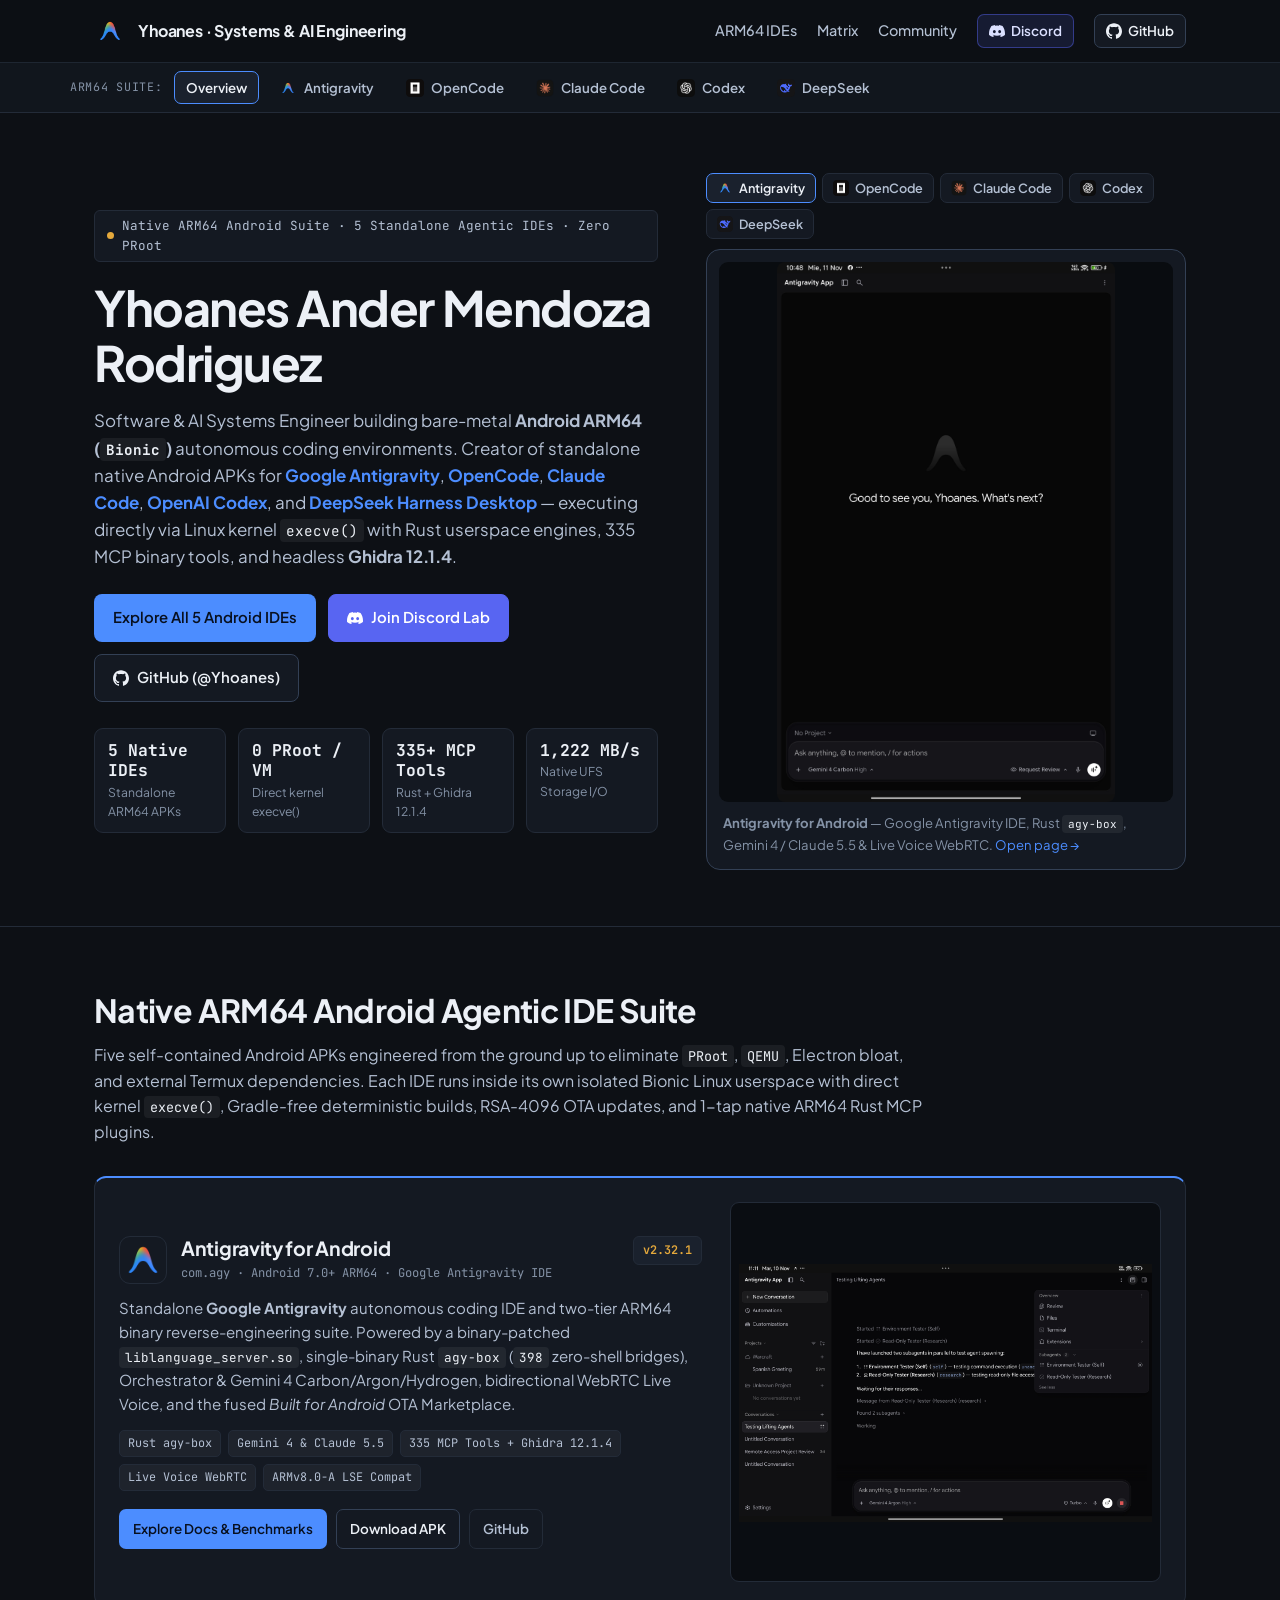
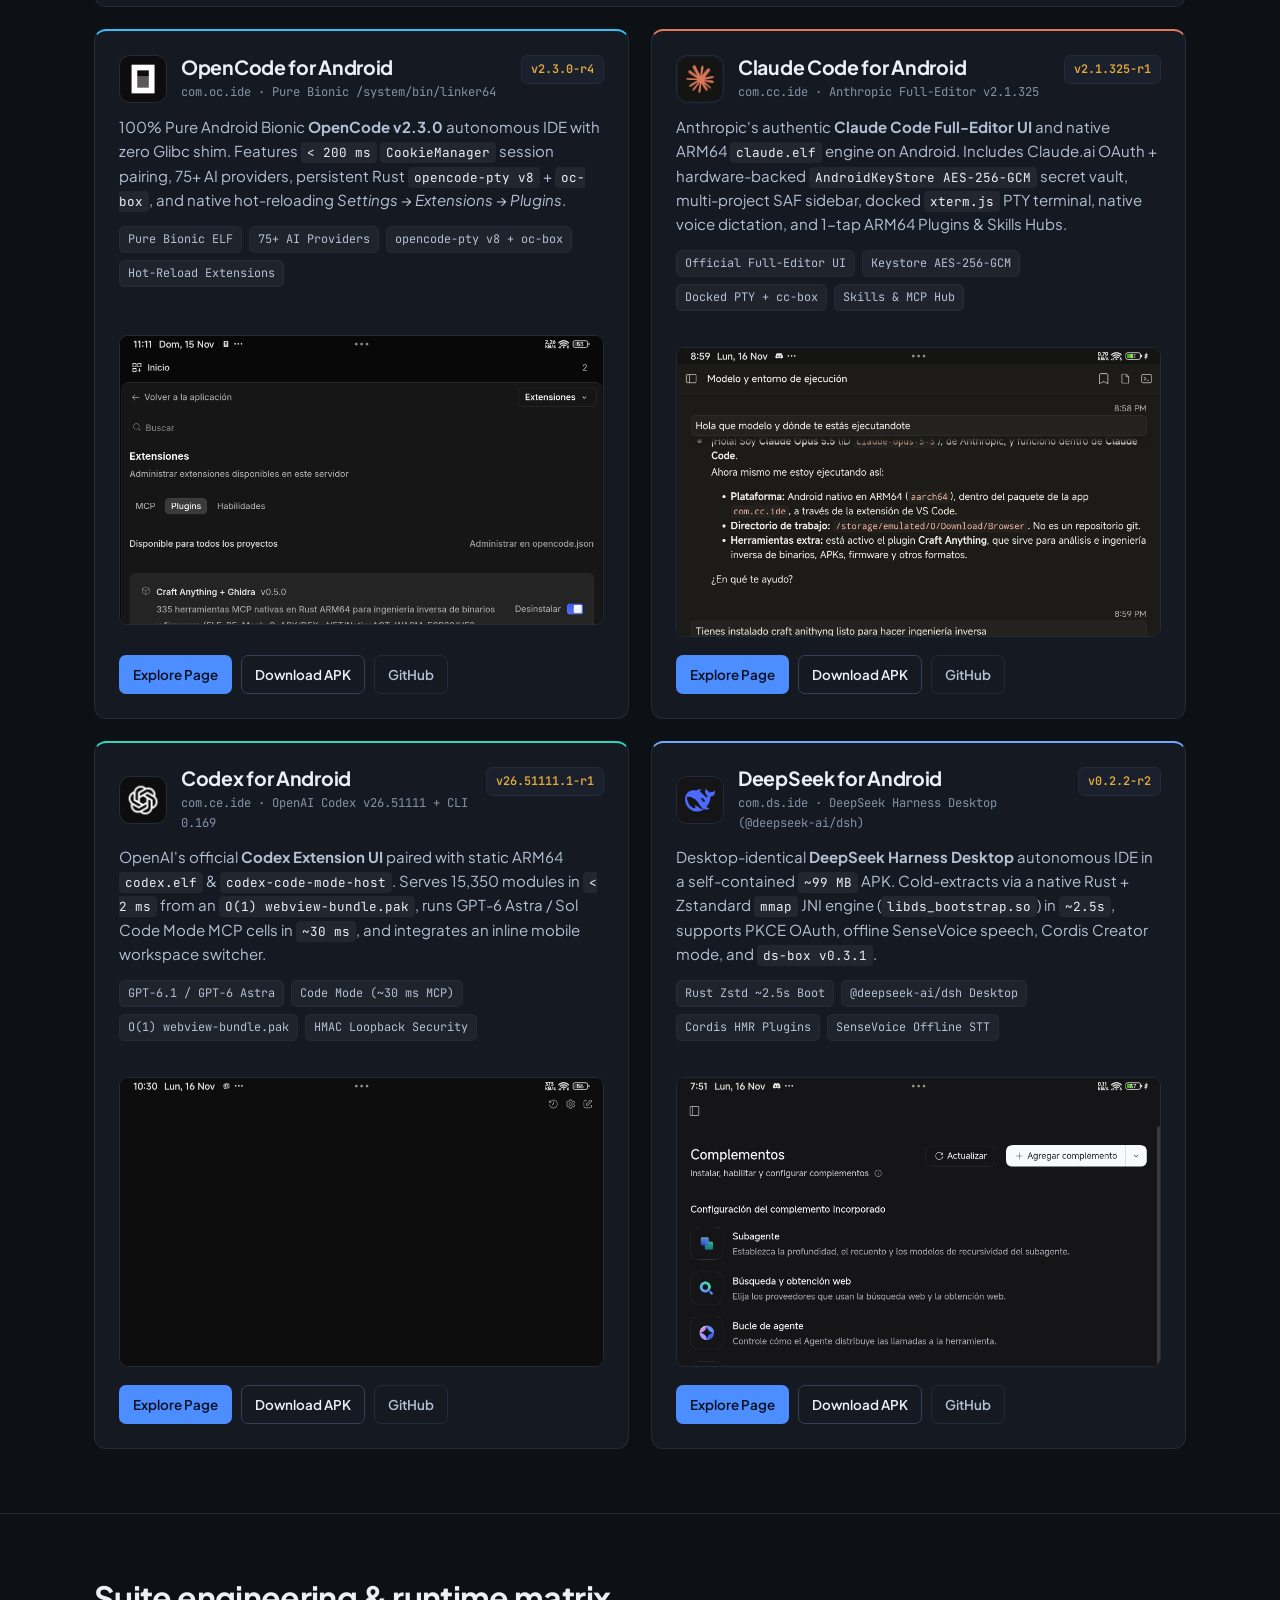
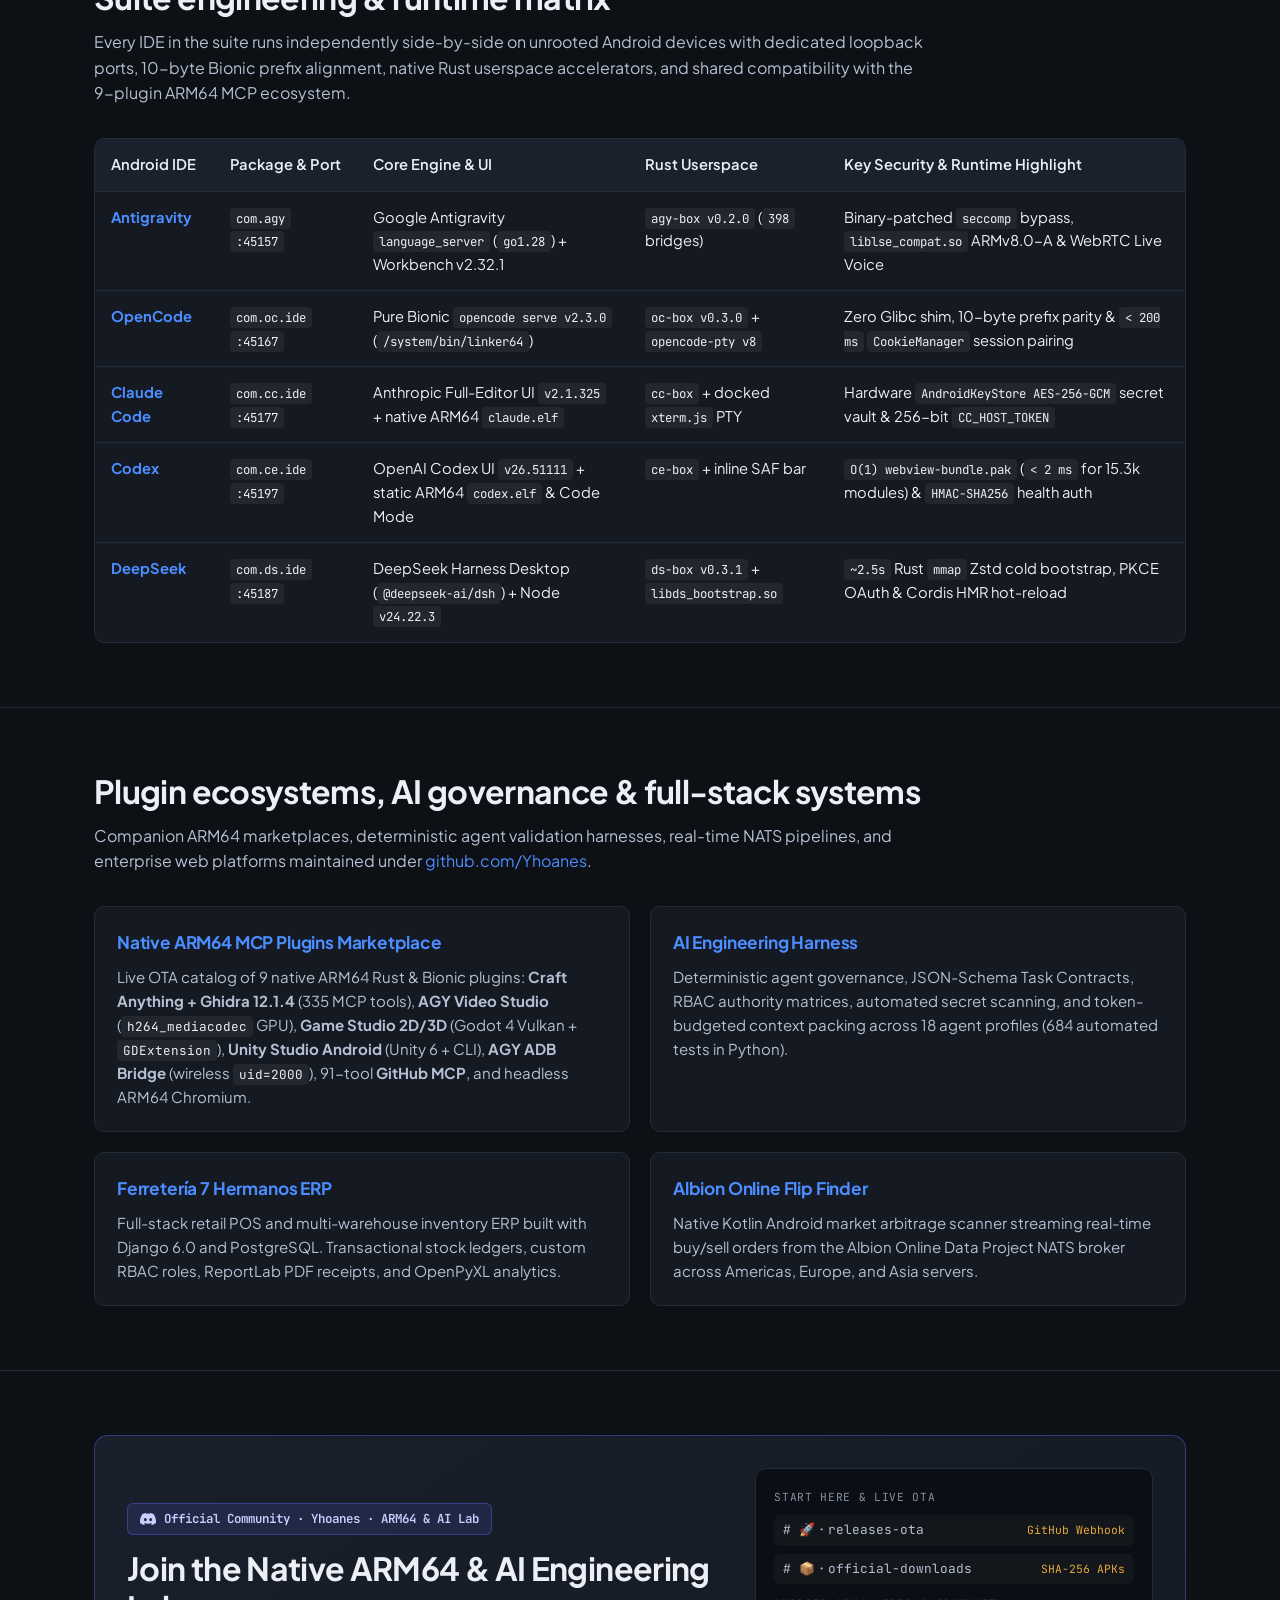
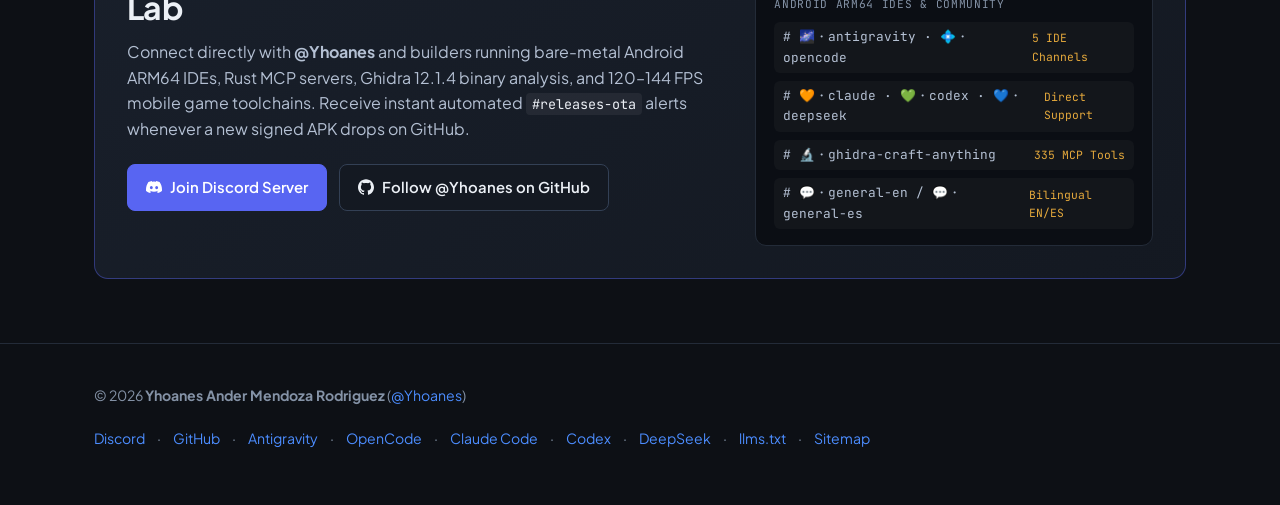
<file: index.html>
<!DOCTYPE html>
<html lang="en">
<head>
  <meta charset="utf-8" />
  <meta name="viewport" content="width=device-width, initial-scale=1" />
  <meta name="google-site-verification" content="DgvjRDzGBHEDhDBqfUjo9qhoZBdBrGkTyBmM5uWyEOc" />
  <title>Yhoanes — Native ARM64 Android Agentic IDEs (Antigravity, OpenCode, Claude Code, Codex &amp; DeepSeek)</title>
  <meta name="description" content="Official engineering hub of Yhoanes (Yhoanes Ander Mendoza Rodriguez): creator of standalone Native ARM64 Android APKs for Google Antigravity, OpenCode, Anthropic Claude Code, OpenAI Codex, and DeepSeek Harness Desktop — zero PRoot, Rust Bionic runtimes, 335 MCP binary tools &amp; Ghidra 12.1.4." />
  <meta name="keywords" content="Yhoanes, Antigravity for Android, OpenCode for Android, Claude Code for Android, Codex for Android, DeepSeek for Android, DeepSeek Desktop Android, Native ARM64 IDE APK, Bionic Linux Android, Ghidra 12.1.4 Android, Craft Anything MCP" />
  <meta name="author" content="Yhoanes Ander Mendoza Rodriguez" />
  <link rel="canonical" href="https://yhoanes.github.io/" />
  <link rel="alternate" type="text/plain" title="LLM Documentation" href="https://yhoanes.github.io/llms.txt" />
  <link rel="icon" type="image/png" href="antigravity-android/assets/logo.png" />

  <meta property="og:type" content="website" />
  <meta property="og:site_name" content="Yhoanes · Native ARM64 Systems &amp; AI Engineering" />
  <meta property="og:title" content="Yhoanes — Native ARM64 Android Suite: Antigravity, OpenCode, Claude Code, Codex &amp; DeepSeek" />
  <meta property="og:description" content="Five standalone bare-metal Android ARM64 autonomous coding IDEs engineered without PRoot or Electron: Rust Bionic runtimes, 335 MCP reverse-engineering tools, native Ghidra 12.1.4, and 1-tap OTA APKs." />
  <meta property="og:url" content="https://yhoanes.github.io/" />
  <meta property="og:image" content="https://yhoanes.github.io/antigravity-android/assets/hero_home.jpg" />

  <meta name="twitter:card" content="summary_large_image" />
  <meta name="twitter:title" content="Yhoanes — Native ARM64 Android Agentic IDE Suite" />
  <meta name="twitter:description" content="Standalone native ARM64 Android APKs for Google Antigravity, OpenCode, Claude Code, OpenAI Codex &amp; DeepSeek Desktop. Zero PRoot overhead." />
  <meta name="twitter:image" content="https://yhoanes.github.io/antigravity-android/assets/hero_home.jpg" />

  <link rel="preconnect" href="https://fonts.googleapis.com" />
  <link rel="preconnect" href="https://fonts.gstatic.com" crossorigin />
  <link href="https://fonts.googleapis.com/css2?family=JetBrains+Mono:wght@400;600&amp;family=Plus+Jakarta+Sans:wght@400;500;600;700&amp;display=swap" rel="stylesheet" />
  <link rel="stylesheet" href="styles.css" />

  <script type="application/ld+json">
  {
    "@context": "https://schema.org",
    "@graph": [
      {
        "@type": "Person",
        "@id": "https://yhoanes.github.io/#person",
        "name": "Yhoanes Ander Mendoza Rodriguez",
        "alternateName": "Yhoanes",
        "url": "https://yhoanes.github.io/",
        "sameAs": [
          "https://github.com/Yhoanes",
          "https://discord.gg/BuMGkGCtBv"
        ],
        "jobTitle": "Software & AI Systems Engineer",
        "knowsAbout": [
          "Google Antigravity",
          "OpenCode",
          "Anthropic Claude Code",
          "OpenAI Codex",
          "DeepSeek Harness Desktop",
          "Android ARM64 Bionic Systems",
          "AI Agent Orchestration & Model Context Protocol (MCP)",
          "Binary Reverse Engineering (Ghidra 12.1.4 & Rust)",
          "Django & PostgreSQL",
          "Kotlin & Java Android Engineering"
        ]
      },
      {
        "@type": "ItemList",
        "name": "Native ARM64 Android IDEs & Open-Source Software by Yhoanes",
        "itemListElement": [
          {
            "@type": "ListItem",
            "position": 1,
            "url": "https://yhoanes.github.io/antigravity-android/",
            "name": "Antigravity for Android"
          },
          {
            "@type": "ListItem",
            "position": 2,
            "url": "https://yhoanes.github.io/opencode-android/",
            "name": "OpenCode for Android"
          },
          {
            "@type": "ListItem",
            "position": 3,
            "url": "https://yhoanes.github.io/claude-android/",
            "name": "Claude Code for Android"
          },
          {
            "@type": "ListItem",
            "position": 4,
            "url": "https://yhoanes.github.io/codex-android/",
            "name": "Codex for Android"
          },
          {
            "@type": "ListItem",
            "position": 5,
            "url": "https://yhoanes.github.io/deepseek-android/",
            "name": "DeepSeek for Android (Harness Desktop)"
          },
          {
            "@type": "ListItem",
            "position": 6,
            "url": "https://github.com/Yhoanes/antigravity-android-plugins",
            "name": "Android Native ARM64 MCP Plugins Marketplace"
          },
          {
            "@type": "ListItem",
            "position": 7,
            "url": "https://github.com/Yhoanes/ai-engineering-harness",
            "name": "AI Engineering Harness"
          },
          {
            "@type": "ListItem",
            "position": 8,
            "url": "https://github.com/Yhoanes/ferreteria-7-hermanos",
            "name": "Ferretería 7 Hermanos Retail POS & Inventory ERP"
          },
          {
            "@type": "ListItem",
            "position": 9,
            "url": "https://github.com/Yhoanes/albion-flip-finder",
            "name": "Albion Online Flip Finder for Android"
          }
        ]
      }
    ]
  }
  </script>
</head>
<body>

  <header class="site-header">
    <div class="container header-inner">
      <a class="brand" href="https://yhoanes.github.io/">
        <img src="antigravity-android/assets/logo.png" alt="Yhoanes Engineering" width="32" height="32" />
        <span>Yhoanes &middot; Systems &amp; AI Engineering</span>
      </a>
      <nav class="nav-links" aria-label="Primary">
        <a href="#android-ides">ARM64 IDEs</a>
        <a href="#architecture-matrix">Matrix</a>
        <a href="#community">Community</a>
        <a class="nav-social-pill nav-social-pill--discord" href="https://discord.gg/BuMGkGCtBv" target="_blank" rel="noopener">
          <svg class="icon-svg" viewBox="0 0 24 24" aria-hidden="true"><path d="M20.317 4.37a19.791 19.791 0 0 0-4.885-1.515.074.074 0 0 0-.079.037c-.21.375-.444.864-.608 1.25a18.27 18.27 0 0 0-5.487 0 12.64 12.64 0 0 0-.617-1.25.077.077 0 0 0-.079-.037A19.736 19.736 0 0 0 3.677 4.37a.07.07 0 0 0-.032.027C.533 9.046-.32 13.58.099 18.057a.082.082 0 0 0 .031.057 19.9 19.9 0 0 0 5.993 3.03.078.078 0 0 0 .084-.028c.462-.63.874-1.295 1.226-1.994a.076.076 0 0 0-.041-.106 13.107 13.107 0 0 1-1.872-.892.077.077 0 0 1-.008-.128 10.2 10.2 0 0 0 .372-.292.074.074 0 0 1 .077-.01c3.928 1.793 8.18 1.793 12.062 0a.074.074 0 0 1 .078.01c.12.098.246.198.373.292a.077.077 0 0 1-.006.127 12.299 12.299 0 0 1-1.873.892.077.077 0 0 0-.041.107c.36.698.772 1.362 1.225 1.993a.076.076 0 0 0 .084.028 19.839 19.839 0 0 0 6.002-3.03.077.077 0 0 0 .032-.054c.5-5.177-.838-9.674-3.549-13.66a.061.061 0 0 0-.031-.03zM8.02 15.33c-1.183 0-2.157-1.085-2.157-2.419 0-1.333.956-2.419 2.157-2.419 1.21 0 2.176 1.096 2.157 2.42 0 1.333-.956 2.418-2.157 2.418zm7.975 0c-1.183 0-2.157-1.085-2.157-2.419 0-1.333.955-2.419 2.157-2.419 1.21 0 2.176 1.096 2.157 2.42 0 1.333-.946 2.418-2.157 2.418z"/></svg> Discord
        </a>
        <a class="nav-social-pill" href="https://github.com/Yhoanes" target="_blank" rel="noopener">
          <svg class="icon-svg" viewBox="0 0 24 24" aria-hidden="true"><path d="M12 .297c-6.63 0-12 5.373-12 12 0 5.303 3.438 9.8 8.205 11.385.6.113.82-.258.82-.577 0-.285-.01-1.04-.015-2.04-3.338.724-4.042-1.61-4.042-1.61C4.422 18.07 3.633 17.7 3.633 17.7c-1.087-.744.084-.729.084-.729 1.205.084 1.838 1.236 1.838 1.236 1.07 1.835 2.809 1.305 3.495.998.108-.776.417-1.305.76-1.605-2.665-.3-5.466-1.332-5.466-5.93 0-1.31.465-2.38 1.235-3.22-.135-.303-.54-1.523.105-3.176 0 0 1.005-.322 3.3 1.23.96-.267 1.98-.399 3-.405 1.02.006 2.04.138 3 .405 2.28-1.552 3.285-1.23 3.285-1.23.645 1.653.24 2.873.12 3.176.765.84 1.23 1.91 1.23 3.22 0 4.61-2.805 5.625-5.475 5.92.42.36.81 1.096.81 2.22 0 1.606-.015 2.896-.015 3.286 0 .315.21.69.825.57C20.565 22.092 24 17.592 24 12.297c0-6.627-5.373-12-12-12"/></svg> GitHub
        </a>
      </nav>
    </div>
    <div class="suite-bar">
      <div class="container suite-bar-inner" aria-label="Android ARM64 IDE Suite">
        <span class="suite-label">ARM64 Suite:</span>
        <a class="suite-pill" href="https://yhoanes.github.io/" aria-current="page">Overview</a>
        <a class="suite-pill" href="antigravity-android/">
          <img src="antigravity-android/assets/logo.png" alt="" width="18" height="18" />
          Antigravity
        </a>
        <a class="suite-pill" href="opencode-android/">
          <img src="opencode-android/assets/logo.png" alt="" width="18" height="18" />
          OpenCode
        </a>
        <a class="suite-pill" href="claude-android/">
          <img src="claude-android/assets/logo.png" alt="" width="18" height="18" />
          Claude Code
        </a>
        <a class="suite-pill" href="codex-android/">
          <img src="codex-android/assets/logo.png" alt="" width="18" height="18" />
          Codex
        </a>
        <a class="suite-pill" href="deepseek-android/">
          <img src="deepseek-android/assets/logo.png" alt="" width="18" height="18" />
          DeepSeek
        </a>
      </div>
    </div>
  </header>

  <main>
    <!-- Hero -->
    <section class="hero">
      <div class="container hero-grid">
        <div>
          <div class="version-pill">
            <span class="version-dot" aria-hidden="true"></span>
            <span>Native ARM64 Android Suite &middot; 5 Standalone Agentic IDEs &middot; Zero PRoot</span>
          </div>
          <h1>Yhoanes Ander Mendoza Rodriguez</h1>
          <p class="hero-lead">
            Software &amp; AI Systems Engineer building bare-metal <strong>Android ARM64 (<code>Bionic</code>)</strong> autonomous coding environments. Creator of standalone native Android APKs for <a href="antigravity-android/"><strong>Google Antigravity</strong></a>, <a href="opencode-android/"><strong>OpenCode</strong></a>, <a href="claude-android/"><strong>Claude Code</strong></a>, <a href="codex-android/"><strong>OpenAI Codex</strong></a>, and <a href="deepseek-android/"><strong>DeepSeek Harness Desktop</strong></a> — executing directly via Linux kernel <code>execve()</code> with Rust userspace engines, 335 MCP binary tools, and headless <strong>Ghidra 12.1.4</strong>.
          </p>
          <div class="cta-row">
            <a class="btn btn-primary" href="#android-ides">
              Explore All 5 Android IDEs
            </a>
            <a class="btn btn-discord" href="https://discord.gg/BuMGkGCtBv" target="_blank" rel="noopener">
              <svg class="icon-svg" viewBox="0 0 24 24" aria-hidden="true"><path d="M20.317 4.37a19.791 19.791 0 0 0-4.885-1.515.074.074 0 0 0-.079.037c-.21.375-.444.864-.608 1.25a18.27 18.27 0 0 0-5.487 0 12.64 12.64 0 0 0-.617-1.25.077.077 0 0 0-.079-.037A19.736 19.736 0 0 0 3.677 4.37a.07.07 0 0 0-.032.027C.533 9.046-.32 13.58.099 18.057a.082.082 0 0 0 .031.057 19.9 19.9 0 0 0 5.993 3.03.078.078 0 0 0 .084-.028c.462-.63.874-1.295 1.226-1.994a.076.076 0 0 0-.041-.106 13.107 13.107 0 0 1-1.872-.892.077.077 0 0 1-.008-.128 10.2 10.2 0 0 0 .372-.292.074.074 0 0 1 .077-.01c3.928 1.793 8.18 1.793 12.062 0a.074.074 0 0 1 .078.01c.12.098.246.198.373.292a.077.077 0 0 1-.006.127 12.299 12.299 0 0 1-1.873.892.077.077 0 0 0-.041.107c.36.698.772 1.362 1.225 1.993a.076.076 0 0 0 .084.028 19.839 19.839 0 0 0 6.002-3.03.077.077 0 0 0 .032-.054c.5-5.177-.838-9.674-3.549-13.66a.061.061 0 0 0-.031-.03zM8.02 15.33c-1.183 0-2.157-1.085-2.157-2.419 0-1.333.956-2.419 2.157-2.419 1.21 0 2.176 1.096 2.157 2.42 0 1.333-.956 2.418-2.157 2.418zm7.975 0c-1.183 0-2.157-1.085-2.157-2.419 0-1.333.955-2.419 2.157-2.419 1.21 0 2.176 1.096 2.157 2.42 0 1.333-.946 2.418-2.157 2.418z"/></svg> Join Discord Lab
            </a>
            <a class="btn btn-secondary" href="https://github.com/Yhoanes" target="_blank" rel="noopener">
              <svg class="icon-svg" viewBox="0 0 24 24" aria-hidden="true"><path d="M12 .297c-6.63 0-12 5.373-12 12 0 5.303 3.438 9.8 8.205 11.385.6.113.82-.258.82-.577 0-.285-.01-1.04-.015-2.04-3.338.724-4.042-1.61-4.042-1.61C4.422 18.07 3.633 17.7 3.633 17.7c-1.087-.744.084-.729.084-.729 1.205.084 1.838 1.236 1.838 1.236 1.07 1.835 2.809 1.305 3.495.998.108-.776.417-1.305.76-1.605-2.665-.3-5.466-1.332-5.466-5.93 0-1.31.465-2.38 1.235-3.22-.135-.303-.54-1.523.105-3.176 0 0 1.005-.322 3.3 1.23.96-.267 1.98-.399 3-.405 1.02.006 2.04.138 3 .405 2.28-1.552 3.285-1.23 3.285-1.23.645 1.653.24 2.873.12 3.176.765.84 1.23 1.91 1.23 3.22 0 4.61-2.805 5.625-5.475 5.92.42.36.81 1.096.81 2.22 0 1.606-.015 2.896-.015 3.286 0 .315.21.69.825.57C20.565 22.092 24 17.592 24 12.297c0-6.627-5.373-12-12-12"/></svg> GitHub (@Yhoanes)
            </a>
          </div>

          <div class="stats-strip" aria-label="Suite engineering highlights">
            <div class="stat-chip">
              <strong>5 Native IDEs</strong>
              <span>Standalone ARM64 APKs</span>
            </div>
            <div class="stat-chip">
              <strong>0 PRoot / VM</strong>
              <span>Direct kernel execve()</span>
            </div>
            <div class="stat-chip">
              <strong>335+ MCP Tools</strong>
              <span>Rust + Ghidra 12.1.4</span>
            </div>
            <div class="stat-chip">
              <strong>1,222 MB/s</strong>
              <span>Native UFS Storage I/O</span>
            </div>
          </div>
        </div>

        <div>
          <div class="hero-preview-tabs" role="tablist" aria-label="Preview Android IDEs">
            <button type="button" class="preview-pill" role="tab" aria-selected="true" aria-controls="hero-panel-agy" id="hero-tab-agy">
              <img src="antigravity-android/assets/logo.png" alt="" width="16" height="16" /> Antigravity
            </button>
            <button type="button" class="preview-pill" role="tab" aria-selected="false" aria-controls="hero-panel-oc" id="hero-tab-oc">
              <img src="opencode-android/assets/logo.png" alt="" width="16" height="16" /> OpenCode
            </button>
            <button type="button" class="preview-pill" role="tab" aria-selected="false" aria-controls="hero-panel-cc" id="hero-tab-cc">
              <img src="claude-android/assets/logo.png" alt="" width="16" height="16" /> Claude Code
            </button>
            <button type="button" class="preview-pill" role="tab" aria-selected="false" aria-controls="hero-panel-ce" id="hero-tab-ce">
              <img src="codex-android/assets/logo.png" alt="" width="16" height="16" /> Codex
            </button>
            <button type="button" class="preview-pill" role="tab" aria-selected="false" aria-controls="hero-panel-ds" id="hero-tab-ds">
              <img src="deepseek-android/assets/logo.png" alt="" width="16" height="16" /> DeepSeek
            </button>
          </div>

          <div class="device-frame tab-panel" id="hero-panel-agy" role="tabpanel" aria-labelledby="hero-tab-agy">
            <a class="device-screen" href="antigravity-android/" aria-label="Open Antigravity for Android documentation">
              <img src="antigravity-android/assets/hero_home.jpg" alt="Antigravity for Android autonomous workspace" width="1800" height="2880" />
            </a>
            <p class="device-caption">
              <strong>Antigravity for Android</strong> — Google Antigravity IDE, Rust <code>agy-box</code>, Gemini 4 / Claude 5.5 &amp; Live Voice WebRTC. <a href="antigravity-android/">Open page &rarr;</a>
            </p>
          </div>

          <div class="device-frame tab-panel" id="hero-panel-oc" role="tabpanel" aria-labelledby="hero-tab-oc" hidden>
            <a class="device-screen" href="opencode-android/" aria-label="Open OpenCode for Android documentation">
              <img src="opencode-android/assets/hero_session.jpg" alt="OpenCode for Android pure Bionic ARM64 session" width="1800" height="2880" loading="lazy" />
            </a>
            <p class="device-caption">
              <strong>OpenCode for Android</strong> — Pure Bionic <code>/system/bin/linker64</code> OpenCode v2.3.0 engine, 75+ AI providers &amp; Rust <code>oc-box</code>. <a href="opencode-android/">Open page &rarr;</a>
            </p>
          </div>

          <div class="device-frame tab-panel" id="hero-panel-cc" role="tabpanel" aria-labelledby="hero-tab-cc" hidden>
            <a class="device-screen" href="claude-android/" aria-label="Open Claude Code for Android documentation">
              <img src="claude-android/assets/hero_session.jpg" alt="Claude Code for Android Full-Editor UI session" width="1800" height="2880" loading="lazy" />
            </a>
            <p class="device-caption">
              <strong>Claude Code for Android</strong> — Official Anthropic Full-Editor UI, Keystore <code>AES-256-GCM</code> vault, docked PTY &amp; 1-Tap MCP Hub. <a href="claude-android/">Open page &rarr;</a>
            </p>
          </div>

          <div class="device-frame tab-panel" id="hero-panel-ce" role="tabpanel" aria-labelledby="hero-tab-ce" hidden>
            <a class="device-screen" href="codex-android/" aria-label="Open Codex for Android documentation">
              <img src="codex-android/assets/hero_session.jpg" alt="Codex for Android GPT-6 Astra session" width="1800" height="2880" loading="lazy" />
            </a>
            <p class="device-caption">
              <strong>Codex for Android</strong> — Official OpenAI Codex UI, static ARM64 <code>codex</code> + Code Mode, <code>O(1) webview-bundle.pak</code> &amp; GPT-6 Astra. <a href="codex-android/">Open page &rarr;</a>
            </p>
          </div>

          <div class="device-frame tab-panel" id="hero-panel-ds" role="tabpanel" aria-labelledby="hero-tab-ds" hidden>
            <a class="device-screen" href="deepseek-android/" aria-label="Open DeepSeek for Android documentation">
              <img src="deepseek-android/assets/hero_workspace.jpg" alt="DeepSeek Harness Desktop running natively on Android ARM64" width="1800" height="2880" loading="lazy" />
            </a>
            <p class="device-caption">
              <strong>DeepSeek for Android</strong> — Authentic <code>@deepseek-ai/dsh</code> Desktop workspace, <code>~2.5s</code> Rust Zstd JNI bootstrap &amp; Cordis HMR plugins. <a href="deepseek-android/">Open page &rarr;</a>
            </p>
          </div>
        </div>
      </div>
    </section>

    <!-- Flagship 5 Native ARM64 Android IDEs -->
    <section class="section" id="android-ides">
      <div class="container">
        <h2>Native ARM64 Android Agentic IDE Suite</h2>
        <p class="section-intro">
          Five self-contained Android APKs engineered from the ground up to eliminate <code>PRoot</code>, <code>QEMU</code>, Electron bloat, and external Termux dependencies. Each IDE runs inside its own isolated Bionic Linux userspace with direct kernel <code>execve()</code>, Gradle-free deterministic builds, RSA-4096 OTA updates, and 1-tap native ARM64 Rust MCP plugins.
        </p>

        <div class="ide-suite-grid">
          <!-- 1. Antigravity for Android (Featured Full-Span Split) -->
          <article class="ide-card ide-card--featured">
            <div>
              <div class="ide-card-head">
                <div class="ide-identity">
                  <img src="antigravity-android/assets/logo.png" alt="Antigravity for Android icon" width="48" height="48" />
                  <div>
                    <h3><a href="antigravity-android/">Antigravity for Android</a></h3>
                    <span class="ide-submeta">com.agy &middot; Android 7.0+ ARM64 &middot; Google Antigravity IDE</span>
                  </div>
                </div>
                <span class="release-tag" data-release-badge="Yhoanes/antigravity-android">v2.32.1</span>
              </div>
              <p class="ide-desc">
                Standalone <strong>Google Antigravity</strong> autonomous coding IDE and two-tier ARM64 binary reverse-engineering suite. Powered by a binary-patched <code>liblanguage_server.so</code>, single-binary Rust <code>agy-box</code> (<code>398</code> zero-shell bridges), Orchestrator &amp; Gemini 4 Carbon/Argon/Hydrogen, bidirectional WebRTC Live Voice, and the fused <em>Built for Android</em> OTA Marketplace.
              </p>
              <div class="tag-row">
                <span class="tech-tag">Rust agy-box</span>
                <span class="tech-tag">Gemini 4 &amp; Claude 5.5</span>
                <span class="tech-tag">335 MCP Tools + Ghidra 12.1.4</span>
                <span class="tech-tag">Live Voice WebRTC</span>
                <span class="tech-tag">ARMv8.0-A LSE Compat</span>
              </div>
              <div class="ide-actions">
                <a class="btn btn-primary btn-sm" href="antigravity-android/">Explore Docs &amp; Benchmarks</a>
                <a class="btn btn-secondary btn-sm" data-release-dl="Yhoanes/antigravity-android" href="https://github.com/Yhoanes/antigravity-android/releases/latest">Download APK</a>
                <a class="btn btn-ghost btn-sm" href="https://github.com/Yhoanes/antigravity-android">GitHub</a>
              </div>
            </div>
            <a class="ide-shot-link" href="antigravity-android/" aria-label="Antigravity for Android screenshot">
              <img src="antigravity-android/assets/workspace_subagents.jpg" alt="Antigravity for Android multi-agent workspace" width="2880" height="1800" loading="lazy" />
            </a>
          </article>

          <!-- 2. OpenCode for Android -->
          <article class="ide-card ide-card--opencode">
            <div>
              <div class="ide-card-head">
                <div class="ide-identity">
                  <img src="opencode-android/assets/logo.png" alt="OpenCode for Android icon" width="48" height="48" />
                  <div>
                    <h3><a href="opencode-android/">OpenCode for Android</a></h3>
                    <span class="ide-submeta">com.oc.ide &middot; Pure Bionic /system/bin/linker64</span>
                  </div>
                </div>
                <span class="release-tag" data-release-badge="Yhoanes/opencode-android">v2.3.0-r4</span>
              </div>
              <p class="ide-desc">
                100% Pure Android Bionic <strong>OpenCode v2.3.0</strong> autonomous IDE with zero Glibc shim. Features <code>&lt; 200 ms</code> <code>CookieManager</code> session pairing, 75+ AI providers, persistent Rust <code>opencode-pty v8</code> + <code>oc-box</code>, and native hot-reloading <em>Settings &rarr; Extensions &rarr; Plugins</em>.
              </p>
              <div class="tag-row">
                <span class="tech-tag">Pure Bionic ELF</span>
                <span class="tech-tag">75+ AI Providers</span>
                <span class="tech-tag">opencode-pty v8 + oc-box</span>
                <span class="tech-tag">Hot-Reload Extensions</span>
              </div>
            </div>
            <a class="ide-shot-link" href="opencode-android/" aria-label="OpenCode for Android screenshot">
              <img src="opencode-android/assets/extensions_plugins.jpg" alt="OpenCode for Android native Extensions Plugins catalog" width="1800" height="2880" loading="lazy" />
            </a>
            <div class="ide-actions">
              <a class="btn btn-primary btn-sm" href="opencode-android/">Explore Page</a>
              <a class="btn btn-secondary btn-sm" data-release-dl="Yhoanes/opencode-android" href="https://github.com/Yhoanes/opencode-android/releases/latest">Download APK</a>
              <a class="btn btn-ghost btn-sm" href="https://github.com/Yhoanes/opencode-android">GitHub</a>
            </div>
          </article>

          <!-- 3. Claude Code for Android -->
          <article class="ide-card ide-card--claude">
            <div>
              <div class="ide-card-head">
                <div class="ide-identity">
                  <img src="claude-android/assets/logo.png" alt="Claude Code for Android icon" width="48" height="48" />
                  <div>
                    <h3><a href="claude-android/">Claude Code for Android</a></h3>
                    <span class="ide-submeta">com.cc.ide &middot; Anthropic Full-Editor v2.1.325</span>
                  </div>
                </div>
                <span class="release-tag" data-release-badge="Yhoanes/claude-android">v2.1.325-r1</span>
              </div>
              <p class="ide-desc">
                Anthropic's authentic <strong>Claude Code Full-Editor UI</strong> and native ARM64 <code>claude.elf</code> engine on Android. Includes Claude.ai OAuth + hardware-backed <code>AndroidKeyStore AES-256-GCM</code> secret vault, multi-project SAF sidebar, docked <code>xterm.js</code> PTY terminal, native voice dictation, and 1-tap ARM64 Plugins &amp; Skills Hubs.
              </p>
              <div class="tag-row">
                <span class="tech-tag">Official Full-Editor UI</span>
                <span class="tech-tag">Keystore AES-256-GCM</span>
                <span class="tech-tag">Docked PTY + cc-box</span>
                <span class="tech-tag">Skills &amp; MCP Hub</span>
              </div>
            </div>
            <a class="ide-shot-link" href="claude-android/" aria-label="Claude Code for Android screenshot">
              <img src="claude-android/assets/hero_session.jpg" alt="Claude Code for Android live agent session" width="1800" height="2880" loading="lazy" />
            </a>
            <div class="ide-actions">
              <a class="btn btn-primary btn-sm" href="claude-android/">Explore Page</a>
              <a class="btn btn-secondary btn-sm" data-release-dl="Yhoanes/claude-android" href="https://github.com/Yhoanes/claude-android/releases/latest">Download APK</a>
              <a class="btn btn-ghost btn-sm" href="https://github.com/Yhoanes/claude-android">GitHub</a>
            </div>
          </article>

          <!-- 4. Codex for Android -->
          <article class="ide-card ide-card--codex">
            <div>
              <div class="ide-card-head">
                <div class="ide-identity">
                  <img src="codex-android/assets/logo.png" alt="Codex for Android icon" width="48" height="48" />
                  <div>
                    <h3><a href="codex-android/">Codex for Android</a></h3>
                    <span class="ide-submeta">com.ce.ide &middot; OpenAI Codex v26.51111 + CLI 0.169</span>
                  </div>
                </div>
                <span class="release-tag" data-release-badge="Yhoanes/codex-android">v26.51111.1-r1</span>
              </div>
              <p class="ide-desc">
                OpenAI's official <strong>Codex Extension UI</strong> paired with static ARM64 <code>codex.elf</code> &amp; <code>codex-code-mode-host</code>. Serves 15,350 modules in <code>&lt; 2 ms</code> from an <code>O(1) webview-bundle.pak</code>, runs GPT-6 Astra / Sol Code Mode MCP cells in <code>~30 ms</code>, and integrates an inline mobile workspace switcher.
              </p>
              <div class="tag-row">
                <span class="tech-tag">GPT-6.1 / GPT-6 Astra</span>
                <span class="tech-tag">Code Mode (~30 ms MCP)</span>
                <span class="tech-tag">O(1) webview-bundle.pak</span>
                <span class="tech-tag">HMAC Loopback Security</span>
              </div>
            </div>
            <a class="ide-shot-link" href="codex-android/" aria-label="Codex for Android screenshot">
              <img src="codex-android/assets/models_and_workspace.jpg" alt="Codex for Android GPT-6 model selector and inline workspace" width="1800" height="2880" loading="lazy" />
            </a>
            <div class="ide-actions">
              <a class="btn btn-primary btn-sm" href="codex-android/">Explore Page</a>
              <a class="btn btn-secondary btn-sm" data-release-dl="Yhoanes/codex-android" href="https://github.com/Yhoanes/codex-android/releases/latest">Download APK</a>
              <a class="btn btn-ghost btn-sm" href="https://github.com/Yhoanes/codex-android">GitHub</a>
            </div>
          </article>

          <!-- 5. DeepSeek for Android -->
          <article class="ide-card ide-card--deepseek">
            <div>
              <div class="ide-card-head">
                <div class="ide-identity">
                  <img src="deepseek-android/assets/logo.png" alt="DeepSeek for Android icon" width="48" height="48" />
                  <div>
                    <h3><a href="deepseek-android/">DeepSeek for Android</a></h3>
                    <span class="ide-submeta">com.ds.ide &middot; DeepSeek Harness Desktop (@deepseek-ai/dsh)</span>
                  </div>
                </div>
                <span class="release-tag" data-release-badge="Yhoanes/deepseek-android">v0.2.2-r2</span>
              </div>
              <p class="ide-desc">
                Desktop-identical <strong>DeepSeek Harness Desktop</strong> autonomous IDE in a self-contained <code>~99 MB</code> APK. Cold-extracts via a native Rust + Zstandard <code>mmap</code> JNI engine (<code>libds_bootstrap.so</code>) in <code>~2.5s</code>, supports PKCE OAuth, offline SenseVoice speech, Cordis Creator mode, and <code>ds-box v0.3.1</code>.
              </p>
              <div class="tag-row">
                <span class="tech-tag">Rust Zstd ~2.5s Boot</span>
                <span class="tech-tag">@deepseek-ai/dsh Desktop</span>
                <span class="tech-tag">Cordis HMR Plugins</span>
                <span class="tech-tag">SenseVoice Offline STT</span>
              </div>
            </div>
            <a class="ide-shot-link" href="deepseek-android/" aria-label="DeepSeek for Android screenshot">
              <img src="deepseek-android/assets/plugins_android_arm64.jpg" alt="DeepSeek for Android native ARM64 plugins hub" width="1800" height="2880" loading="lazy" />
            </a>
            <div class="ide-actions">
              <a class="btn btn-primary btn-sm" href="deepseek-android/">Explore Page</a>
              <a class="btn btn-secondary btn-sm" data-release-dl="Yhoanes/deepseek-android" href="https://github.com/Yhoanes/deepseek-android/releases/latest">Download APK</a>
              <a class="btn btn-ghost btn-sm" href="https://github.com/Yhoanes/deepseek-android">GitHub</a>
            </div>
          </article>
        </div>
      </div>
    </section>

    <!-- Architecture Comparison Matrix across all 5 IDEs -->
    <section class="section" id="architecture-matrix">
      <div class="container">
        <h2>Suite engineering &amp; runtime matrix</h2>
        <p class="section-intro">
          Every IDE in the suite runs independently side-by-side on unrooted Android devices with dedicated loopback ports, 10-byte Bionic prefix alignment, native Rust userspace accelerators, and shared compatibility with the 9-plugin ARM64 MCP ecosystem.
        </p>

        <div class="table-wrap">
          <table>
            <thead>
              <tr>
                <th>Android IDE</th>
                <th>Package &amp; Port</th>
                <th>Core Engine &amp; UI</th>
                <th>Rust Userspace</th>
                <th>Key Security &amp; Runtime Highlight</th>
              </tr>
            </thead>
            <tbody>
              <tr>
                <td><strong><a href="antigravity-android/">Antigravity</a></strong></td>
                <td><code>com.agy</code><br /><code>:45157</code></td>
                <td>Google Antigravity <code>language_server</code> (<code>go1.28</code>) + Workbench v2.32.1</td>
                <td><code>agy-box v0.2.0</code> (<code>398</code> bridges)</td>
                <td>Binary-patched <code>seccomp</code> bypass, <code>liblse_compat.so</code> ARMv8.0-A &amp; WebRTC Live Voice</td>
              </tr>
              <tr>
                <td><strong><a href="opencode-android/">OpenCode</a></strong></td>
                <td><code>com.oc.ide</code><br /><code>:45167</code></td>
                <td>Pure Bionic <code>opencode serve v2.3.0</code> (<code>/system/bin/linker64</code>)</td>
                <td><code>oc-box v0.3.0</code> + <code>opencode-pty v8</code></td>
                <td>Zero Glibc shim, 10-byte prefix parity &amp; <code>&lt; 200 ms</code> <code>CookieManager</code> session pairing</td>
              </tr>
              <tr>
                <td><strong><a href="claude-android/">Claude Code</a></strong></td>
                <td><code>com.cc.ide</code><br /><code>:45177</code></td>
                <td>Anthropic Full-Editor UI <code>v2.1.325</code> + native ARM64 <code>claude.elf</code></td>
                <td><code>cc-box</code> + docked <code>xterm.js</code> PTY</td>
                <td>Hardware <code>AndroidKeyStore AES-256-GCM</code> secret vault &amp; 256-bit <code>CC_HOST_TOKEN</code></td>
              </tr>
              <tr>
                <td><strong><a href="codex-android/">Codex</a></strong></td>
                <td><code>com.ce.ide</code><br /><code>:45197</code></td>
                <td>OpenAI Codex UI <code>v26.51111</code> + static ARM64 <code>codex.elf</code> &amp; Code Mode</td>
                <td><code>ce-box</code> + inline SAF bar</td>
                <td><code>O(1) webview-bundle.pak</code> (<code>&lt; 2 ms</code> for 15.3k modules) &amp; <code>HMAC-SHA256</code> health auth</td>
              </tr>
              <tr>
                <td><strong><a href="deepseek-android/">DeepSeek</a></strong></td>
                <td><code>com.ds.ide</code><br /><code>:45187</code></td>
                <td>DeepSeek Harness Desktop (<code>@deepseek-ai/dsh</code>) + Node <code>v24.22.3</code></td>
                <td><code>ds-box v0.3.1</code> + <code>libds_bootstrap.so</code></td>
                <td><code>~2.5s</code> Rust <code>mmap</code> Zstd cold bootstrap, PKCE OAuth &amp; Cordis HMR hot-reload</td>
              </tr>
            </tbody>
          </table>
        </div>
      </div>
    </section>

    <!-- Ecosystems, Governance & Enterprise Open Source -->
    <section class="section" id="projects">
      <div class="container">
        <h2>Plugin ecosystems, AI governance &amp; full-stack systems</h2>
        <p class="section-intro">
          Companion ARM64 marketplaces, deterministic agent validation harnesses, real-time NATS pipelines, and enterprise web platforms maintained under <a href="https://github.com/Yhoanes">github.com/Yhoanes</a>.
        </p>

        <div class="spec-grid">
          <div class="spec-block">
            <h3><a href="https://github.com/Yhoanes/antigravity-android-plugins">Native ARM64 MCP Plugins Marketplace</a></h3>
            <p>Live OTA catalog of 9 native ARM64 Rust &amp; Bionic plugins: <strong>Craft Anything + Ghidra 12.1.4</strong> (335 MCP tools), <strong>AGY Video Studio</strong> (<code>h264_mediacodec</code> GPU), <strong>Game Studio 2D/3D</strong> (Godot 4 Vulkan + <code>GDExtension</code>), <strong>Unity Studio Android</strong> (Unity 6 + CLI), <strong>AGY ADB Bridge</strong> (wireless <code>uid=2000</code>), 91-tool <strong>GitHub MCP</strong>, and headless ARM64 Chromium.</p>
          </div>

          <div class="spec-block">
            <h3><a href="https://github.com/Yhoanes/ai-engineering-harness">AI Engineering Harness</a></h3>
            <p>Deterministic agent governance, JSON-Schema Task Contracts, RBAC authority matrices, automated secret scanning, and token-budgeted context packing across 18 agent profiles (684 automated tests in Python).</p>
          </div>

          <div class="spec-block">
            <h3><a href="https://github.com/Yhoanes/ferreteria-7-hermanos">Ferretería 7 Hermanos ERP</a></h3>
            <p>Full-stack retail POS and multi-warehouse inventory ERP built with Django 6.0 and PostgreSQL. Transactional stock ledgers, custom RBAC roles, ReportLab PDF receipts, and OpenPyXL analytics.</p>
          </div>

          <div class="spec-block">
            <h3><a href="https://github.com/Yhoanes/albion-flip-finder">Albion Online Flip Finder</a></h3>
            <p>Native Kotlin Android market arbitrage scanner streaming real-time buy/sell orders from the Albion Online Data Project NATS broker across Americas, Europe, and Asia servers.</p>
          </div>
        </div>
      </div>
    </section>
    <!-- Official Discord & GitHub Community Section -->
    <section class="section" id="community">
      <div class="container">
        <div class="community-card">
          <div>
            <div class="community-badge">
              <svg class="icon-svg" viewBox="0 0 24 24" aria-hidden="true"><path d="M20.317 4.37a19.791 19.791 0 0 0-4.885-1.515.074.074 0 0 0-.079.037c-.21.375-.444.864-.608 1.25a18.27 18.27 0 0 0-5.487 0 12.64 12.64 0 0 0-.617-1.25.077.077 0 0 0-.079-.037A19.736 19.736 0 0 0 3.677 4.37a.07.07 0 0 0-.032.027C.533 9.046-.32 13.58.099 18.057a.082.082 0 0 0 .031.057 19.9 19.9 0 0 0 5.993 3.03.078.078 0 0 0 .084-.028c.462-.63.874-1.295 1.226-1.994a.076.076 0 0 0-.041-.106 13.107 13.107 0 0 1-1.872-.892.077.077 0 0 1-.008-.128 10.2 10.2 0 0 0 .372-.292.074.074 0 0 1 .077-.01c3.928 1.793 8.18 1.793 12.062 0a.074.074 0 0 1 .078.01c.12.098.246.198.373.292a.077.077 0 0 1-.006.127 12.299 12.299 0 0 1-1.873.892.077.077 0 0 0-.041.107c.36.698.772 1.362 1.225 1.993a.076.076 0 0 0 .084.028 19.839 19.839 0 0 0 6.002-3.03.077.077 0 0 0 .032-.054c.5-5.177-.838-9.674-3.549-13.66a.061.061 0 0 0-.031-.03zM8.02 15.33c-1.183 0-2.157-1.085-2.157-2.419 0-1.333.956-2.419 2.157-2.419 1.21 0 2.176 1.096 2.157 2.42 0 1.333-.956 2.418-2.157 2.418zm7.975 0c-1.183 0-2.157-1.085-2.157-2.419 0-1.333.955-2.419 2.157-2.419 1.21 0 2.176 1.096 2.157 2.42 0 1.333-.946 2.418-2.157 2.418z"/></svg>
              <span>Official Community &middot; Yhoanes &middot; ARM64 &amp; AI Lab</span>
            </div>
            <h2>Join the Native ARM64 &amp; AI Engineering Lab</h2>
            <p>
              Connect directly with <strong>@Yhoanes</strong> and builders running bare-metal Android ARM64 IDEs, Rust MCP servers, Ghidra 12.1.4 binary analysis, and 120–144 FPS mobile game toolchains. Receive instant automated <code>#releases-ota</code> alerts whenever a new signed APK drops on GitHub.
            </p>
            <div class="cta-row" style="margin-bottom: 0;">
              <a class="btn btn-discord" href="https://discord.gg/BuMGkGCtBv" target="_blank" rel="noopener">
                <svg class="icon-svg" viewBox="0 0 24 24" aria-hidden="true"><path d="M20.317 4.37a19.791 19.791 0 0 0-4.885-1.515.074.074 0 0 0-.079.037c-.21.375-.444.864-.608 1.25a18.27 18.27 0 0 0-5.487 0 12.64 12.64 0 0 0-.617-1.25.077.077 0 0 0-.079-.037A19.736 19.736 0 0 0 3.677 4.37a.07.07 0 0 0-.032.027C.533 9.046-.32 13.58.099 18.057a.082.082 0 0 0 .031.057 19.9 19.9 0 0 0 5.993 3.03.078.078 0 0 0 .084-.028c.462-.63.874-1.295 1.226-1.994a.076.076 0 0 0-.041-.106 13.107 13.107 0 0 1-1.872-.892.077.077 0 0 1-.008-.128 10.2 10.2 0 0 0 .372-.292.074.074 0 0 1 .077-.01c3.928 1.793 8.18 1.793 12.062 0a.074.074 0 0 1 .078.01c.12.098.246.198.373.292a.077.077 0 0 1-.006.127 12.299 12.299 0 0 1-1.873.892.077.077 0 0 0-.041.107c.36.698.772 1.362 1.225 1.993a.076.076 0 0 0 .084.028 19.839 19.839 0 0 0 6.002-3.03.077.077 0 0 0 .032-.054c.5-5.177-.838-9.674-3.549-13.66a.061.061 0 0 0-.031-.03zM8.02 15.33c-1.183 0-2.157-1.085-2.157-2.419 0-1.333.956-2.419 2.157-2.419 1.21 0 2.176 1.096 2.157 2.42 0 1.333-.956 2.418-2.157 2.418zm7.975 0c-1.183 0-2.157-1.085-2.157-2.419 0-1.333.955-2.419 2.157-2.419 1.21 0 2.176 1.096 2.157 2.42 0 1.333-.946 2.418-2.157 2.418z"/></svg> Join Discord Server
              </a>
              <a class="btn btn-secondary" href="https://github.com/Yhoanes" target="_blank" rel="noopener">
                <svg class="icon-svg" viewBox="0 0 24 24" aria-hidden="true"><path d="M12 .297c-6.63 0-12 5.373-12 12 0 5.303 3.438 9.8 8.205 11.385.6.113.82-.258.82-.577 0-.285-.01-1.04-.015-2.04-3.338.724-4.042-1.61-4.042-1.61C4.422 18.07 3.633 17.7 3.633 17.7c-1.087-.744.084-.729.084-.729 1.205.084 1.838 1.236 1.838 1.236 1.07 1.835 2.809 1.305 3.495.998.108-.776.417-1.305.76-1.605-2.665-.3-5.466-1.332-5.466-5.93 0-1.31.465-2.38 1.235-3.22-.135-.303-.54-1.523.105-3.176 0 0 1.005-.322 3.3 1.23.96-.267 1.98-.399 3-.405 1.02.006 2.04.138 3 .405 2.28-1.552 3.285-1.23 3.285-1.23.645 1.653.24 2.873.12 3.176.765.84 1.23 1.91 1.23 3.22 0 4.61-2.805 5.625-5.475 5.92.42.36.81 1.096.81 2.22 0 1.606-.015 2.896-.015 3.286 0 .315.21.69.825.57C20.565 22.092 24 17.592 24 12.297c0-6.627-5.373-12-12-12"/></svg> Follow @Yhoanes on GitHub
              </a>
            </div>
          </div>

          <div class="channel-preview-box" aria-label="Discord server channels overview">
            <div class="channel-preview-cat">Start Here &amp; Live OTA</div>
            <div class="channel-preview-row"><span># 🚀・releases-ota</span><span>GitHub Webhook</span></div>
            <div class="channel-preview-row"><span># 📦・official-downloads</span><span>SHA-256 APKs</span></div>
            <div class="channel-preview-cat">Android ARM64 IDEs &amp; Community</div>
            <div class="channel-preview-row"><span># 🌌・antigravity &middot; 💠・opencode</span><span>5 IDE Channels</span></div>
            <div class="channel-preview-row"><span># 🧡・claude &middot; 💚・codex &middot; 💙・deepseek</span><span>Direct Support</span></div>
            <div class="channel-preview-row"><span># 🔬・ghidra-craft-anything</span><span>335 MCP Tools</span></div>
            <div class="channel-preview-row"><span># 💬・general-en / 💬・general-es</span><span>Bilingual EN/ES</span></div>
          </div>
        </div>
      </div>
    </section>

  </main>

  <footer class="site-footer">
    <div class="container footer-inner">
      <div>
        &copy; 2026 <strong>Yhoanes Ander Mendoza Rodriguez</strong> (<a href="https://github.com/Yhoanes">@Yhoanes</a>)
      </div>
      <div class="footer-links">
        <a href="https://discord.gg/BuMGkGCtBv" target="_blank" rel="noopener">Discord</a> &middot;
        <a href="https://github.com/Yhoanes" target="_blank" rel="noopener">GitHub</a> &middot;
        <a href="antigravity-android/">Antigravity</a> &middot;
        <a href="opencode-android/">OpenCode</a> &middot;
        <a href="claude-android/">Claude Code</a> &middot;
        <a href="codex-android/">Codex</a> &middot;
        <a href="deepseek-android/">DeepSeek</a> &middot;
        <a href="llms.txt">llms.txt</a> &middot;
        <a href="sitemap.xml">Sitemap</a>
      </div>
    </div>
  </footer>

  <script>
    (function () {
      var tabs = Array.prototype.slice.call(document.querySelectorAll('.hero-preview-tabs [role="tab"]'));
      var panels = Array.prototype.slice.call(document.querySelectorAll('.hero [role="tabpanel"]'));
      tabs.forEach(function (tab) {
        tab.addEventListener('click', function () {
          var targetId = tab.getAttribute('aria-controls');
          tabs.forEach(function (t) { t.setAttribute('aria-selected', String(t === tab)); });
          panels.forEach(function (p) {
            if (p.id === targetId) { p.removeAttribute('hidden'); }
            else { p.setAttribute('hidden', ''); }
          });
        });
      });

      var repos = [
        'Yhoanes/antigravity-android',
        'Yhoanes/opencode-android',
        'Yhoanes/claude-android',
        'Yhoanes/codex-android',
        'Yhoanes/deepseek-android'
      ];

      repos.forEach(function (repo) {
        fetch('https://api.github.com/repos/' + repo + '/releases/latest')
          .then(function (r) { return r.ok ? r.json() : null; })
          .then(function (rel) {
            if (!rel) return;
            var badge = document.querySelector('[data-release-badge="' + repo + '"]');
            if (badge && rel.tag_name) {
              badge.textContent = rel.tag_name;
            }
            var assets = Array.isArray(rel.assets) ? rel.assets : [];
            for (var i = 0; i < assets.length; i++) {
              if (assets[i].name && /\.apk$/i.test(assets[i].name) && assets[i].browser_download_url) {
                var dl = document.querySelector('[data-release-dl="' + repo + '"]');
                if (dl) { dl.href = assets[i].browser_download_url; }
                break;
              }
            }
          })
          .catch(function () {});
      });
    })();
  </script>
</body>
</html>
</file>
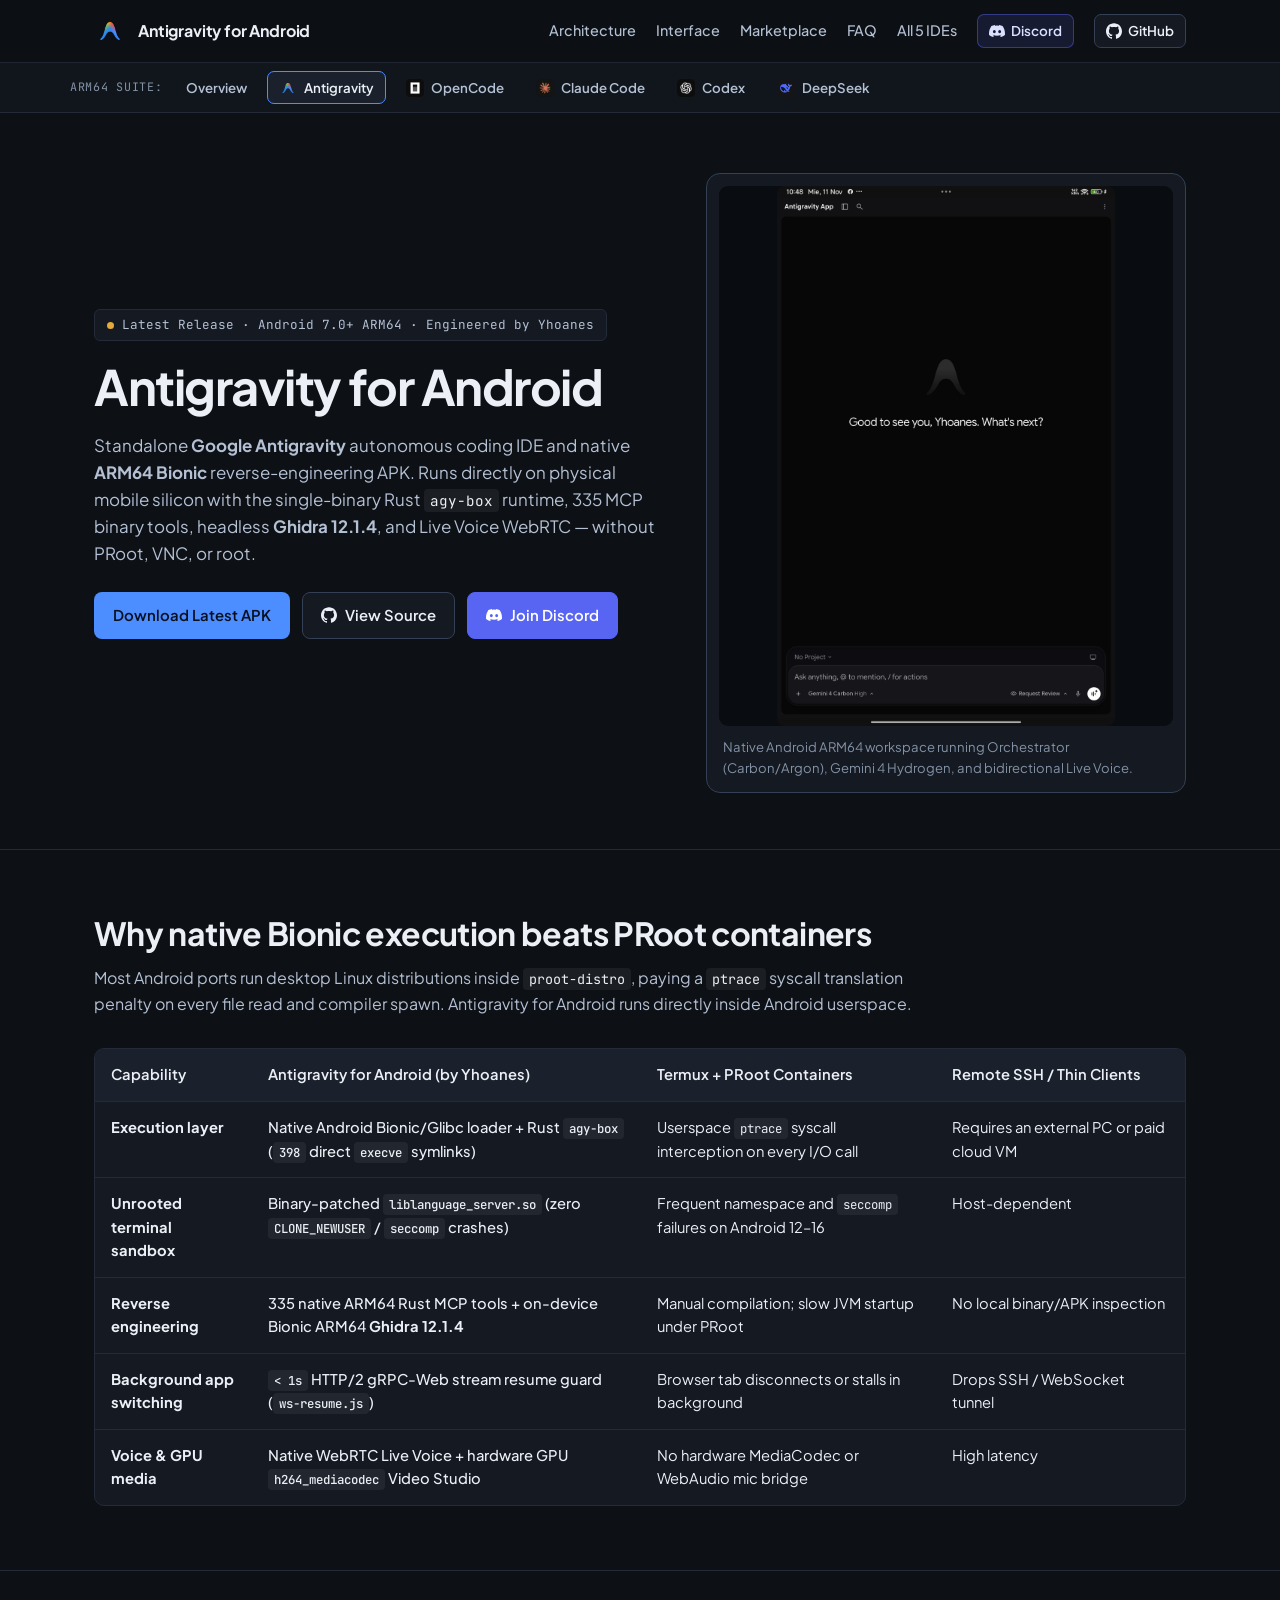
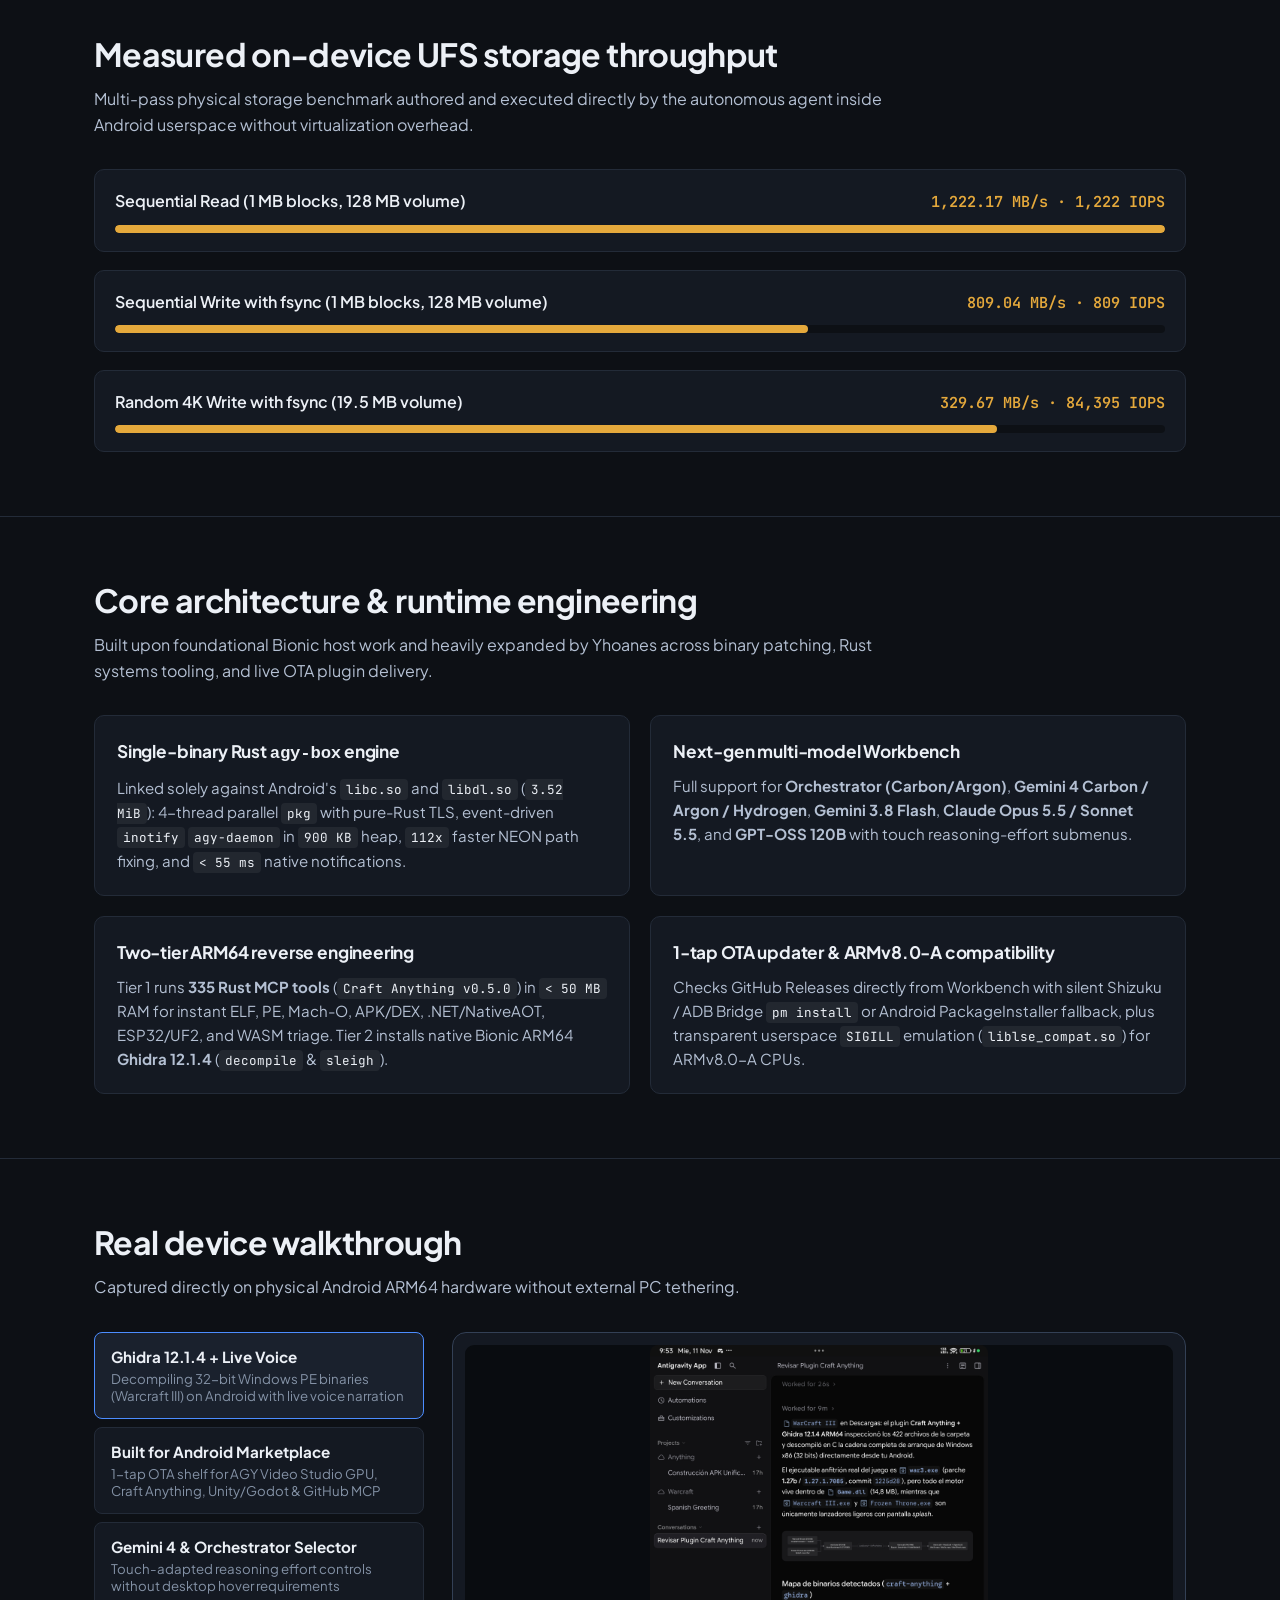
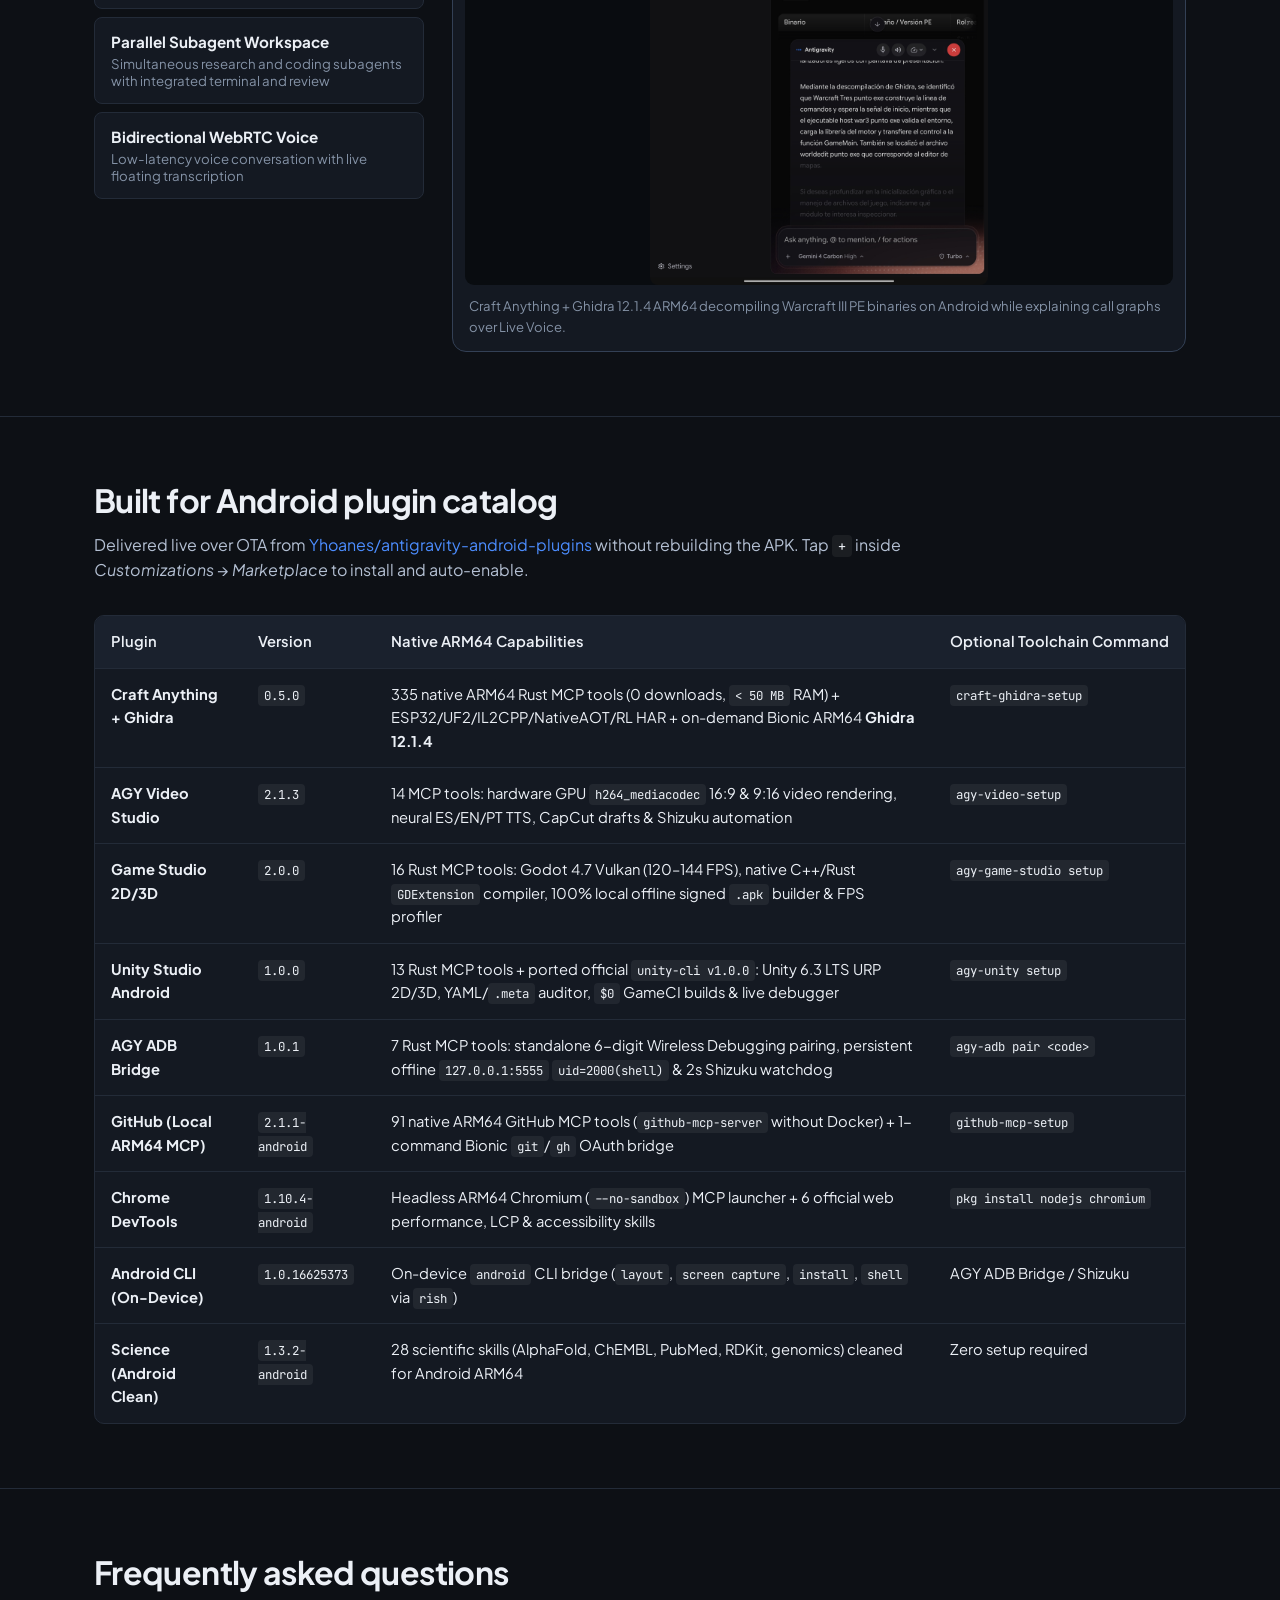
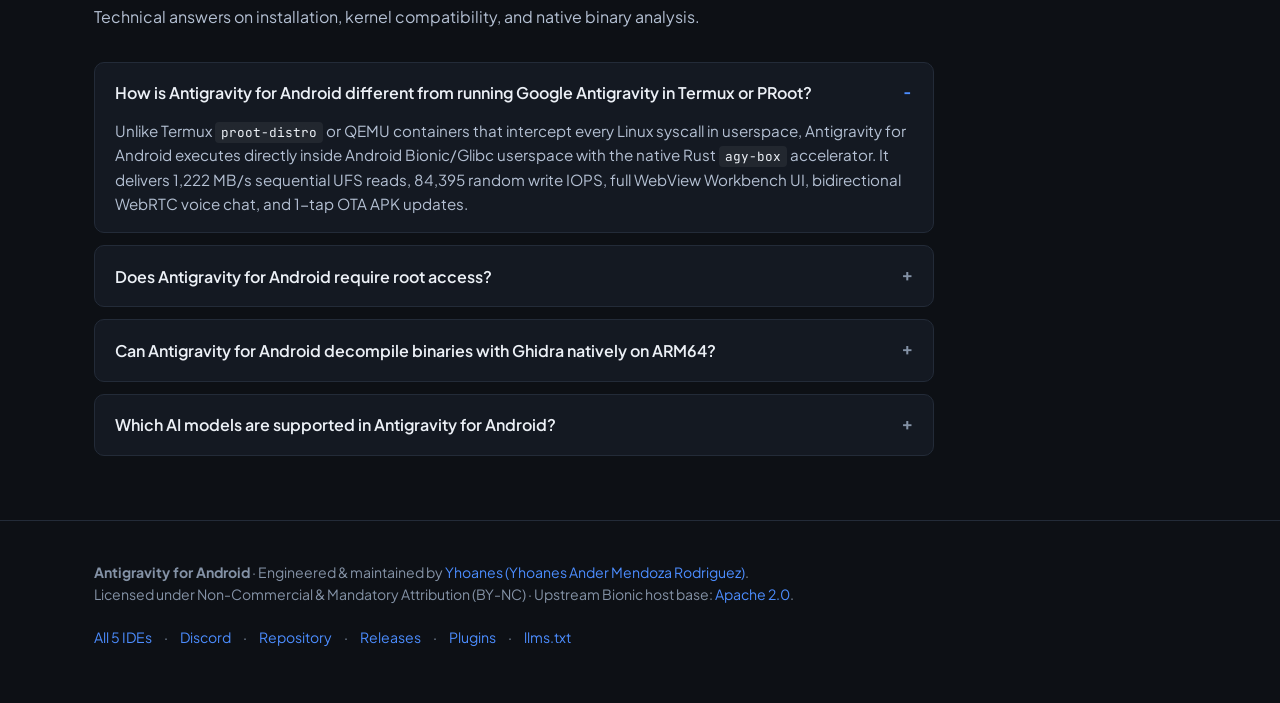
<file: antigravity-android/index.html>
<!DOCTYPE html>
<html lang="en">
<head>
  <meta charset="utf-8" />
  <meta name="viewport" content="width=device-width, initial-scale=1" />
  <meta name="google-site-verification" content="DgvjRDzGBHEDhDBqfUjo9qhoZBdBrGkTyBmM5uWyEOc" />
  <title>Antigravity for Android (APK) — Native Google Antigravity IDE &amp; ARM64 Ghidra Suite by Yhoanes</title>
  <meta name="description" content="Download Antigravity for Android by Yhoanes: standalone Google Antigravity autonomous coding IDE &amp; native ARM64 Bionic reverse-engineering APK with Rust agy-box, 335 Craft Anything MCP tools, Ghidra 12.1.4, Live Voice WebRTC, and Smart Marketplace. No PRoot or root required." />
  <meta name="author" content="Yhoanes Ander Mendoza Rodriguez (Yhoanes)" />
  <meta name="keywords" content="Antigravity for Android, Google Antigravity Android, Antigravity APK, Yhoanes, Google Antigravity IDE mobile, Antigravity Termux alternative, Ghidra Android ARM64, Bionic IDE Android, Craft Anything MCP, agy-box Rust" />
  <link rel="canonical" href="https://yhoanes.github.io/antigravity-android/" />
  <link rel="alternate" type="text/plain" title="LLM Documentation" href="https://yhoanes.github.io/llms.txt" />
  <link rel="icon" type="image/png" href="assets/logo.png" />

  <!-- Open Graph / Social -->
  <meta property="og:type" content="website" />
  <meta property="og:site_name" content="Antigravity for Android — Yhoanes" />
  <meta property="og:title" content="Antigravity for Android — Standalone Google Antigravity IDE &amp; ARM64 Ghidra APK" />
  <meta property="og:description" content="Bare-metal Android Bionic autonomous coding IDE &amp; binary reverse-engineering suite by Yhoanes. Rust agy-box runtime, 335 MCP tools, native Ghidra 12.1.4, Live Voice &amp; GPU Video Studio." />
  <meta property="og:url" content="https://yhoanes.github.io/antigravity-android/" />
  <meta property="og:image" content="https://yhoanes.github.io/antigravity-android/assets/hero_home.jpg" />

  <meta name="twitter:card" content="summary_large_image" />
  <meta name="twitter:title" content="Antigravity for Android (by Yhoanes)" />
  <meta name="twitter:description" content="Standalone Google Antigravity IDE &amp; native ARM64 reverse-engineering APK (Bionic, Rust agy-box, 335 MCP tools, Ghidra 12.1.4, Live Voice). Zero PRoot overhead." />
  <meta name="twitter:image" content="https://yhoanes.github.io/antigravity-android/assets/hero_home.jpg" />

  <!-- Fonts -->
  <link rel="preconnect" href="https://fonts.googleapis.com" />
  <link rel="preconnect" href="https://fonts.gstatic.com" crossorigin />
  <link href="https://fonts.googleapis.com/css2?family=JetBrains+Mono:wght@400;600&amp;family=Plus+Jakarta+Sans:wght@400;500;600;700&amp;display=swap" rel="stylesheet" />
  <link rel="stylesheet" href="../styles.css" />

  <!-- Structured Data: SoftwareApplication + Author + FAQPage -->
  <script type="application/ld+json">
  {
    "@context": "https://schema.org",
    "@graph": [
      {
        "@type": "Person",
        "@id": "https://yhoanes.github.io/#person",
        "name": "Yhoanes Ander Mendoza Rodriguez",
        "alternateName": "Yhoanes",
        "url": "https://yhoanes.github.io/",
        "sameAs": ["https://github.com/Yhoanes", "https://discord.gg/BuMGkGCtBv"],
        "jobTitle": "Software & AI Systems Engineer"
      },
      {
        "@type": "SoftwareApplication",
        "@id": "https://yhoanes.github.io/antigravity-android/#software",
        "name": "Antigravity for Android",
        "alternateName": [
          "Google Antigravity for Android APK",
          "Antigravity Android Native IDE",
          "Yhoanes Antigravity Android"
        ],
        "applicationCategory": "DeveloperApplication",
        "operatingSystem": "Android 7.0+ (ARM64 / AArch64)",
        "url": "https://yhoanes.github.io/antigravity-android/",
        "downloadUrl": "https://github.com/Yhoanes/antigravity-android/releases/latest",
        "installUrl": "https://github.com/Yhoanes/antigravity-android/releases/latest",
        "releaseNotes": "https://github.com/Yhoanes/antigravity-android/releases",
        "screenshot": "https://yhoanes.github.io/antigravity-android/assets/hero_home.jpg",
        "author": {
          "@id": "https://yhoanes.github.io/#person"
        },
        "offers": {
          "@type": "Offer",
          "price": "0",
          "priceCurrency": "USD"
        },
        "description": "Standalone native Android ARM64 (Bionic/Glibc) autonomous coding IDE and binary reverse-engineering environment powered by Google Antigravity, single-binary Rust agy-box engine, 335 Craft Anything MCP tools, and native Ghidra 12.1.4."
      },
      {
        "@type": "FAQPage",
        "@id": "https://yhoanes.github.io/antigravity-android/#faq-schema",
        "mainEntity": [
          {
            "@type": "Question",
            "name": "How is Antigravity for Android different from running Google Antigravity in Termux or PRoot?",
            "acceptedAnswer": {
              "@type": "Answer",
              "text": "Unlike Termux proot-distro or QEMU containers that intercept every Linux syscall in userspace, Antigravity for Android executes directly inside Android Bionic/Glibc userspace with the native Rust agy-box accelerator. It delivers 1,222 MB/s sequential UFS reads, 84,395 random write IOPS, full WebView Workbench UI, bidirectional WebRTC voice chat, and 1-tap OTA APK updates."
            }
          },
          {
            "@type": "Question",
            "name": "Does Antigravity for Android require root access?",
            "acceptedAnswer": {
              "@type": "Answer",
              "text": "No root access is required. Binary-level patches in liblanguage_server.so bypass Linux CLONE_NEWUSER and seccomp sandbox restrictions on unrooted Android 7.0+ kernels, while liblse_compat.so emulates ARMv8.1 LSE atomics on older ARMv8.0-A devices. Optional AGY ADB Bridge or Shizuku (rish) support enables silent 1-tap APK upgrades and on-device ADB automation."
            }
          },
          {
            "@type": "Question",
            "name": "Can Antigravity for Android decompile binaries with Ghidra natively on ARM64?",
            "acceptedAnswer": {
              "@type": "Answer",
              "text": "Yes. Installing Craft Anything + Ghidra from the Built for Android Marketplace enables 335 native ARM64 Rust MCP tools immediately with zero extra downloads, plus a 1-command installer (craft-ghidra-setup) that configures OpenJDK 21 and native Android Bionic ARM64 Ghidra 12.1.4 decompile and sleigh binaries."
            }
          },
          {
            "@type": "Question",
            "name": "Which AI models are supported in Antigravity for Android?",
            "acceptedAnswer": {
              "@type": "Answer",
              "text": "Antigravity for Android supports Orchestrator (Carbon), Orchestrator (Argon), Gemini 4 Carbon, Gemini 4 Argon, Gemini 4 Hydrogen, Gemini 3.8 Flash, Claude Opus 5.5, Claude Sonnet 5.5, and GPT-OSS 120B, with touch-friendly reasoning effort controls and sub-second background HTTP/2 stream re-synchronization."
            }
          }
        ]
      }
    ]
  }
  </script>
</head>
<body>

  <header class="site-header">
    <div class="container header-inner">
      <a class="brand" href="https://yhoanes.github.io/antigravity-android/">
        <img src="assets/logo.png" alt="Antigravity for Android icon" width="32" height="32" />
        <span>Antigravity for Android</span>
      </a>
      <nav class="nav-links" aria-label="Primary">
        <a href="#comparison">Architecture</a>
        <a href="#walkthrough">Interface</a>
        <a href="#marketplace">Marketplace</a>
        <a href="#faq">FAQ</a>
        <a href="https://yhoanes.github.io/">All 5 IDEs</a>
        <a class="nav-social-pill nav-social-pill--discord" href="https://discord.gg/BuMGkGCtBv" target="_blank" rel="noopener"><svg class="icon-svg" viewBox="0 0 24 24" aria-hidden="true"><path d="M20.317 4.37a19.791 19.791 0 0 0-4.885-1.515.074.074 0 0 0-.079.037c-.21.375-.444.864-.608 1.25a18.27 18.27 0 0 0-5.487 0 12.64 12.64 0 0 0-.617-1.25.077.077 0 0 0-.079-.037A19.736 19.736 0 0 0 3.677 4.37a.07.07 0 0 0-.032.027C.533 9.046-.32 13.58.099 18.057a.082.082 0 0 0 .031.057 19.9 19.9 0 0 0 5.993 3.03.078.078 0 0 0 .084-.028c.462-.63.874-1.295 1.226-1.994a.076.076 0 0 0-.041-.106 13.107 13.107 0 0 1-1.872-.892.077.077 0 0 1-.008-.128 10.2 10.2 0 0 0 .372-.292.074.074 0 0 1 .077-.01c3.928 1.793 8.18 1.793 12.062 0a.074.074 0 0 1 .078.01c.12.098.246.198.373.292a.077.077 0 0 1-.006.127 12.299 12.299 0 0 1-1.873.892.077.077 0 0 0-.041.107c.36.698.772 1.362 1.225 1.993a.076.076 0 0 0 .084.028 19.839 19.839 0 0 0 6.002-3.03.077.077 0 0 0 .032-.054c.5-5.177-.838-9.674-3.549-13.66a.061.061 0 0 0-.031-.03zM8.02 15.33c-1.183 0-2.157-1.085-2.157-2.419 0-1.333.956-2.419 2.157-2.419 1.21 0 2.176 1.096 2.157 2.42 0 1.333-.956 2.418-2.157 2.418zm7.975 0c-1.183 0-2.157-1.085-2.157-2.419 0-1.333.955-2.419 2.157-2.419 1.21 0 2.176 1.096 2.157 2.42 0 1.333-.946 2.418-2.157 2.418z"/></svg> Discord</a>
        <a class="nav-social-pill" href="https://github.com/Yhoanes/antigravity-android" target="_blank" rel="noopener"><svg class="icon-svg" viewBox="0 0 24 24" aria-hidden="true"><path d="M12 .297c-6.63 0-12 5.373-12 12 0 5.303 3.438 9.8 8.205 11.385.6.113.82-.258.82-.577 0-.285-.01-1.04-.015-2.04-3.338.724-4.042-1.61-4.042-1.61C4.422 18.07 3.633 17.7 3.633 17.7c-1.087-.744.084-.729.084-.729 1.205.084 1.838 1.236 1.838 1.236 1.07 1.835 2.809 1.305 3.495.998.108-.776.417-1.305.76-1.605-2.665-.3-5.466-1.332-5.466-5.93 0-1.31.465-2.38 1.235-3.22-.135-.303-.54-1.523.105-3.176 0 0 1.005-.322 3.3 1.23.96-.267 1.98-.399 3-.405 1.02.006 2.04.138 3 .405 2.28-1.552 3.285-1.23 3.285-1.23.645 1.653.24 2.873.12 3.176.765.84 1.23 1.91 1.23 3.22 0 4.61-2.805 5.625-5.475 5.92.42.36.81 1.096.81 2.22 0 1.606-.015 2.896-.015 3.286 0 .315.21.69.825.57C20.565 22.092 24 17.592 24 12.297c0-6.627-5.373-12-12-12"/></svg> GitHub</a>
      </nav>
    </div>
    <div class="suite-bar">
      <div class="container suite-bar-inner" aria-label="Android ARM64 IDE Suite">
        <span class="suite-label">ARM64 Suite:</span>
        <a class="suite-pill" href="../">Overview</a>
        <a class="suite-pill" href="../antigravity-android/" aria-current="page">
          <img src="../antigravity-android/assets/logo.png" alt="" width="18" height="18" />
          Antigravity
        </a>
        <a class="suite-pill" href="../opencode-android/">
          <img src="../opencode-android/assets/logo.png" alt="" width="18" height="18" />
          OpenCode
        </a>
        <a class="suite-pill" href="../claude-android/">
          <img src="../claude-android/assets/logo.png" alt="" width="18" height="18" />
          Claude Code
        </a>
        <a class="suite-pill" href="../codex-android/">
          <img src="../codex-android/assets/logo.png" alt="" width="18" height="18" />
          Codex
        </a>
        <a class="suite-pill" href="../deepseek-android/">
          <img src="../deepseek-android/assets/logo.png" alt="" width="18" height="18" />
          DeepSeek
        </a>
      </div>
    </div>
  </header>

  <main>
    <!-- Hero -->
    <section class="hero">
      <div class="container hero-grid">
        <div>
          <div class="version-pill">
            <span class="version-dot" aria-hidden="true"></span>
            <span id="live-release-badge">Latest Release &middot; Android 7.0+ ARM64 &middot; Engineered by Yhoanes</span>
          </div>
          <h1>Antigravity for Android</h1>
          <p class="hero-lead">
            Standalone <strong>Google Antigravity</strong> autonomous coding IDE and native <strong>ARM64 Bionic</strong> reverse-engineering APK. Runs directly on physical mobile silicon with the single-binary Rust <code>agy-box</code> runtime, 335 MCP binary tools, headless <strong>Ghidra 12.1.4</strong>, and Live Voice WebRTC — without PRoot, VNC, or root.
          </p>
          <div class="cta-row">
            <a class="btn btn-primary" id="download-apk-btn" href="https://github.com/Yhoanes/antigravity-android/releases/latest">
              Download Latest APK
            </a>
            <a class="btn btn-secondary" href="https://github.com/Yhoanes/antigravity-android">
              <svg class="icon-svg" viewBox="0 0 24 24" aria-hidden="true"><path d="M12 .297c-6.63 0-12 5.373-12 12 0 5.303 3.438 9.8 8.205 11.385.6.113.82-.258.82-.577 0-.285-.01-1.04-.015-2.04-3.338.724-4.042-1.61-4.042-1.61C4.422 18.07 3.633 17.7 3.633 17.7c-1.087-.744.084-.729.084-.729 1.205.084 1.838 1.236 1.838 1.236 1.07 1.835 2.809 1.305 3.495.998.108-.776.417-1.305.76-1.605-2.665-.3-5.466-1.332-5.466-5.93 0-1.31.465-2.38 1.235-3.22-.135-.303-.54-1.523.105-3.176 0 0 1.005-.322 3.3 1.23.96-.267 1.98-.399 3-.405 1.02.006 2.04.138 3 .405 2.28-1.552 3.285-1.23 3.285-1.23.645 1.653.24 2.873.12 3.176.765.84 1.23 1.91 1.23 3.22 0 4.61-2.805 5.625-5.475 5.92.42.36.81 1.096.81 2.22 0 1.606-.015 2.896-.015 3.286 0 .315.21.69.825.57C20.565 22.092 24 17.592 24 12.297c0-6.627-5.373-12-12-12"/></svg> View Source
            </a>
            <a class="btn btn-discord" href="https://discord.gg/BuMGkGCtBv" target="_blank" rel="noopener">
              <svg class="icon-svg" viewBox="0 0 24 24" aria-hidden="true"><path d="M20.317 4.37a19.791 19.791 0 0 0-4.885-1.515.074.074 0 0 0-.079.037c-.21.375-.444.864-.608 1.25a18.27 18.27 0 0 0-5.487 0 12.64 12.64 0 0 0-.617-1.25.077.077 0 0 0-.079-.037A19.736 19.736 0 0 0 3.677 4.37a.07.07 0 0 0-.032.027C.533 9.046-.32 13.58.099 18.057a.082.082 0 0 0 .031.057 19.9 19.9 0 0 0 5.993 3.03.078.078 0 0 0 .084-.028c.462-.63.874-1.295 1.226-1.994a.076.076 0 0 0-.041-.106 13.107 13.107 0 0 1-1.872-.892.077.077 0 0 1-.008-.128 10.2 10.2 0 0 0 .372-.292.074.074 0 0 1 .077-.01c3.928 1.793 8.18 1.793 12.062 0a.074.074 0 0 1 .078.01c.12.098.246.198.373.292a.077.077 0 0 1-.006.127 12.299 12.299 0 0 1-1.873.892.077.077 0 0 0-.041.107c.36.698.772 1.362 1.225 1.993a.076.076 0 0 0 .084.028 19.839 19.839 0 0 0 6.002-3.03.077.077 0 0 0 .032-.054c.5-5.177-.838-9.674-3.549-13.66a.061.061 0 0 0-.031-.03zM8.02 15.33c-1.183 0-2.157-1.085-2.157-2.419 0-1.333.956-2.419 2.157-2.419 1.21 0 2.176 1.096 2.157 2.42 0 1.333-.956 2.418-2.157 2.418zm7.975 0c-1.183 0-2.157-1.085-2.157-2.419 0-1.333.955-2.419 2.157-2.419 1.21 0 2.176 1.096 2.157 2.42 0 1.333-.946 2.418-2.157 2.418z"/></svg> Join Discord
            </a>
          </div>
          <div class="checksum-box" id="checksum-box" hidden aria-label="APK SHA-256 checksum">
            <code id="apk-sha"></code>
            <button type="button" class="copy-btn" id="copy-sha-btn">Copy hash</button>
          </div>
        </div>

        <div>
          <div class="device-frame">
            <div class="device-screen">
              <img src="assets/hero_home.jpg" alt="Antigravity for Android autonomous agent workspace running natively on Android ARM64" width="1800" height="2880" />
            </div>
            <p class="device-caption">
              Native Android ARM64 workspace running Orchestrator (Carbon/Argon), Gemini 4 Hydrogen, and bidirectional Live Voice.
            </p>
          </div>
        </div>
      </div>
    </section>

    <!-- Comparison Matrix -->
    <section class="section" id="comparison">
      <div class="container">
        <h2>Why native Bionic execution beats PRoot containers</h2>
        <p class="section-intro">
          Most Android ports run desktop Linux distributions inside <code>proot-distro</code>, paying a <code>ptrace</code> syscall translation penalty on every file read and compiler spawn. Antigravity for Android runs directly inside Android userspace.
        </p>

        <div class="table-wrap">
          <table>
            <thead>
              <tr>
                <th>Capability</th>
                <th>Antigravity for Android (by Yhoanes)</th>
                <th>Termux + PRoot Containers</th>
                <th>Remote SSH / Thin Clients</th>
              </tr>
            </thead>
            <tbody>
              <tr>
                <td><strong>Execution layer</strong></td>
                <td class="highlight-col">Native Android Bionic/Glibc loader + Rust <code>agy-box</code> (<code>398</code> direct <code>execve</code> symlinks)</td>
                <td>Userspace <code>ptrace</code> syscall interception on every I/O call</td>
                <td>Requires an external PC or paid cloud VM</td>
              </tr>
              <tr>
                <td><strong>Unrooted terminal sandbox</strong></td>
                <td class="highlight-col">Binary-patched <code>liblanguage_server.so</code> (zero <code>CLONE_NEWUSER</code> / <code>seccomp</code> crashes)</td>
                <td>Frequent namespace and <code>seccomp</code> failures on Android 12–16</td>
                <td>Host-dependent</td>
              </tr>
              <tr>
                <td><strong>Reverse engineering</strong></td>
                <td class="highlight-col">335 native ARM64 Rust MCP tools + on-device Bionic ARM64 <strong>Ghidra 12.1.4</strong></td>
                <td>Manual compilation; slow JVM startup under PRoot</td>
                <td>No local binary/APK inspection</td>
              </tr>
              <tr>
                <td><strong>Background app switching</strong></td>
                <td class="highlight-col"><code>&lt; 1s</code> HTTP/2 gRPC-Web stream resume guard (<code>ws-resume.js</code>)</td>
                <td>Browser tab disconnects or stalls in background</td>
                <td>Drops SSH / WebSocket tunnel</td>
              </tr>
              <tr>
                <td><strong>Voice &amp; GPU media</strong></td>
                <td class="highlight-col">Native WebRTC Live Voice + hardware GPU <code>h264_mediacodec</code> Video Studio</td>
                <td>No hardware MediaCodec or WebAudio mic bridge</td>
                <td>High latency</td>
              </tr>
            </tbody>
          </table>
        </div>
      </div>
    </section>

    <!-- Hardware Benchmarks -->
    <section class="section" id="benchmarks">
      <div class="container">
        <h2>Measured on-device UFS storage throughput</h2>
        <p class="section-intro">
          Multi-pass physical storage benchmark authored and executed directly by the autonomous agent inside Android userspace without virtualization overhead.
        </p>

        <div class="bench-list">
          <div class="bench-row">
            <div class="bench-meta">
              <span class="bench-title">Sequential Read (1 MB blocks, 128 MB volume)</span>
              <span class="bench-val">1,222.17 MB/s &middot; 1,222 IOPS</span>
            </div>
            <div class="bench-track"><div class="bench-fill" style="width: 100%;"></div></div>
          </div>

          <div class="bench-row">
            <div class="bench-meta">
              <span class="bench-title">Sequential Write with fsync (1 MB blocks, 128 MB volume)</span>
              <span class="bench-val">809.04 MB/s &middot; 809 IOPS</span>
            </div>
            <div class="bench-track"><div class="bench-fill" style="width: 66%;"></div></div>
          </div>

          <div class="bench-row">
            <div class="bench-meta">
              <span class="bench-title">Random 4K Write with fsync (19.5 MB volume)</span>
              <span class="bench-val">329.67 MB/s &middot; 84,395 IOPS</span>
            </div>
            <div class="bench-track"><div class="bench-fill" style="width: 84%;"></div></div>
          </div>
        </div>
      </div>
    </section>

    <!-- Core Runtime Specs -->
    <section class="section">
      <div class="container">
        <h2>Core architecture &amp; runtime engineering</h2>
        <p class="section-intro">
          Built upon foundational Bionic host work and heavily expanded by Yhoanes across binary patching, Rust systems tooling, and live OTA plugin delivery.
        </p>

        <div class="spec-grid">
          <div class="spec-block">
            <h3>Single-binary Rust <code>agy-box</code> engine</h3>
            <p>Linked solely against Android's <code>libc.so</code> and <code>libdl.so</code> (<code>3.52 MiB</code>): 4-thread parallel <code>pkg</code> with pure-Rust TLS, event-driven <code>inotify</code> <code>agy-daemon</code> in <code>900 KB</code> heap, <code>112x</code> faster NEON path fixing, and <code>&lt; 55 ms</code> native notifications.</p>
          </div>
          <div class="spec-block">
            <h3>Next-gen multi-model Workbench</h3>
            <p>Full support for <strong>Orchestrator (Carbon/Argon)</strong>, <strong>Gemini 4 Carbon / Argon / Hydrogen</strong>, <strong>Gemini 3.8 Flash</strong>, <strong>Claude Opus 5.5 / Sonnet 5.5</strong>, and <strong>GPT-OSS 120B</strong> with touch reasoning-effort submenus.</p>
          </div>
          <div class="spec-block">
            <h3>Two-tier ARM64 reverse engineering</h3>
            <p>Tier 1 runs <strong>335 Rust MCP tools</strong> (<code>Craft Anything v0.5.0</code>) in <code>&lt; 50 MB</code> RAM for instant ELF, PE, Mach-O, APK/DEX, .NET/NativeAOT, ESP32/UF2, and WASM triage. Tier 2 installs native Bionic ARM64 <strong>Ghidra 12.1.4</strong> (<code>decompile</code> &amp; <code>sleigh</code>).</p>
          </div>
          <div class="spec-block">
            <h3>1-tap OTA updater &amp; ARMv8.0-A compatibility</h3>
            <p>Checks GitHub Releases directly from Workbench with silent Shizuku / ADB Bridge <code>pm install</code> or Android PackageInstaller fallback, plus transparent userspace <code>SIGILL</code> emulation (<code>liblse_compat.so</code>) for ARMv8.0-A CPUs.</p>
          </div>
        </div>
      </div>
    </section>

    <!-- Interactive Real Device Walkthrough -->
    <section class="section" id="walkthrough">
      <div class="container">
        <h2>Real device walkthrough</h2>
        <p class="section-intro">
          Captured directly on physical Android ARM64 hardware without external PC tethering.
        </p>

        <div class="walkthrough-layout">
          <div class="tab-list" role="tablist" aria-label="Interface captures">
            <button class="tab-btn" role="tab" aria-selected="true" aria-controls="panel-re" id="tab-re" type="button">
              <strong>Ghidra 12.1.4 + Live Voice</strong>
              <span>Decompiling 32-bit Windows PE binaries (Warcraft III) on Android with live voice narration</span>
            </button>
            <button class="tab-btn" role="tab" aria-selected="false" aria-controls="panel-market" id="tab-market" type="button">
              <strong>Built for Android Marketplace</strong>
              <span>1-tap OTA shelf for AGY Video Studio GPU, Craft Anything, Unity/Godot &amp; GitHub MCP</span>
            </button>
            <button class="tab-btn" role="tab" aria-selected="false" aria-controls="panel-models" id="tab-models" type="button">
              <strong>Gemini 4 &amp; Orchestrator Selector</strong>
              <span>Touch-adapted reasoning effort controls without desktop hover requirements</span>
            </button>
            <button class="tab-btn" role="tab" aria-selected="false" aria-controls="panel-agents" id="tab-agents" type="button">
              <strong>Parallel Subagent Workspace</strong>
              <span>Simultaneous research and coding subagents with integrated terminal and review</span>
            </button>
            <button class="tab-btn" role="tab" aria-selected="false" aria-controls="panel-voice" id="tab-voice" type="button">
              <strong>Bidirectional WebRTC Voice</strong>
              <span>Low-latency voice conversation with live floating transcription</span>
            </button>
          </div>

          <div>
            <div class="device-frame tab-panel" id="panel-re" role="tabpanel" aria-labelledby="tab-re">
              <div class="device-screen">
                <img src="assets/reverse_engineering_voice_demo.jpg" alt="Craft Anything and Ghidra 12.1.4 ARM64 decompiling Windows PE binaries directly on Android" loading="lazy" />
              </div>
              <p class="device-caption">Craft Anything + Ghidra 12.1.4 ARM64 decompiling Warcraft III PE binaries on Android while explaining call graphs over Live Voice.</p>
            </div>
            <div class="device-frame tab-panel" id="panel-market" role="tabpanel" aria-labelledby="tab-market" hidden>
              <div class="device-screen">
                <img src="assets/customizations_marketplace.jpg" alt="Smart Android Marketplace showing Built for Android native ARM64 plugins" loading="lazy" />
              </div>
              <p class="device-caption">Live Built for Android OTA shelf fused directly above Google Workspace inside Customizations &rarr; Marketplace.</p>
            </div>
            <div class="device-frame tab-panel" id="panel-models" role="tabpanel" aria-labelledby="tab-models" hidden>
              <div class="device-screen">
                <img src="assets/model_selector.jpg" alt="Model selector with Gemini 4 Carbon, Argon, Hydrogen, and Claude 5.5 on Android" loading="lazy" />
              </div>
              <p class="device-caption">Touch-patched model and reasoning-effort selector supporting Gemini 4 Carbon/Argon/Hydrogen, Orchestrator, and Claude 5.5.</p>
            </div>
            <div class="device-frame tab-panel" id="panel-agents" role="tabpanel" aria-labelledby="tab-agents" hidden>
              <div class="device-screen">
                <img src="assets/workspace_subagents.jpg" alt="Parallel subagent orchestration in Antigravity for Android" loading="lazy" />
              </div>
              <p class="device-caption">Multi-agent orchestration spawning parallel research and implementation subagents on mobile.</p>
            </div>
            <div class="device-frame tab-panel" id="panel-voice" role="tabpanel" aria-labelledby="tab-voice" hidden>
              <div class="device-screen">
                <img src="assets/voice_chat_live.jpg" alt="Real-time WebRTC voice mode in Antigravity for Android" loading="lazy" />
              </div>
              <p class="device-caption">Native WebRTC/WebAudio microphone pipeline with live floating transcript overlay.</p>
            </div>
          </div>
        </div>
      </div>
    </section>

    <!-- Built for Android Marketplace -->
    <section class="section" id="marketplace">
      <div class="container">
        <h2>Built for Android plugin catalog</h2>
        <p class="section-intro">
          Delivered live over OTA from <a href="https://github.com/Yhoanes/antigravity-android-plugins">Yhoanes/antigravity-android-plugins</a> without rebuilding the APK. Tap <code>+</code> inside <em>Customizations &rarr; Marketplace</em> to install and auto-enable.
        </p>

        <div class="table-wrap">
          <table>
            <thead>
              <tr>
                <th>Plugin</th>
                <th>Version</th>
                <th>Native ARM64 Capabilities</th>
                <th>Optional Toolchain Command</th>
              </tr>
            </thead>
            <tbody>
              <tr>
                <td><strong>Craft Anything + Ghidra</strong></td>
                <td><code>0.5.0</code></td>
                <td>335 native ARM64 Rust MCP tools (0 downloads, <code>&lt; 50 MB</code> RAM) + ESP32/UF2/IL2CPP/NativeAOT/RL HAR + on-demand Bionic ARM64 <strong>Ghidra 12.1.4</strong></td>
                <td><code>craft-ghidra-setup</code></td>
              </tr>
              <tr>
                <td><strong>AGY Video Studio</strong></td>
                <td><code>2.1.3</code></td>
                <td>14 MCP tools: hardware GPU <code>h264_mediacodec</code> 16:9 &amp; 9:16 video rendering, neural ES/EN/PT TTS, CapCut drafts &amp; Shizuku automation</td>
                <td><code>agy-video-setup</code></td>
              </tr>
              <tr>
                <td><strong>Game Studio 2D/3D</strong></td>
                <td><code>2.0.0</code></td>
                <td>16 Rust MCP tools: Godot 4.7 Vulkan (120–144 FPS), native C++/Rust <code>GDExtension</code> compiler, 100% local offline signed <code>.apk</code> builder &amp; FPS profiler</td>
                <td><code>agy-game-studio setup</code></td>
              </tr>
              <tr>
                <td><strong>Unity Studio Android</strong></td>
                <td><code>1.0.0</code></td>
                <td>13 Rust MCP tools + ported official <code>unity-cli v1.0.0</code>: Unity 6.3 LTS URP 2D/3D, YAML/<code>.meta</code> auditor, <code>$0</code> GameCI builds &amp; live debugger</td>
                <td><code>agy-unity setup</code></td>
              </tr>
              <tr>
                <td><strong>AGY ADB Bridge</strong></td>
                <td><code>1.0.1</code></td>
                <td>7 Rust MCP tools: standalone 6-digit Wireless Debugging pairing, persistent offline <code>127.0.0.1:5555</code> <code>uid=2000(shell)</code> &amp; 2s Shizuku watchdog</td>
                <td><code>agy-adb pair &lt;code&gt;</code></td>
              </tr>
              <tr>
                <td><strong>GitHub (Local ARM64 MCP)</strong></td>
                <td><code>2.1.1-android</code></td>
                <td>91 native ARM64 GitHub MCP tools (<code>github-mcp-server</code> without Docker) + 1-command Bionic <code>git</code>/<code>gh</code> OAuth bridge</td>
                <td><code>github-mcp-setup</code></td>
              </tr>
              <tr>
                <td><strong>Chrome DevTools</strong></td>
                <td><code>1.10.4-android</code></td>
                <td>Headless ARM64 Chromium (<code>--no-sandbox</code>) MCP launcher + 6 official web performance, LCP &amp; accessibility skills</td>
                <td><code>pkg install nodejs chromium</code></td>
              </tr>
              <tr>
                <td><strong>Android CLI (On-Device)</strong></td>
                <td><code>1.0.16625373</code></td>
                <td>On-device <code>android</code> CLI bridge (<code>layout</code>, <code>screen capture</code>, <code>install</code>, <code>shell</code> via <code>rish</code>)</td>
                <td>AGY ADB Bridge / Shizuku</td>
              </tr>
              <tr>
                <td><strong>Science (Android Clean)</strong></td>
                <td><code>1.3.2-android</code></td>
                <td>28 scientific skills (AlphaFold, ChEMBL, PubMed, RDKit, genomics) cleaned for Android ARM64</td>
                <td>Zero setup required</td>
              </tr>
            </tbody>
          </table>
        </div>
      </div>
    </section>

    <!-- FAQ -->
    <section class="section" id="faq">
      <div class="container">
        <h2>Frequently asked questions</h2>
        <p class="section-intro">
          Technical answers on installation, kernel compatibility, and native binary analysis.
        </p>

        <div class="faq-list">
          <details class="faq-item" open>
            <summary>How is Antigravity for Android different from running Google Antigravity in Termux or PRoot?</summary>
            <p>Unlike Termux <code>proot-distro</code> or QEMU containers that intercept every Linux syscall in userspace, Antigravity for Android executes directly inside Android Bionic/Glibc userspace with the native Rust <code>agy-box</code> accelerator. It delivers 1,222 MB/s sequential UFS reads, 84,395 random write IOPS, full WebView Workbench UI, bidirectional WebRTC voice chat, and 1-tap OTA APK updates.</p>
          </details>

          <details class="faq-item">
            <summary>Does Antigravity for Android require root access?</summary>
            <p>No root access is required. Binary-level patches in <code>liblanguage_server.so</code> bypass Linux <code>CLONE_NEWUSER</code> and <code>seccomp</code> sandbox restrictions on unrooted Android 7.0+ kernels, while <code>liblse_compat.so</code> emulates ARMv8.1 LSE atomics on older ARMv8.0-A devices. Optional <strong>AGY ADB Bridge</strong> or Shizuku (<code>rish</code>) support enables silent 1-tap APK upgrades and on-device ADB automation.</p>
          </details>

          <details class="faq-item">
            <summary>Can Antigravity for Android decompile binaries with Ghidra natively on ARM64?</summary>
            <p>Yes. Installing <strong>Craft Anything + Ghidra</strong> from the <em>Built for Android</em> Marketplace enables 335 native ARM64 Rust MCP tools immediately with zero extra downloads, plus a 1-command installer (<code>craft-ghidra-setup</code>) that configures OpenJDK 21 and native Android Bionic ARM64 Ghidra 12.1.4 <code>decompile</code> and <code>sleigh</code> binaries.</p>
          </details>

          <details class="faq-item">
            <summary>Which AI models are supported in Antigravity for Android?</summary>
            <p>Antigravity for Android supports Orchestrator (Carbon), Orchestrator (Argon), Gemini 4 Carbon, Gemini 4 Argon, Gemini 4 Hydrogen, Gemini 3.8 Flash, Claude Opus 5.5, Claude Sonnet 5.5, and GPT-OSS 120B, with touch-friendly reasoning effort controls and sub-second background HTTP/2 stream re-synchronization.</p>
          </details>
        </div>
      </div>
    </section>
  </main>

  <footer class="site-footer">
    <div class="container footer-inner">
      <div>
        <strong>Antigravity for Android</strong> &middot; Engineered &amp; maintained by <a href="https://github.com/Yhoanes">Yhoanes (Yhoanes Ander Mendoza Rodriguez)</a>.<br />
        Licensed under Non-Commercial &amp; Mandatory Attribution (BY-NC) &middot; Upstream Bionic host base: <a href="https://github.com/werdio325-png/antigravity-android">Apache 2.0</a>.
      </div>
      <div class="footer-links">
        <a href="../">All 5 IDEs</a> &middot;
        <a href="https://discord.gg/BuMGkGCtBv" target="_blank" rel="noopener">Discord</a> &middot;
        <a href="https://github.com/Yhoanes/antigravity-android">Repository</a> &middot;
        <a href="https://github.com/Yhoanes/antigravity-android/releases">Releases</a> &middot;
        <a href="https://github.com/Yhoanes/antigravity-android-plugins">Plugins</a> &middot;
        <a href="https://yhoanes.github.io/llms.txt">llms.txt</a>
      </div>
    </div>
  </footer>

  <script>
    (function () {
      var currentSha = '';
      var dlBtn = document.getElementById('download-apk-btn');
      var shaBox = document.getElementById('checksum-box');
      var shaCode = document.getElementById('apk-sha');
      var copyBtn = document.getElementById('copy-sha-btn');
      var badge = document.getElementById('live-release-badge');

      fetch('https://api.github.com/repos/Yhoanes/antigravity-android/releases/latest')
        .then(function (r) { return r.ok ? r.json() : null; })
        .then(function (release) {
          if (!release) return;
          if (badge && release.tag_name) {
            badge.textContent = 'Latest Release (' + release.tag_name + ') \u00b7 Android 7.0+ ARM64 \u00b7 Engineered by Yhoanes';
          }
          var assets = Array.isArray(release.assets) ? release.assets : [];
          var apk = null;
          for (var i = 0; i < assets.length; i++) {
            if (assets[i].name && /\.apk$/i.test(assets[i].name)) {
              apk = assets[i];
              break;
            }
          }
          if (apk && apk.browser_download_url && dlBtn) {
            dlBtn.href = apk.browser_download_url;
          }
          if (apk && apk.digest && shaBox && shaCode) {
            currentSha = String(apk.digest).replace(/^sha256:/i, '');
            shaCode.textContent = 'SHA-256: ' + currentSha;
            shaBox.removeAttribute('hidden');
          }
        })
        .catch(function () {});

      if (copyBtn && navigator.clipboard) {
        copyBtn.addEventListener('click', function () {
          if (!currentSha) return;
          navigator.clipboard.writeText(currentSha).then(function () {
            copyBtn.textContent = 'Copied';
            setTimeout(function () { copyBtn.textContent = 'Copy hash'; }, 1800);
          });
        });
      }

      var tabs = Array.prototype.slice.call(document.querySelectorAll('[role="tab"]'));
      var panels = Array.prototype.slice.call(document.querySelectorAll('[role="tabpanel"]'));
      tabs.forEach(function (tab) {
        tab.addEventListener('click', function () {
          var targetId = tab.getAttribute('aria-controls');
          tabs.forEach(function (t) { t.setAttribute('aria-selected', String(t === tab)); });
          panels.forEach(function (p) {
            if (p.id === targetId) { p.removeAttribute('hidden'); }
            else { p.setAttribute('hidden', ''); }
          });
        });
      });
    })();
  </script>
</body>
</html>
</file>
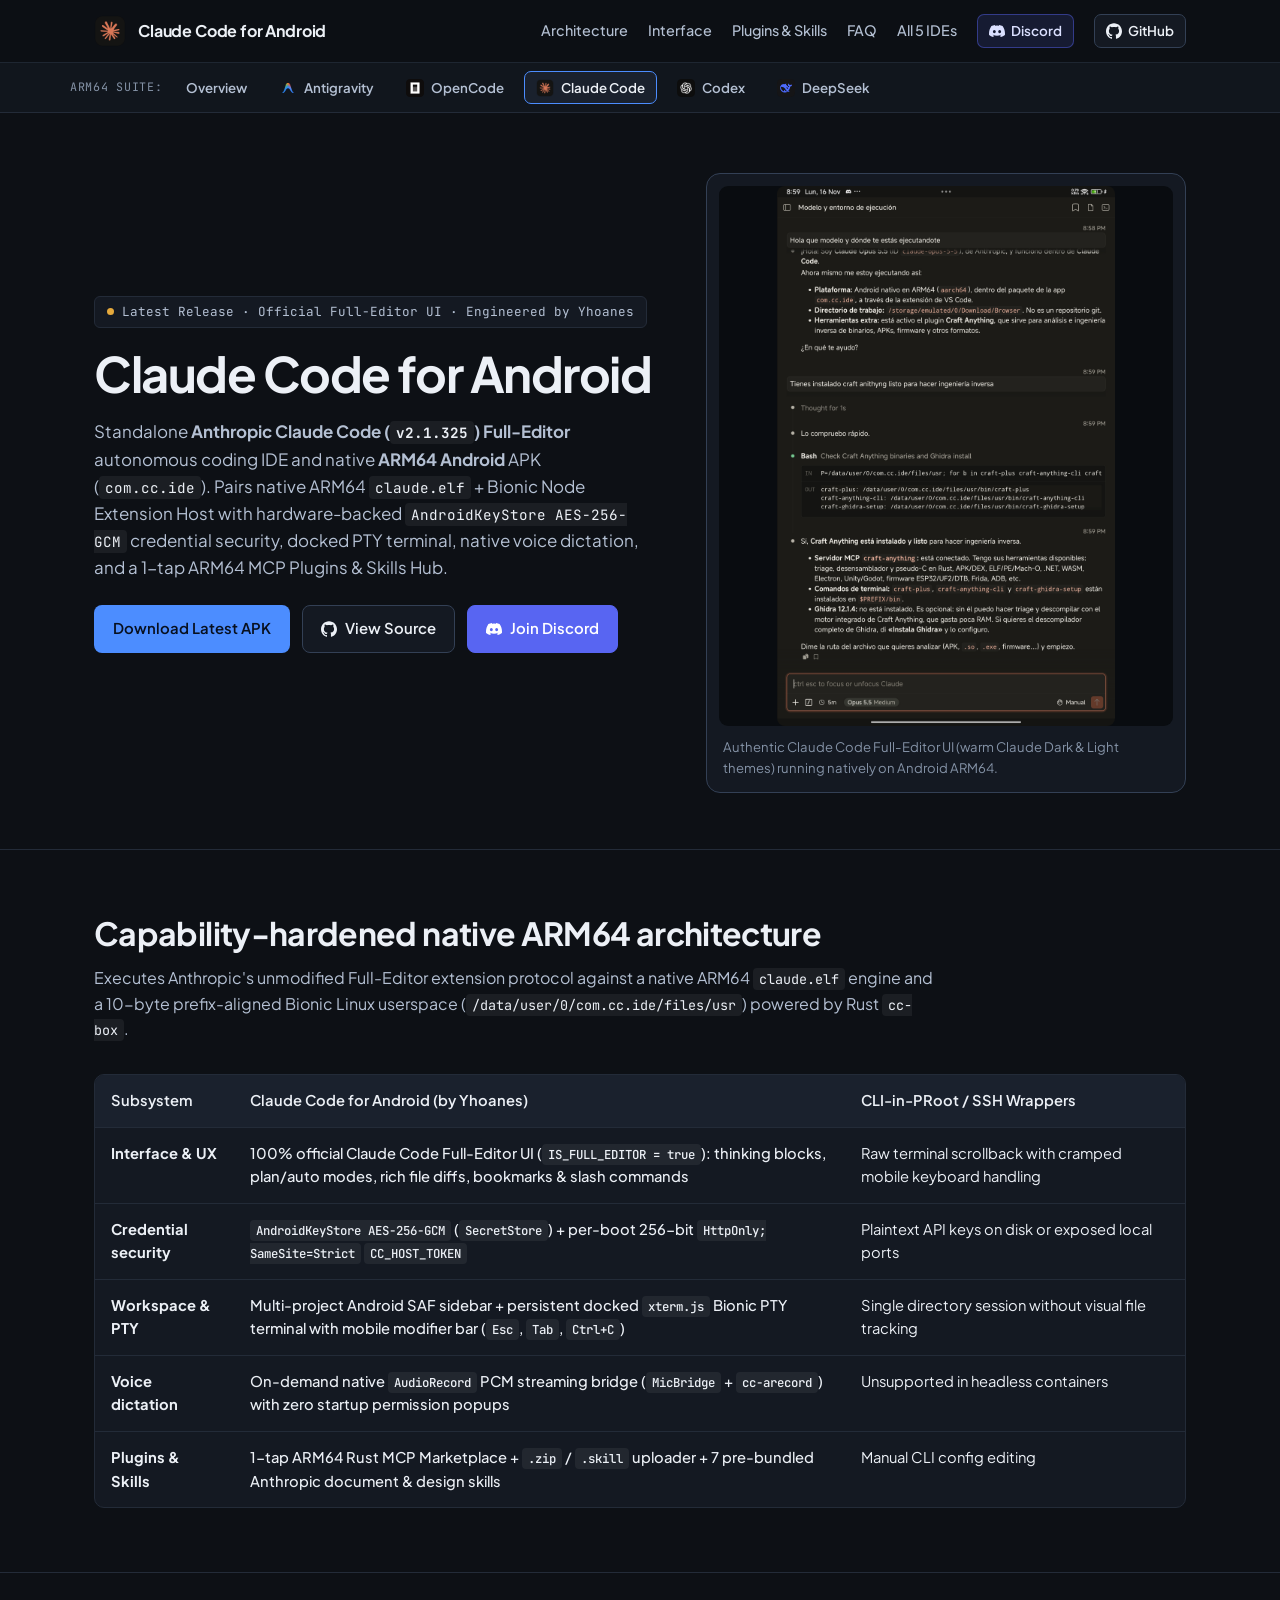
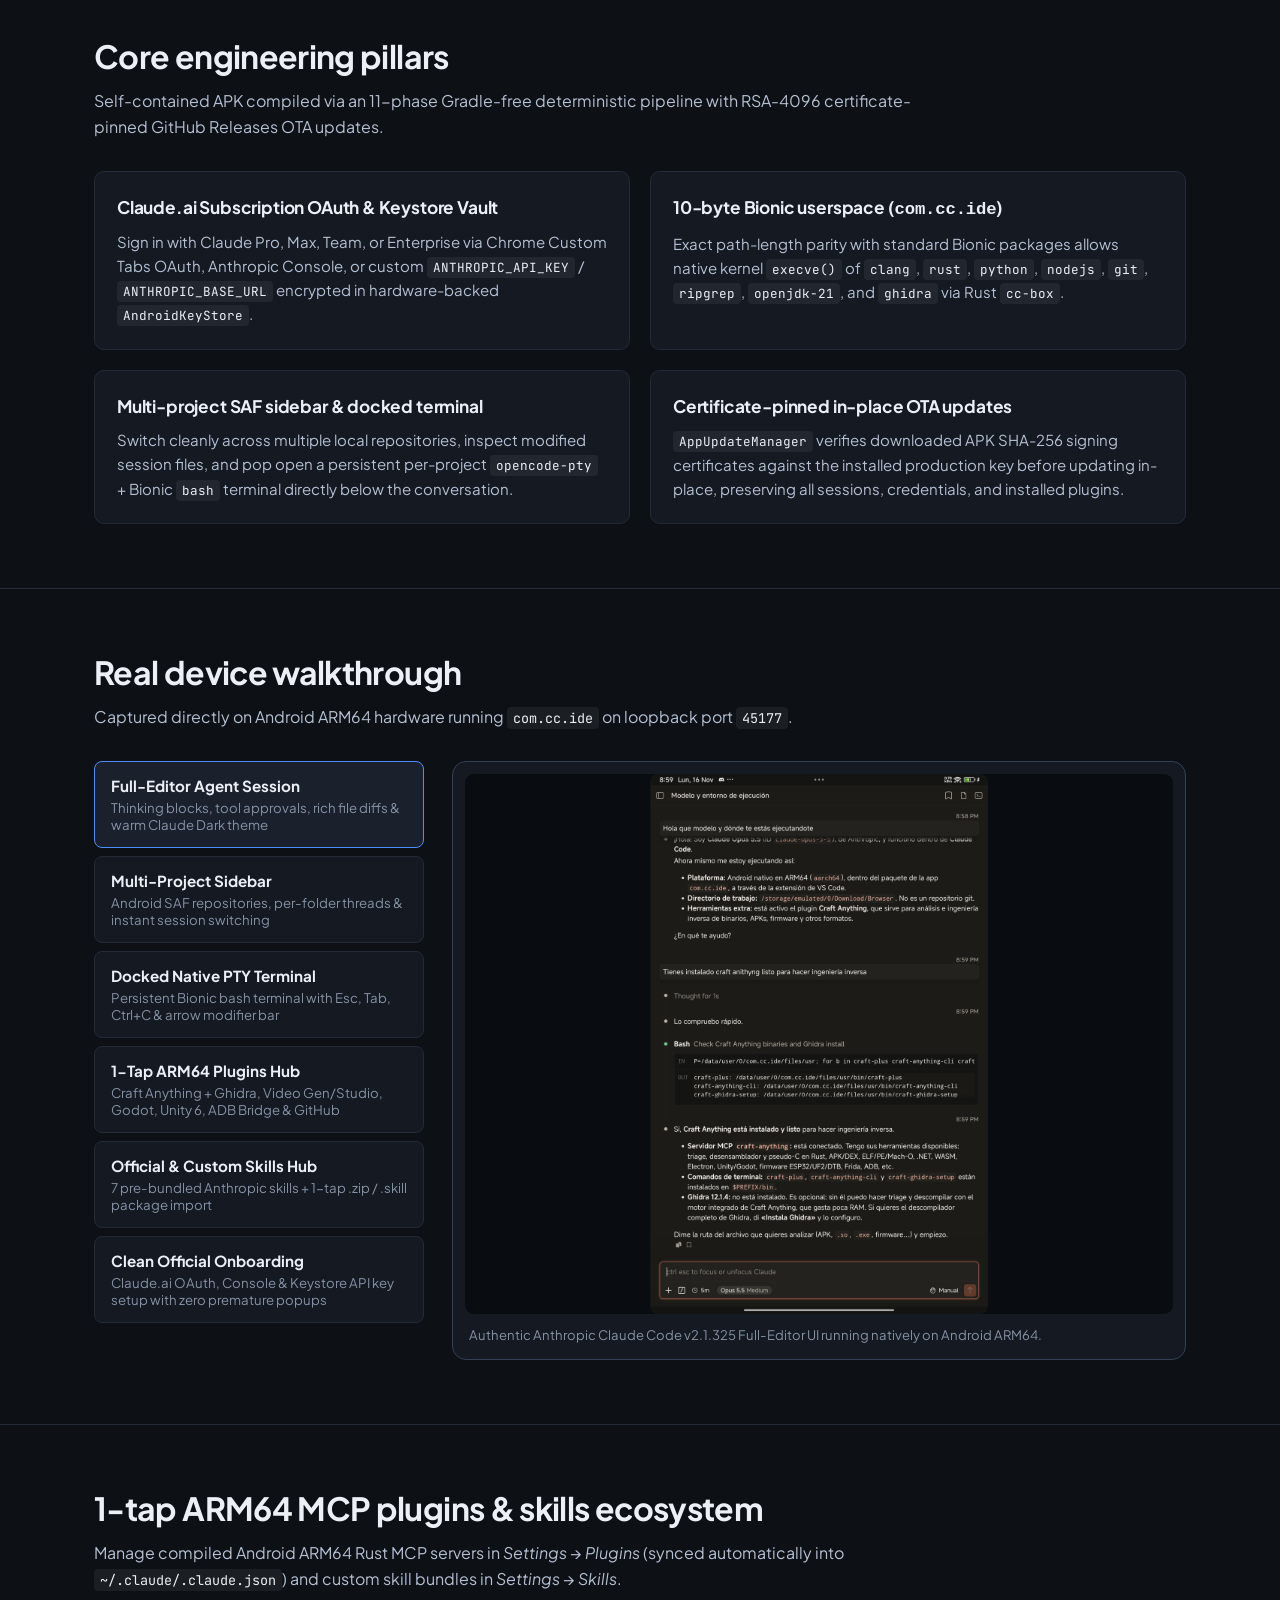
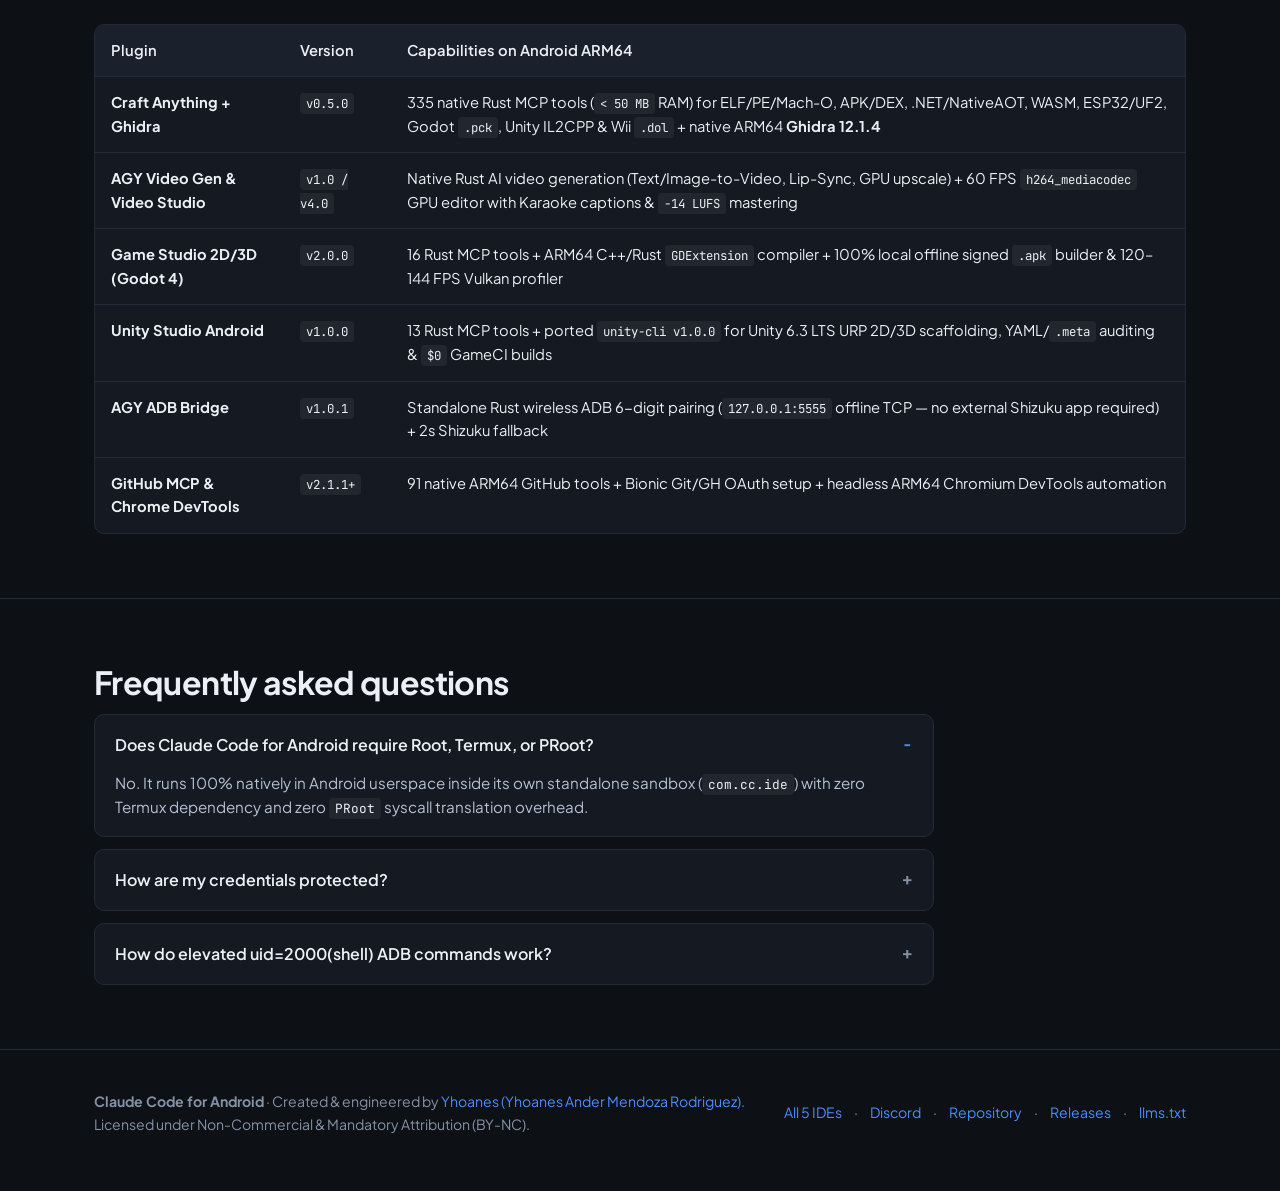
<file: claude-android/index.html>
<!DOCTYPE html>
<html lang="en">
<head>
  <meta charset="utf-8" />
  <meta name="viewport" content="width=device-width, initial-scale=1" />
  <meta name="google-site-verification" content="DgvjRDzGBHEDhDBqfUjo9qhoZBdBrGkTyBmM5uWyEOc" />
  <title>Claude Code for Android (APK) — Official Full-Editor UI &amp; Native ARM64 IDE by Yhoanes</title>
  <meta name="description" content="Download Claude Code for Android by Yhoanes: standalone Anthropic Claude Code Full-Editor agentic IDE &amp; native ARM64 Android APK with AndroidKeyStore AES-256-GCM encryption, docked PTY terminal, voice dictation, and 1-tap ARM64 MCP Plugins &amp; Skills Hub." />
  <meta name="author" content="Yhoanes Ander Mendoza Rodriguez (Yhoanes)" />
  <meta name="keywords" content="Claude Code for Android, Claude Code APK, Anthropic Claude Code Android, Yhoanes, Claude Code Full Editor mobile, cc-box Rust, AndroidKeyStore Claude, Craft Anything MCP" />
  <link rel="canonical" href="https://yhoanes.github.io/claude-android/" />
  <link rel="alternate" type="text/plain" title="LLM Documentation" href="https://yhoanes.github.io/llms.txt" />
  <link rel="icon" type="image/png" href="assets/logo.png" />

  <!-- Open Graph / Social -->
  <meta property="og:type" content="website" />
  <meta property="og:site_name" content="Claude Code for Android — Yhoanes" />
  <meta property="og:title" content="Claude Code for Android — Official Anthropic Full-Editor UI &amp; Native ARM64 APK" />
  <meta property="og:description" content="Standalone Anthropic Claude Code Full-Editor IDE &amp; native ARM64 Android APK by Yhoanes. Zero PRoot, Keystore AES-256-GCM vault, docked PTY terminal, 1-Tap MCP Plugins &amp; Skills Hub." />
  <meta property="og:url" content="https://yhoanes.github.io/claude-android/" />
  <meta property="og:image" content="https://yhoanes.github.io/claude-android/assets/hero_session.jpg" />

  <meta name="twitter:card" content="summary_large_image" />
  <meta name="twitter:title" content="Claude Code for Android (by Yhoanes)" />
  <meta name="twitter:description" content="Standalone Anthropic Claude Code Full-Editor IDE &amp; native ARM64 Android APK — Keystore AES-256-GCM, docked PTY, voice dictation &amp; 1-Tap ARM64 MCP Hub." />
  <meta name="twitter:image" content="https://yhoanes.github.io/claude-android/assets/hero_session.jpg" />

  <link rel="preconnect" href="https://fonts.googleapis.com" />
  <link rel="preconnect" href="https://fonts.gstatic.com" crossorigin />
  <link href="https://fonts.googleapis.com/css2?family=JetBrains+Mono:wght@400;600&amp;family=Plus+Jakarta+Sans:wght@400;500;600;700&amp;display=swap" rel="stylesheet" />
  <link rel="stylesheet" href="../styles.css" />

  <script type="application/ld+json">
  {
    "@context": "https://schema.org",
    "@graph": [
      {
        "@type": "Person",
        "@id": "https://yhoanes.github.io/#person",
        "name": "Yhoanes Ander Mendoza Rodriguez",
        "alternateName": "Yhoanes",
        "url": "https://yhoanes.github.io/",
        "sameAs": ["https://github.com/Yhoanes", "https://discord.gg/BuMGkGCtBv"]
      },
      {
        "@type": "SoftwareApplication",
        "@id": "https://yhoanes.github.io/claude-android/#software",
        "name": "Claude Code for Android",
        "alternateName": [
          "Anthropic Claude Code for Android APK",
          "Claude Code Full-Editor Android IDE",
          "Yhoanes Claude Code Android"
        ],
        "applicationCategory": "DeveloperApplication",
        "operatingSystem": "Android 9.0+ (ARM64 / AArch64)",
        "url": "https://yhoanes.github.io/claude-android/",
        "downloadUrl": "https://github.com/Yhoanes/claude-android/releases/latest",
        "installUrl": "https://github.com/Yhoanes/claude-android/releases/latest",
        "releaseNotes": "https://github.com/Yhoanes/claude-android/releases",
        "screenshot": "https://yhoanes.github.io/claude-android/assets/hero_session.jpg",
        "author": { "@id": "https://yhoanes.github.io/#person" },
        "offers": { "@type": "Offer", "price": "0", "priceCurrency": "USD" },
        "description": "Standalone Anthropic Claude Code Full-Editor autonomous coding IDE and native ARM64 Android APK with AndroidKeyStore AES-256-GCM secret vault, Bionic cc-box userspace, docked PTY terminal, native voice dictation, and 1-tap ARM64 MCP Plugins & Skills Hub."
      },
      {
        "@type": "FAQPage",
        "@id": "https://yhoanes.github.io/claude-android/#faq-schema",
        "mainEntity": [
          {
            "@type": "Question",
            "name": "Does Claude Code for Android require Root, Termux, or PRoot?",
            "acceptedAnswer": {
              "@type": "Answer",
              "text": "No. Claude Code for Android runs 100% natively in Android userspace inside its own 10-byte prefix-aligned sandbox (com.cc.ide) via direct Linux kernel execve() with zero Termux dependency and zero PRoot overhead."
            }
          },
          {
            "@type": "Question",
            "name": "How are Claude.ai credentials and API keys protected on Android?",
            "acceptedAnswer": {
              "@type": "Answer",
              "text": "Claude.ai OAuth tokens remain inside the app's private 0600 sandbox, while custom API keys are encrypted at rest with hardware-backed AndroidKeyStore AES-256-GCM (SecretStore) and protected locally by per-boot 256-bit HttpOnly CC_HOST_TOKEN CSRF and DNS-rebinding guards."
            }
          },
          {
            "@type": "Question",
            "name": "Can I use my Claude Pro, Max, Team, or Enterprise subscription?",
            "acceptedAnswer": {
              "@type": "Answer",
              "text": "Yes. Sign in seamlessly with your Claude.ai Subscription via Chrome Custom Tabs OAuth, Anthropic Console, or any custom ANTHROPIC_API_KEY and ANTHROPIC_BASE_URL endpoint."
            }
          }
        ]
      }
    ]
  }
  </script>
</head>
<body>

  <header class="site-header">
    <div class="container header-inner">
      <a class="brand" href="https://yhoanes.github.io/claude-android/">
        <img src="assets/logo.png" alt="Claude Code for Android icon" width="32" height="32" />
        <span>Claude Code for Android</span>
      </a>
      <nav class="nav-links" aria-label="Primary">
        <a href="#comparison">Architecture</a>
        <a href="#walkthrough">Interface</a>
        <a href="#plugins">Plugins &amp; Skills</a>
        <a href="#faq">FAQ</a>
        <a href="https://yhoanes.github.io/">All 5 IDEs</a>
        <a class="nav-social-pill nav-social-pill--discord" href="https://discord.gg/BuMGkGCtBv" target="_blank" rel="noopener"><svg class="icon-svg" viewBox="0 0 24 24" aria-hidden="true"><path d="M20.317 4.37a19.791 19.791 0 0 0-4.885-1.515.074.074 0 0 0-.079.037c-.21.375-.444.864-.608 1.25a18.27 18.27 0 0 0-5.487 0 12.64 12.64 0 0 0-.617-1.25.077.077 0 0 0-.079-.037A19.736 19.736 0 0 0 3.677 4.37a.07.07 0 0 0-.032.027C.533 9.046-.32 13.58.099 18.057a.082.082 0 0 0 .031.057 19.9 19.9 0 0 0 5.993 3.03.078.078 0 0 0 .084-.028c.462-.63.874-1.295 1.226-1.994a.076.076 0 0 0-.041-.106 13.107 13.107 0 0 1-1.872-.892.077.077 0 0 1-.008-.128 10.2 10.2 0 0 0 .372-.292.074.074 0 0 1 .077-.01c3.928 1.793 8.18 1.793 12.062 0a.074.074 0 0 1 .078.01c.12.098.246.198.373.292a.077.077 0 0 1-.006.127 12.299 12.299 0 0 1-1.873.892.077.077 0 0 0-.041.107c.36.698.772 1.362 1.225 1.993a.076.076 0 0 0 .084.028 19.839 19.839 0 0 0 6.002-3.03.077.077 0 0 0 .032-.054c.5-5.177-.838-9.674-3.549-13.66a.061.061 0 0 0-.031-.03zM8.02 15.33c-1.183 0-2.157-1.085-2.157-2.419 0-1.333.956-2.419 2.157-2.419 1.21 0 2.176 1.096 2.157 2.42 0 1.333-.956 2.418-2.157 2.418zm7.975 0c-1.183 0-2.157-1.085-2.157-2.419 0-1.333.955-2.419 2.157-2.419 1.21 0 2.176 1.096 2.157 2.42 0 1.333-.946 2.418-2.157 2.418z"/></svg> Discord</a>
        <a class="nav-social-pill" href="https://github.com/Yhoanes/claude-android" target="_blank" rel="noopener"><svg class="icon-svg" viewBox="0 0 24 24" aria-hidden="true"><path d="M12 .297c-6.63 0-12 5.373-12 12 0 5.303 3.438 9.8 8.205 11.385.6.113.82-.258.82-.577 0-.285-.01-1.04-.015-2.04-3.338.724-4.042-1.61-4.042-1.61C4.422 18.07 3.633 17.7 3.633 17.7c-1.087-.744.084-.729.084-.729 1.205.084 1.838 1.236 1.838 1.236 1.07 1.835 2.809 1.305 3.495.998.108-.776.417-1.305.76-1.605-2.665-.3-5.466-1.332-5.466-5.93 0-1.31.465-2.38 1.235-3.22-.135-.303-.54-1.523.105-3.176 0 0 1.005-.322 3.3 1.23.96-.267 1.98-.399 3-.405 1.02.006 2.04.138 3 .405 2.28-1.552 3.285-1.23 3.285-1.23.645 1.653.24 2.873.12 3.176.765.84 1.23 1.91 1.23 3.22 0 4.61-2.805 5.625-5.475 5.92.42.36.81 1.096.81 2.22 0 1.606-.015 2.896-.015 3.286 0 .315.21.69.825.57C20.565 22.092 24 17.592 24 12.297c0-6.627-5.373-12-12-12"/></svg> GitHub</a>
      </nav>
    </div>
    <div class="suite-bar">
      <div class="container suite-bar-inner" aria-label="Android ARM64 IDE Suite">
        <span class="suite-label">ARM64 Suite:</span>
        <a class="suite-pill" href="../">Overview</a>
        <a class="suite-pill" href="../antigravity-android/">
          <img src="../antigravity-android/assets/logo.png" alt="" width="18" height="18" />
          Antigravity
        </a>
        <a class="suite-pill" href="../opencode-android/">
          <img src="../opencode-android/assets/logo.png" alt="" width="18" height="18" />
          OpenCode
        </a>
        <a class="suite-pill" href="../claude-android/" aria-current="page">
          <img src="../claude-android/assets/logo.png" alt="" width="18" height="18" />
          Claude Code
        </a>
        <a class="suite-pill" href="../codex-android/">
          <img src="../codex-android/assets/logo.png" alt="" width="18" height="18" />
          Codex
        </a>
        <a class="suite-pill" href="../deepseek-android/">
          <img src="../deepseek-android/assets/logo.png" alt="" width="18" height="18" />
          DeepSeek
        </a>
      </div>
    </div>
  </header>

  <main>
    <!-- Hero -->
    <section class="hero">
      <div class="container hero-grid">
        <div>
          <div class="version-pill">
            <span class="version-dot" aria-hidden="true"></span>
            <span id="live-release-badge">Latest Release &middot; Official Full-Editor UI &middot; Engineered by Yhoanes</span>
          </div>
          <h1>Claude Code for Android</h1>
          <p class="hero-lead">
            Standalone <strong>Anthropic Claude Code (<code>v2.1.325</code>) Full-Editor</strong> autonomous coding IDE and native <strong>ARM64 Android</strong> APK (<code>com.cc.ide</code>). Pairs native ARM64 <code>claude.elf</code> + Bionic Node Extension Host with hardware-backed <code>AndroidKeyStore AES-256-GCM</code> credential security, docked PTY terminal, native voice dictation, and a 1-tap ARM64 MCP Plugins &amp; Skills Hub.
          </p>
          <div class="cta-row">
            <a class="btn btn-primary" id="download-apk-btn" href="https://github.com/Yhoanes/claude-android/releases/latest">
              Download Latest APK
            </a>
            <a class="btn btn-secondary" href="https://github.com/Yhoanes/claude-android">
              <svg class="icon-svg" viewBox="0 0 24 24" aria-hidden="true"><path d="M12 .297c-6.63 0-12 5.373-12 12 0 5.303 3.438 9.8 8.205 11.385.6.113.82-.258.82-.577 0-.285-.01-1.04-.015-2.04-3.338.724-4.042-1.61-4.042-1.61C4.422 18.07 3.633 17.7 3.633 17.7c-1.087-.744.084-.729.084-.729 1.205.084 1.838 1.236 1.838 1.236 1.07 1.835 2.809 1.305 3.495.998.108-.776.417-1.305.76-1.605-2.665-.3-5.466-1.332-5.466-5.93 0-1.31.465-2.38 1.235-3.22-.135-.303-.54-1.523.105-3.176 0 0 1.005-.322 3.3 1.23.96-.267 1.98-.399 3-.405 1.02.006 2.04.138 3 .405 2.28-1.552 3.285-1.23 3.285-1.23.645 1.653.24 2.873.12 3.176.765.84 1.23 1.91 1.23 3.22 0 4.61-2.805 5.625-5.475 5.92.42.36.81 1.096.81 2.22 0 1.606-.015 2.896-.015 3.286 0 .315.21.69.825.57C20.565 22.092 24 17.592 24 12.297c0-6.627-5.373-12-12-12"/></svg> View Source
            </a>
            <a class="btn btn-discord" href="https://discord.gg/BuMGkGCtBv" target="_blank" rel="noopener">
              <svg class="icon-svg" viewBox="0 0 24 24" aria-hidden="true"><path d="M20.317 4.37a19.791 19.791 0 0 0-4.885-1.515.074.074 0 0 0-.079.037c-.21.375-.444.864-.608 1.25a18.27 18.27 0 0 0-5.487 0 12.64 12.64 0 0 0-.617-1.25.077.077 0 0 0-.079-.037A19.736 19.736 0 0 0 3.677 4.37a.07.07 0 0 0-.032.027C.533 9.046-.32 13.58.099 18.057a.082.082 0 0 0 .031.057 19.9 19.9 0 0 0 5.993 3.03.078.078 0 0 0 .084-.028c.462-.63.874-1.295 1.226-1.994a.076.076 0 0 0-.041-.106 13.107 13.107 0 0 1-1.872-.892.077.077 0 0 1-.008-.128 10.2 10.2 0 0 0 .372-.292.074.074 0 0 1 .077-.01c3.928 1.793 8.18 1.793 12.062 0a.074.074 0 0 1 .078.01c.12.098.246.198.373.292a.077.077 0 0 1-.006.127 12.299 12.299 0 0 1-1.873.892.077.077 0 0 0-.041.107c.36.698.772 1.362 1.225 1.993a.076.076 0 0 0 .084.028 19.839 19.839 0 0 0 6.002-3.03.077.077 0 0 0 .032-.054c.5-5.177-.838-9.674-3.549-13.66a.061.061 0 0 0-.031-.03zM8.02 15.33c-1.183 0-2.157-1.085-2.157-2.419 0-1.333.956-2.419 2.157-2.419 1.21 0 2.176 1.096 2.157 2.42 0 1.333-.956 2.418-2.157 2.418zm7.975 0c-1.183 0-2.157-1.085-2.157-2.419 0-1.333.955-2.419 2.157-2.419 1.21 0 2.176 1.096 2.157 2.42 0 1.333-.946 2.418-2.157 2.418z"/></svg> Join Discord
            </a>
          </div>
          <div class="checksum-box" id="checksum-box" hidden aria-label="APK SHA-256 checksum">
            <code id="apk-sha"></code>
            <button type="button" class="copy-btn" id="copy-sha-btn">Copy hash</button>
          </div>
        </div>

        <div>
          <div class="device-frame">
            <div class="device-screen">
              <img src="assets/hero_session.jpg" alt="Claude Code for Android live Full-Editor agent session" width="1800" height="2880" />
            </div>
            <p class="device-caption">
              Authentic Claude Code Full-Editor UI (warm Claude Dark &amp; Light themes) running natively on Android ARM64.
            </p>
          </div>
        </div>
      </div>
    </section>

    <!-- Architecture Comparison -->
    <section class="section" id="comparison">
      <div class="container">
        <h2>Capability-hardened native ARM64 architecture</h2>
        <p class="section-intro">
          Executes Anthropic's unmodified Full-Editor extension protocol against a native ARM64 <code>claude.elf</code> engine and a 10-byte prefix-aligned Bionic Linux userspace (<code>/data/user/0/com.cc.ide/files/usr</code>) powered by Rust <code>cc-box</code>.
        </p>

        <div class="table-wrap">
          <table>
            <thead>
              <tr>
                <th>Subsystem</th>
                <th>Claude Code for Android (by Yhoanes)</th>
                <th>CLI-in-PRoot / SSH Wrappers</th>
              </tr>
            </thead>
            <tbody>
              <tr>
                <td><strong>Interface &amp; UX</strong></td>
                <td class="highlight-col">100% official Claude Code Full-Editor UI (<code>IS_FULL_EDITOR = true</code>): thinking blocks, plan/auto modes, rich file diffs, bookmarks &amp; slash commands</td>
                <td>Raw terminal scrollback with cramped mobile keyboard handling</td>
              </tr>
              <tr>
                <td><strong>Credential security</strong></td>
                <td class="highlight-col"><code>AndroidKeyStore AES-256-GCM</code> (<code>SecretStore</code>) + per-boot 256-bit <code>HttpOnly; SameSite=Strict</code> <code>CC_HOST_TOKEN</code></td>
                <td>Plaintext API keys on disk or exposed local ports</td>
              </tr>
              <tr>
                <td><strong>Workspace &amp; PTY</strong></td>
                <td class="highlight-col">Multi-project Android SAF sidebar + persistent docked <code>xterm.js</code> Bionic PTY terminal with mobile modifier bar (<code>Esc</code>, <code>Tab</code>, <code>Ctrl+C</code>)</td>
                <td>Single directory session without visual file tracking</td>
              </tr>
              <tr>
                <td><strong>Voice dictation</strong></td>
                <td class="highlight-col">On-demand native <code>AudioRecord</code> PCM streaming bridge (<code>MicBridge</code> + <code>cc-arecord</code>) with zero startup permission popups</td>
                <td>Unsupported in headless containers</td>
              </tr>
              <tr>
                <td><strong>Plugins &amp; Skills</strong></td>
                <td class="highlight-col">1-tap ARM64 Rust MCP Marketplace + <code>.zip</code> / <code>.skill</code> uploader + 7 pre-bundled Anthropic document &amp; design skills</td>
                <td>Manual CLI config editing</td>
              </tr>
            </tbody>
          </table>
        </div>
      </div>
    </section>

    <!-- Core Pillars -->
    <section class="section">
      <div class="container">
        <h2>Core engineering pillars</h2>
        <p class="section-intro">
          Self-contained APK compiled via an 11-phase Gradle-free deterministic pipeline with RSA-4096 certificate-pinned GitHub Releases OTA updates.
        </p>

        <div class="spec-grid">
          <div class="spec-block">
            <h3>Claude.ai Subscription OAuth &amp; Keystore Vault</h3>
            <p>Sign in with Claude Pro, Max, Team, or Enterprise via Chrome Custom Tabs OAuth, Anthropic Console, or custom <code>ANTHROPIC_API_KEY</code> / <code>ANTHROPIC_BASE_URL</code> encrypted in hardware-backed <code>AndroidKeyStore</code>.</p>
          </div>
          <div class="spec-block">
            <h3>10-byte Bionic userspace (<code>com.cc.ide</code>)</h3>
            <p>Exact path-length parity with standard Bionic packages allows native kernel <code>execve()</code> of <code>clang</code>, <code>rust</code>, <code>python</code>, <code>nodejs</code>, <code>git</code>, <code>ripgrep</code>, <code>openjdk-21</code>, and <code>ghidra</code> via Rust <code>cc-box</code>.</p>
          </div>
          <div class="spec-block">
            <h3>Multi-project SAF sidebar &amp; docked terminal</h3>
            <p>Switch cleanly across multiple local repositories, inspect modified session files, and pop open a persistent per-project <code>opencode-pty</code> + Bionic <code>bash</code> terminal directly below the conversation.</p>
          </div>
          <div class="spec-block">
            <h3>Certificate-pinned in-place OTA updates</h3>
            <p><code>AppUpdateManager</code> verifies downloaded APK SHA-256 signing certificates against the installed production key before updating in-place, preserving all sessions, credentials, and installed plugins.</p>
          </div>
        </div>
      </div>
    </section>

    <!-- Interactive Real Device Walkthrough -->
    <section class="section" id="walkthrough">
      <div class="container">
        <h2>Real device walkthrough</h2>
        <p class="section-intro">
          Captured directly on Android ARM64 hardware running <code>com.cc.ide</code> on loopback port <code>45177</code>.
        </p>

        <div class="walkthrough-layout">
          <div class="tab-list" role="tablist" aria-label="Claude Code interface captures">
            <button class="tab-btn" role="tab" aria-selected="true" aria-controls="cc-panel-hero" id="cc-tab-hero" type="button">
              <strong>Full-Editor Agent Session</strong>
              <span>Thinking blocks, tool approvals, rich file diffs &amp; warm Claude Dark theme</span>
            </button>
            <button class="tab-btn" role="tab" aria-selected="false" aria-controls="cc-panel-side" id="cc-tab-side" type="button">
              <strong>Multi-Project Sidebar</strong>
              <span>Android SAF repositories, per-folder threads &amp; instant session switching</span>
            </button>
            <button class="tab-btn" role="tab" aria-selected="false" aria-controls="cc-panel-term" id="cc-tab-term" type="button">
              <strong>Docked Native PTY Terminal</strong>
              <span>Persistent Bionic bash terminal with Esc, Tab, Ctrl+C &amp; arrow modifier bar</span>
            </button>
            <button class="tab-btn" role="tab" aria-selected="false" aria-controls="cc-panel-plug" id="cc-tab-plug" type="button">
              <strong>1-Tap ARM64 Plugins Hub</strong>
              <span>Craft Anything + Ghidra, Video Gen/Studio, Godot, Unity 6, ADB Bridge &amp; GitHub</span>
            </button>
            <button class="tab-btn" role="tab" aria-selected="false" aria-controls="cc-panel-skill" id="cc-tab-skill" type="button">
              <strong>Official &amp; Custom Skills Hub</strong>
              <span>7 pre-bundled Anthropic skills + 1-tap .zip / .skill package import</span>
            </button>
            <button class="tab-btn" role="tab" aria-selected="false" aria-controls="cc-panel-login" id="cc-tab-login" type="button">
              <strong>Clean Official Onboarding</strong>
              <span>Claude.ai OAuth, Console &amp; Keystore API key setup with zero premature popups</span>
            </button>
          </div>

          <div>
            <div class="device-frame tab-panel" id="cc-panel-hero" role="tabpanel" aria-labelledby="cc-tab-hero">
              <div class="device-screen">
                <img src="assets/hero_session.jpg" alt="Claude Code for Android Full-Editor session" loading="lazy" />
              </div>
              <p class="device-caption">Authentic Anthropic Claude Code v2.1.325 Full-Editor UI running natively on Android ARM64.</p>
            </div>
            <div class="device-frame tab-panel" id="cc-panel-side" role="tabpanel" aria-labelledby="cc-tab-side" hidden>
              <div class="device-screen">
                <img src="assets/sidebar_projects.jpg" alt="Projects and multi-session sidebar in Claude Code for Android" loading="lazy" />
              </div>
              <p class="device-caption">Responsive multi-project workspace sidebar with per-directory conversation history.</p>
            </div>
            <div class="device-frame tab-panel" id="cc-panel-term" role="tabpanel" aria-labelledby="cc-tab-term" hidden>
              <div class="device-screen">
                <img src="assets/terminal_dock.jpg" alt="Docked native ARM64 PTY terminal in Claude Code for Android" loading="lazy" />
              </div>
              <p class="device-caption">Docked xterm.js PTY terminal backed by Bionic bash and touch modifier keys.</p>
            </div>
            <div class="device-frame tab-panel" id="cc-panel-plug" role="tabpanel" aria-labelledby="cc-tab-plug" hidden>
              <div class="device-screen">
                <img src="assets/plugins_marketplace.jpg" alt="1-Tap native ARM64 MCP Plugins Marketplace in Claude Code" loading="lazy" />
              </div>
              <p class="device-caption">1-tap native ARM64 Rust MCP plugins marketplace inside Settings &rarr; Plugins.</p>
            </div>
            <div class="device-frame tab-panel" id="cc-panel-skill" role="tabpanel" aria-labelledby="cc-tab-skill" hidden>
              <div class="device-screen">
                <img src="assets/skills_hub.jpg" alt="Official and custom Skills Hub in Claude Code for Android" loading="lazy" />
              </div>
              <p class="device-caption">Installed official Anthropic document/design skills and custom .skill package manager.</p>
            </div>
            <div class="device-frame tab-panel" id="cc-panel-login" role="tabpanel" aria-labelledby="cc-tab-login" hidden>
              <div class="device-screen">
                <img src="assets/login_screen.jpg" alt="Official Claude Code sign-in screen on Android" loading="lazy" />
              </div>
              <p class="device-caption">Official Claude Code sign-in screen supporting Claude.ai OAuth and Keystore-encrypted API keys.</p>
            </div>
          </div>
        </div>
      </div>
    </section>

    <!-- Native ARM64 Plugins Table -->
    <section class="section" id="plugins">
      <div class="container">
        <h2>1-tap ARM64 MCP plugins &amp; skills ecosystem</h2>
        <p class="section-intro">
          Manage compiled Android ARM64 Rust MCP servers in <em>Settings &rarr; Plugins</em> (synced automatically into <code>~/.claude/.claude.json</code>) and custom skill bundles in <em>Settings &rarr; Skills</em>.
        </p>

        <div class="table-wrap">
          <table>
            <thead>
              <tr>
                <th>Plugin</th>
                <th>Version</th>
                <th>Capabilities on Android ARM64</th>
              </tr>
            </thead>
            <tbody>
              <tr>
                <td><strong>Craft Anything + Ghidra</strong></td>
                <td><code>v0.5.0</code></td>
                <td>335 native Rust MCP tools (<code>&lt; 50 MB</code> RAM) for ELF/PE/Mach-O, APK/DEX, .NET/NativeAOT, WASM, ESP32/UF2, Godot <code>.pck</code>, Unity IL2CPP &amp; Wii <code>.dol</code> + native ARM64 <strong>Ghidra 12.1.4</strong></td>
              </tr>
              <tr>
                <td><strong>AGY Video Gen &amp; Video Studio</strong></td>
                <td><code>v1.0 / v4.0</code></td>
                <td>Native Rust AI video generation (Text/Image-to-Video, Lip-Sync, GPU upscale) + 60 FPS <code>h264_mediacodec</code> GPU editor with Karaoke captions &amp; <code>-14 LUFS</code> mastering</td>
              </tr>
              <tr>
                <td><strong>Game Studio 2D/3D (Godot 4)</strong></td>
                <td><code>v2.0.0</code></td>
                <td>16 Rust MCP tools + ARM64 C++/Rust <code>GDExtension</code> compiler + 100% local offline signed <code>.apk</code> builder &amp; 120–144 FPS Vulkan profiler</td>
              </tr>
              <tr>
                <td><strong>Unity Studio Android</strong></td>
                <td><code>v1.0.0</code></td>
                <td>13 Rust MCP tools + ported <code>unity-cli v1.0.0</code> for Unity 6.3 LTS URP 2D/3D scaffolding, YAML/<code>.meta</code> auditing &amp; <code>$0</code> GameCI builds</td>
              </tr>
              <tr>
                <td><strong>AGY ADB Bridge</strong></td>
                <td><code>v1.0.1</code></td>
                <td>Standalone Rust wireless ADB 6-digit pairing (<code>127.0.0.1:5555</code> offline TCP — no external Shizuku app required) + 2s Shizuku fallback</td>
              </tr>
              <tr>
                <td><strong>GitHub MCP &amp; Chrome DevTools</strong></td>
                <td><code>v2.1.1+</code></td>
                <td>91 native ARM64 GitHub tools + Bionic Git/GH OAuth setup + headless ARM64 Chromium DevTools automation</td>
              </tr>
            </tbody>
          </table>
        </div>
      </div>
    </section>

    <!-- FAQ -->
    <section class="section" id="faq">
      <div class="container">
        <h2>Frequently asked questions</h2>
        <div class="faq-list">
          <details class="faq-item" open>
            <summary>Does Claude Code for Android require Root, Termux, or PRoot?</summary>
            <p>No. It runs 100% natively in Android userspace inside its own standalone sandbox (<code>com.cc.ide</code>) with zero Termux dependency and zero <code>PRoot</code> syscall translation overhead.</p>
          </details>
          <details class="faq-item">
            <summary>How are my credentials protected?</summary>
            <p>Claude.ai OAuth tokens stay strictly inside the app's private <code>0600</code> sandbox, and custom API keys entered in <em>Settings &rarr; API &amp; Model</em> are encrypted with hardware-backed <code>AndroidKeyStore AES-256-GCM</code> (<code>SecretStore</code>) and injected only into memory.</p>
          </details>
          <details class="faq-item">
            <summary>How do elevated uid=2000(shell) ADB commands work?</summary>
            <p>Nothing elevated is active by default. Whenever you need ADB-level shell access, open <em>Settings &rarr; Plugins</em>, install <strong>AGY ADB Bridge</strong>, and pair once using Android's 6-digit Wireless Debugging code (or authorize via Shizuku).</p>
          </details>
        </div>
      </div>
    </section>
  </main>

  <footer class="site-footer">
    <div class="container footer-inner">
      <div>
        <strong>Claude Code for Android</strong> &middot; Created &amp; engineered by <a href="https://github.com/Yhoanes">Yhoanes (Yhoanes Ander Mendoza Rodriguez)</a>.<br />
        Licensed under Non-Commercial &amp; Mandatory Attribution (BY-NC).
      </div>
      <div class="footer-links">
        <a href="../">All 5 IDEs</a> &middot;
        <a href="https://discord.gg/BuMGkGCtBv" target="_blank" rel="noopener">Discord</a> &middot;
        <a href="https://github.com/Yhoanes/claude-android">Repository</a> &middot;
        <a href="https://github.com/Yhoanes/claude-android/releases">Releases</a> &middot;
        <a href="https://yhoanes.github.io/llms.txt">llms.txt</a>
      </div>
    </div>
  </footer>

  <script>
    (function () {
      var currentSha = '';
      var dlBtn = document.getElementById('download-apk-btn');
      var shaBox = document.getElementById('checksum-box');
      var shaCode = document.getElementById('apk-sha');
      var copyBtn = document.getElementById('copy-sha-btn');
      var badge = document.getElementById('live-release-badge');

      fetch('https://api.github.com/repos/Yhoanes/claude-android/releases/latest')
        .then(function (r) { return r.ok ? r.json() : null; })
        .then(function (release) {
          if (!release) return;
          if (badge && release.tag_name) {
            badge.textContent = 'Latest Release (' + release.tag_name + ') \u00b7 Official Full-Editor ARM64 \u00b7 Engineered by Yhoanes';
          }
          var assets = Array.isArray(release.assets) ? release.assets : [];
          var apk = null;
          for (var i = 0; i < assets.length; i++) {
            if (assets[i].name && /\.apk$/i.test(assets[i].name)) { apk = assets[i]; break; }
          }
          if (apk && apk.browser_download_url && dlBtn) { dlBtn.href = apk.browser_download_url; }
          if (apk && apk.digest && shaBox && shaCode) {
            currentSha = String(apk.digest).replace(/^sha256:/i, '');
            shaCode.textContent = 'SHA-256: ' + currentSha;
            shaBox.removeAttribute('hidden');
          }
        })
        .catch(function () {});

      if (copyBtn && navigator.clipboard) {
        copyBtn.addEventListener('click', function () {
          if (!currentSha) return;
          navigator.clipboard.writeText(currentSha).then(function () {
            copyBtn.textContent = 'Copied';
            setTimeout(function () { copyBtn.textContent = 'Copy hash'; }, 1800);
          });
        });
      }

      var tabs = Array.prototype.slice.call(document.querySelectorAll('[role="tab"]'));
      var panels = Array.prototype.slice.call(document.querySelectorAll('[role="tabpanel"]'));
      tabs.forEach(function (tab) {
        tab.addEventListener('click', function () {
          var targetId = tab.getAttribute('aria-controls');
          tabs.forEach(function (t) { t.setAttribute('aria-selected', String(t === tab)); });
          panels.forEach(function (p) {
            if (p.id === targetId) { p.removeAttribute('hidden'); }
            else { p.setAttribute('hidden', ''); }
          });
        });
      });
    })();
  </script>
</body>
</html>
</file>
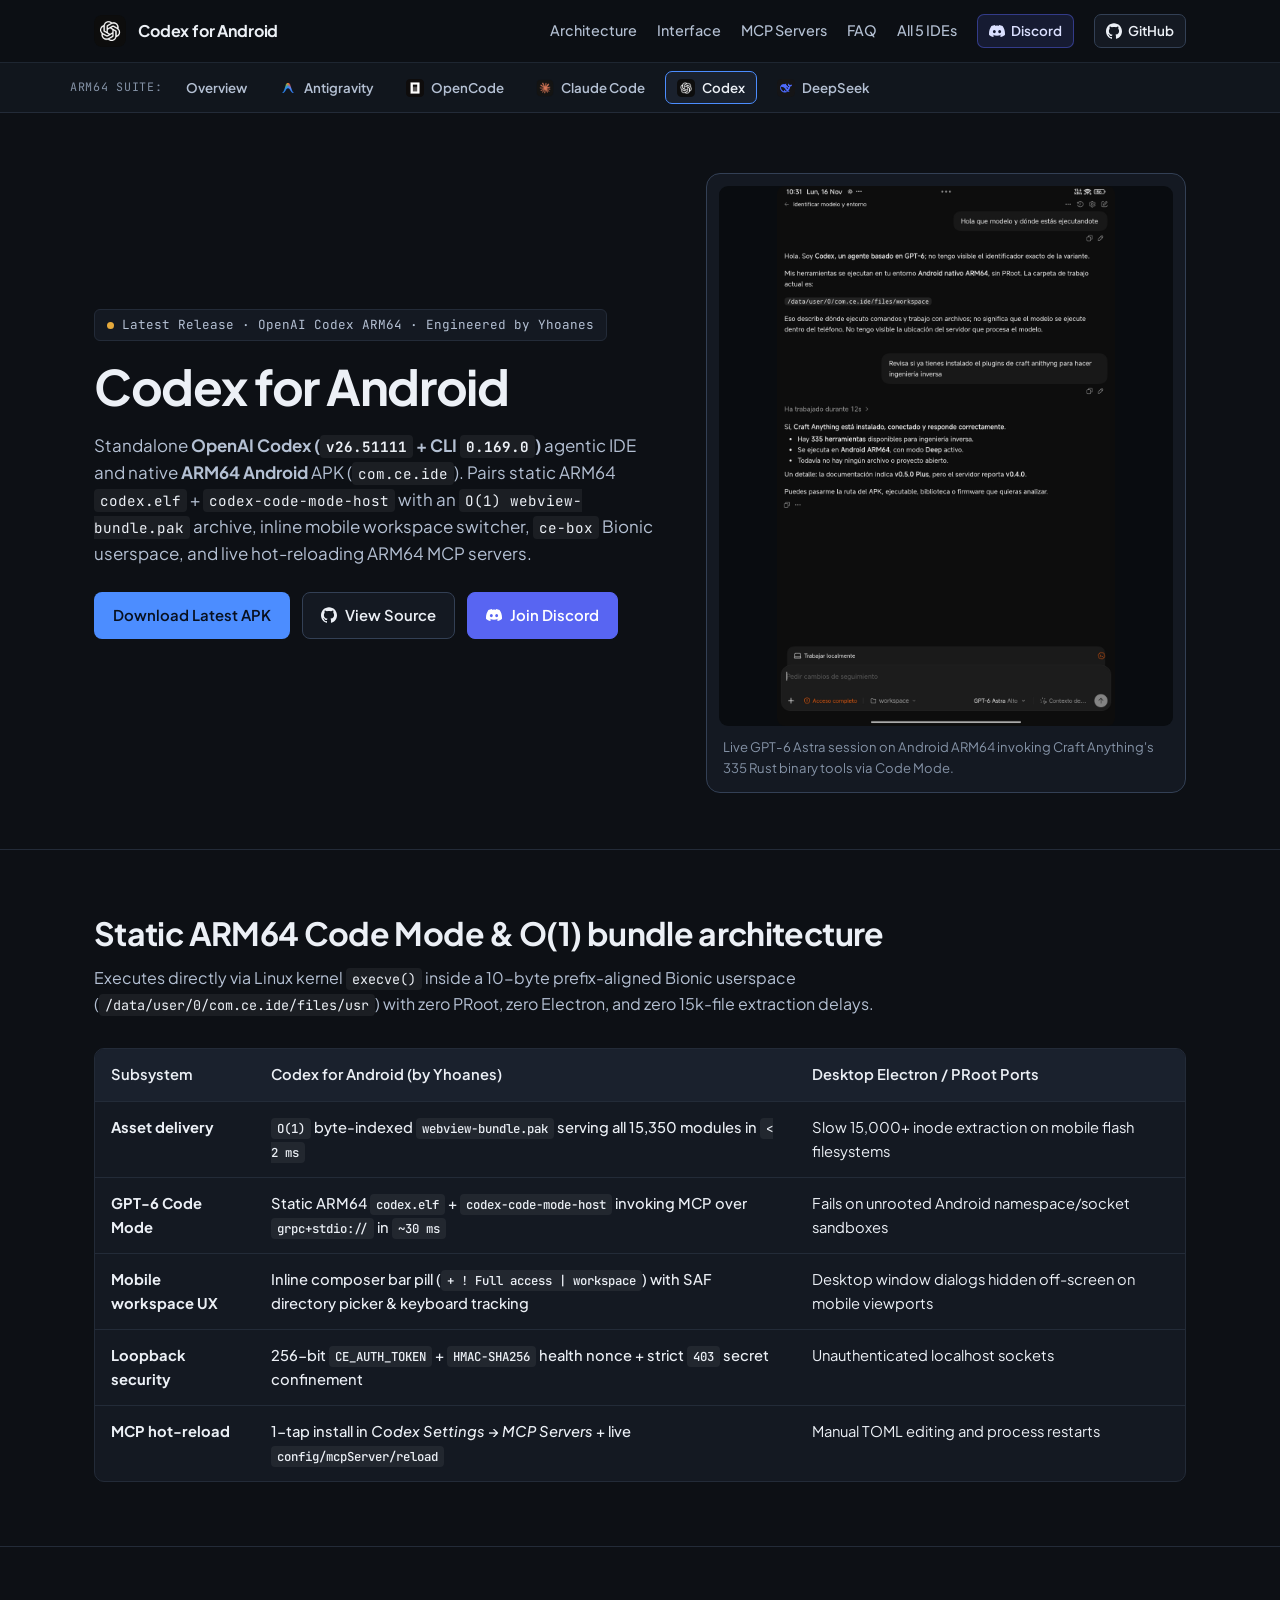
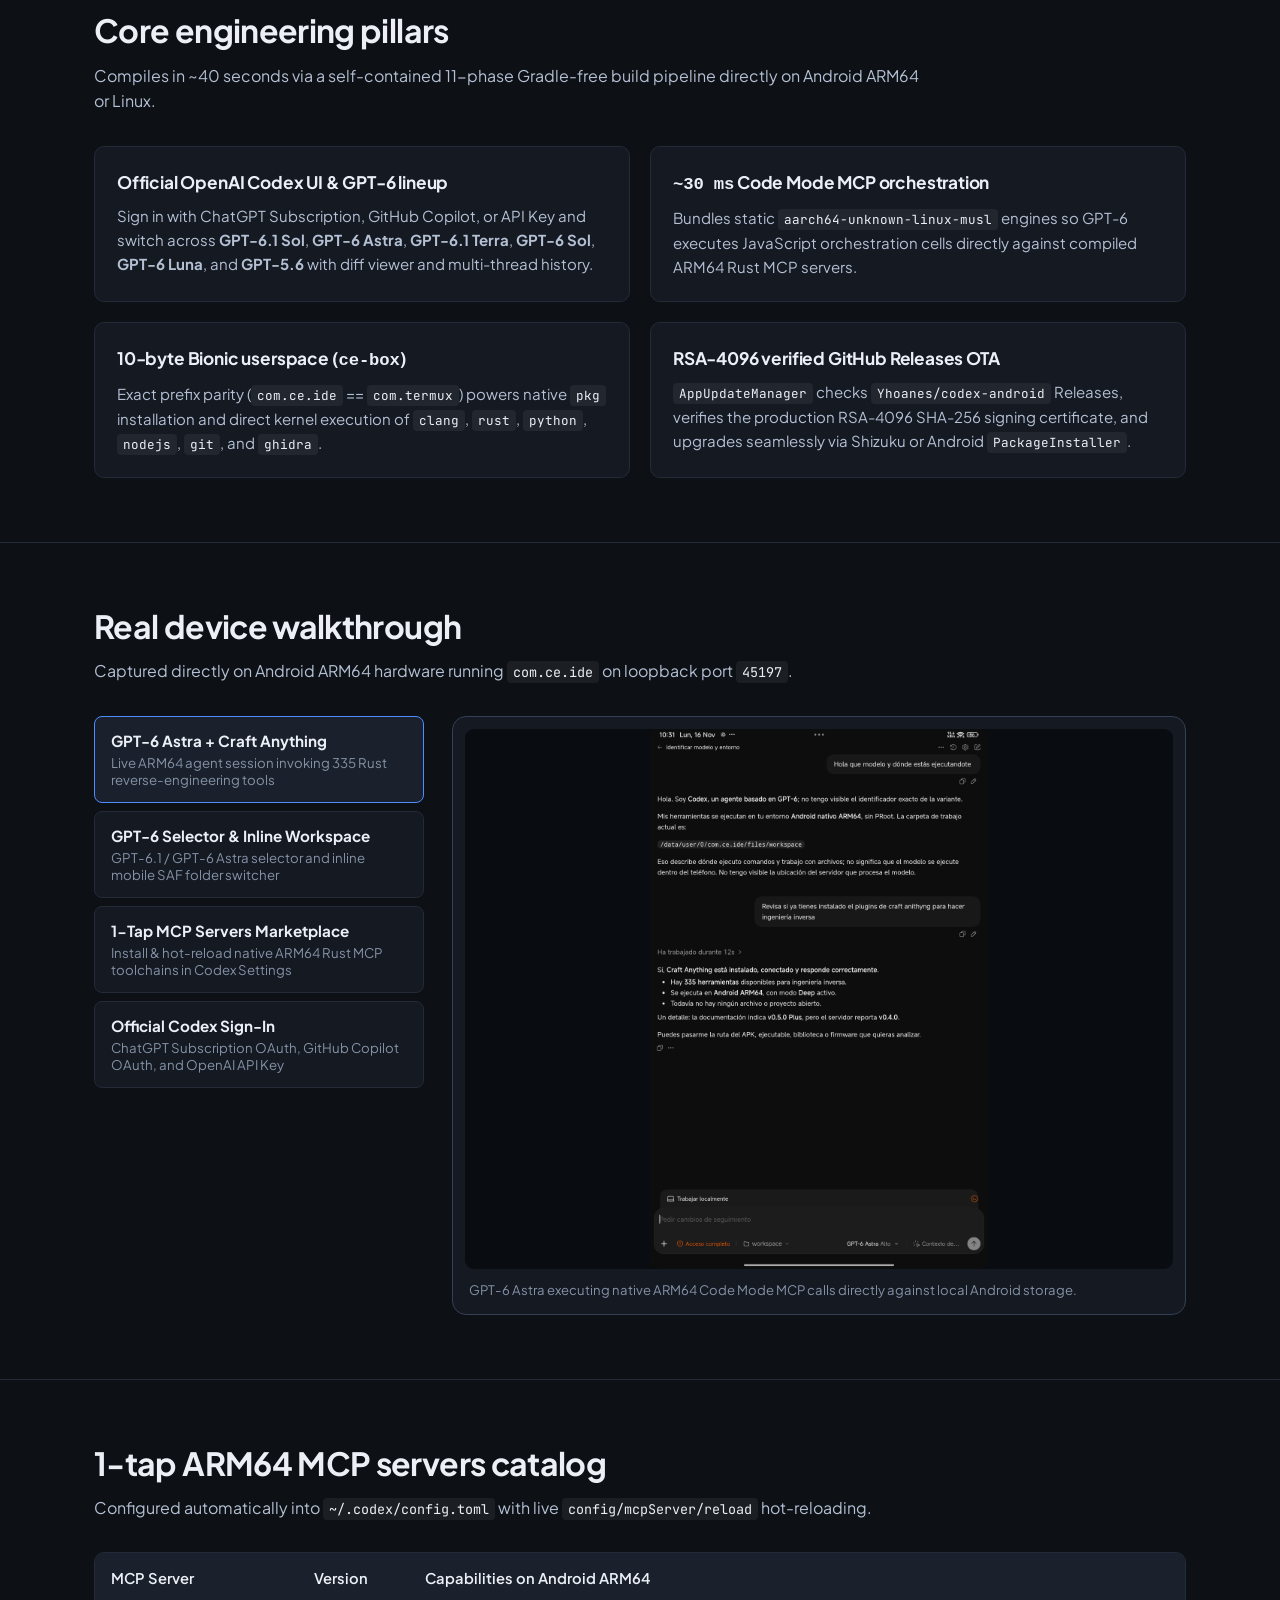
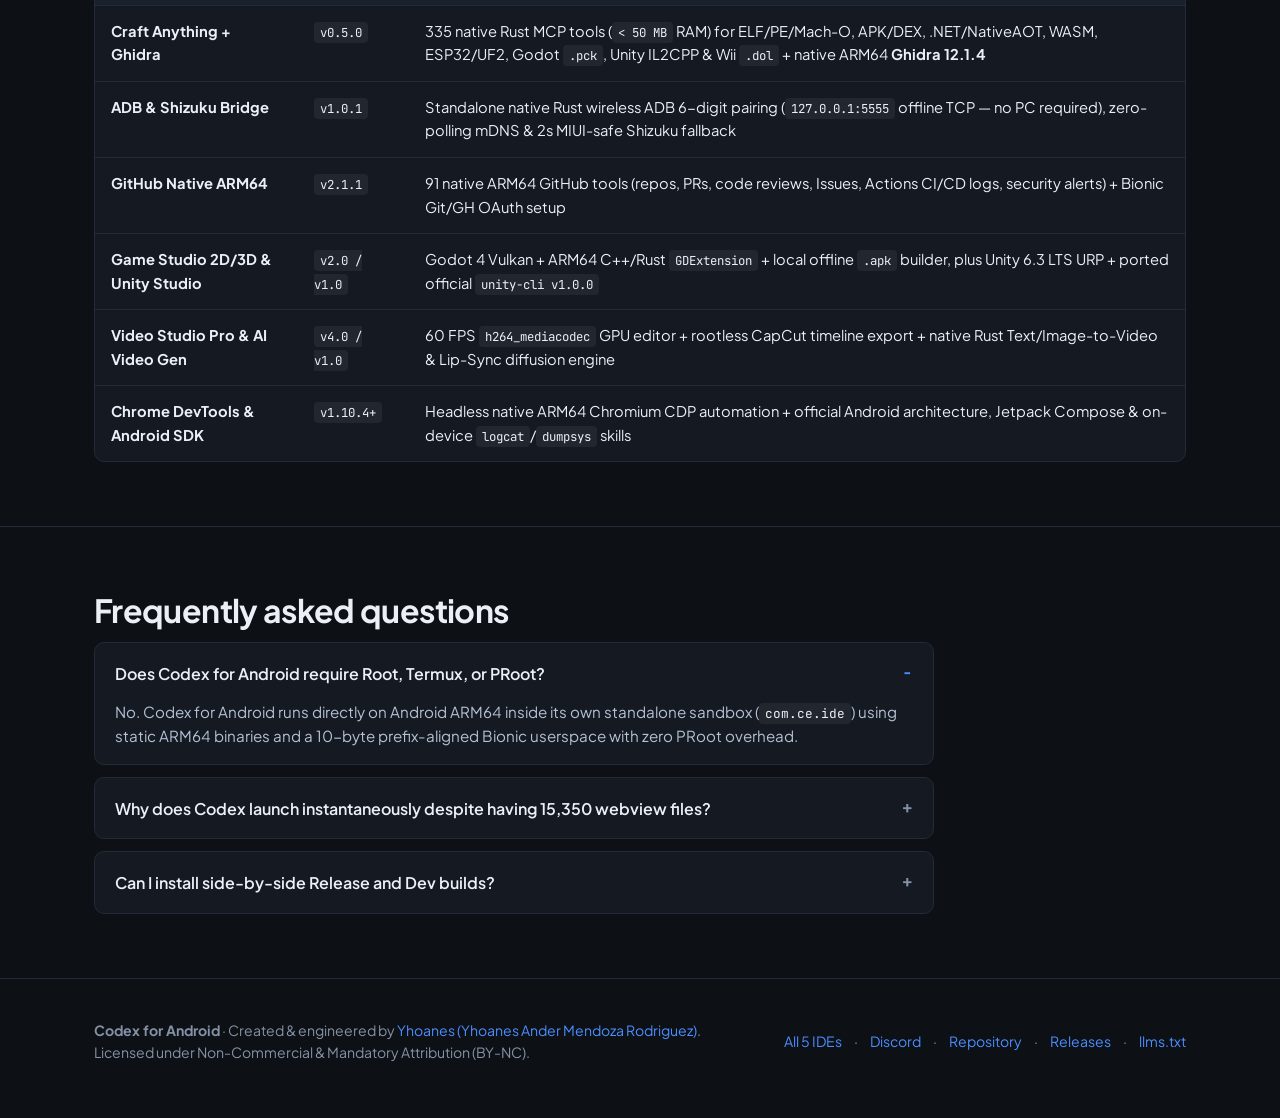
<file: codex-android/index.html>
<!DOCTYPE html>
<html lang="en">
<head>
  <meta charset="utf-8" />
  <meta name="viewport" content="width=device-width, initial-scale=1" />
  <meta name="google-site-verification" content="DgvjRDzGBHEDhDBqfUjo9qhoZBdBrGkTyBmM5uWyEOc" />
  <title>Codex for Android (APK) — Official OpenAI Codex UI &amp; Native ARM64 IDE by Yhoanes</title>
  <meta name="description" content="Download Codex for Android by Yhoanes: standalone OpenAI Codex (v26.51111 + CLI 0.169.0) agentic IDE &amp; native ARM64 Android APK with GPT-6 Astra/Sol Code Mode, O(1) webview-bundle.pak (&lt;2 ms), HMAC loopback security, and 1-tap ARM64 MCP Marketplace." />
  <meta name="author" content="Yhoanes Ander Mendoza Rodriguez (Yhoanes)" />
  <meta name="keywords" content="Codex for Android, OpenAI Codex APK, Codex Android ARM64, Yhoanes, GPT-6 Codex mobile, codex-code-mode-host ARM64, ce-box Rust, Craft Anything MCP" />
  <link rel="canonical" href="https://yhoanes.github.io/codex-android/" />
  <link rel="alternate" type="text/plain" title="LLM Documentation" href="https://yhoanes.github.io/llms.txt" />
  <link rel="icon" type="image/png" href="assets/logo.png" />

  <!-- Open Graph / Social -->
  <meta property="og:type" content="website" />
  <meta property="og:site_name" content="Codex for Android — Yhoanes" />
  <meta property="og:title" content="Codex for Android — Official OpenAI Codex UI &amp; Static ARM64 Engine APK" />
  <meta property="og:description" content="Standalone OpenAI Codex IDE &amp; native ARM64 Android APK by Yhoanes. Static codex.elf + Code Mode (~30 ms MCP), O(1) webview-bundle.pak, GPT-6 Astra/Sol &amp; 1-tap ARM64 MCP Marketplace." />
  <meta property="og:url" content="https://yhoanes.github.io/codex-android/" />
  <meta property="og:image" content="https://yhoanes.github.io/codex-android/assets/hero_session.jpg" />

  <meta name="twitter:card" content="summary_large_image" />
  <meta name="twitter:title" content="Codex for Android (by Yhoanes)" />
  <meta name="twitter:description" content="Standalone OpenAI Codex IDE &amp; native ARM64 Android APK — GPT-6 Code Mode, O(1) webview-bundle.pak, inline workspace selector &amp; 1-Tap ARM64 MCP Marketplace." />
  <meta name="twitter:image" content="https://yhoanes.github.io/codex-android/assets/hero_session.jpg" />

  <link rel="preconnect" href="https://fonts.googleapis.com" />
  <link rel="preconnect" href="https://fonts.gstatic.com" crossorigin />
  <link href="https://fonts.googleapis.com/css2?family=JetBrains+Mono:wght@400;600&amp;family=Plus+Jakarta+Sans:wght@400;500;600;700&amp;display=swap" rel="stylesheet" />
  <link rel="stylesheet" href="../styles.css" />

  <script type="application/ld+json">
  {
    "@context": "https://schema.org",
    "@graph": [
      {
        "@type": "Person",
        "@id": "https://yhoanes.github.io/#person",
        "name": "Yhoanes Ander Mendoza Rodriguez",
        "alternateName": "Yhoanes",
        "url": "https://yhoanes.github.io/",
        "sameAs": ["https://github.com/Yhoanes", "https://discord.gg/BuMGkGCtBv"]
      },
      {
        "@type": "SoftwareApplication",
        "@id": "https://yhoanes.github.io/codex-android/#software",
        "name": "Codex for Android",
        "alternateName": [
          "OpenAI Codex for Android APK",
          "Codex Native ARM64 Android IDE",
          "Yhoanes Codex Android"
        ],
        "applicationCategory": "DeveloperApplication",
        "operatingSystem": "Android 9.0+ (ARM64 / AArch64)",
        "url": "https://yhoanes.github.io/codex-android/",
        "downloadUrl": "https://github.com/Yhoanes/codex-android/releases/latest",
        "installUrl": "https://github.com/Yhoanes/codex-android/releases/latest",
        "releaseNotes": "https://github.com/Yhoanes/codex-android/releases",
        "screenshot": "https://yhoanes.github.io/codex-android/assets/hero_session.jpg",
        "author": { "@id": "https://yhoanes.github.io/#person" },
        "offers": { "@type": "Offer", "price": "0", "priceCurrency": "USD" },
        "description": "Standalone OpenAI Codex agentic IDE and native ARM64 Android APK bundling official Codex Extension UI, static ARM64 codex.elf + codex-code-mode-host, O(1) webview-bundle.pak, Bionic ce-box userspace, and 1-tap ARM64 MCP Marketplace."
      },
      {
        "@type": "FAQPage",
        "@id": "https://yhoanes.github.io/codex-android/#faq-schema",
        "mainEntity": [
          {
            "@type": "Question",
            "name": "How does Codex for Android serve 15,350 webview modules without mobile storage lag?",
            "acceptedAnswer": {
              "@type": "Answer",
              "text": "Codex for Android packs all 15,350 webview modules into a single O(1) byte-indexed archive (webview-bundle.pak), eliminating 15k-inode extraction overhead on mobile UFS flash and serving assets in under 2 milliseconds."
            }
          },
          {
            "@type": "Question",
            "name": "Does GPT-6 Code Mode work with native ARM64 MCP servers on Android?",
            "acceptedAnswer": {
              "@type": "Answer",
              "text": "Yes. Both static aarch64 binaries (codex.elf and codex-code-mode-host) are bundled natively so GPT-6 Code Mode executes JavaScript tool cells over grpc+stdio:// against ARM64 Rust MCP servers in ~30 ms without container conflicts."
            }
          },
          {
            "@type": "Question",
            "name": "Which sign-in methods and models are supported?",
            "acceptedAnswer": {
              "@type": "Answer",
              "text": "Sign in via ChatGPT Subscription OAuth, GitHub Copilot OAuth, or OpenAI API Key, with full access to GPT-6.1 Sol, GPT-6 Astra, GPT-6.1 Terra, GPT-6 Sol, GPT-6 Luna, and GPT-5.6 reasoning levels."
            }
          }
        ]
      }
    ]
  }
  </script>
</head>
<body>

  <header class="site-header">
    <div class="container header-inner">
      <a class="brand" href="https://yhoanes.github.io/codex-android/">
        <img src="assets/logo.png" alt="Codex for Android icon" width="32" height="32" />
        <span>Codex for Android</span>
      </a>
      <nav class="nav-links" aria-label="Primary">
        <a href="#comparison">Architecture</a>
        <a href="#walkthrough">Interface</a>
        <a href="#plugins">MCP Servers</a>
        <a href="#faq">FAQ</a>
        <a href="https://yhoanes.github.io/">All 5 IDEs</a>
        <a class="nav-social-pill nav-social-pill--discord" href="https://discord.gg/BuMGkGCtBv" target="_blank" rel="noopener"><svg class="icon-svg" viewBox="0 0 24 24" aria-hidden="true"><path d="M20.317 4.37a19.791 19.791 0 0 0-4.885-1.515.074.074 0 0 0-.079.037c-.21.375-.444.864-.608 1.25a18.27 18.27 0 0 0-5.487 0 12.64 12.64 0 0 0-.617-1.25.077.077 0 0 0-.079-.037A19.736 19.736 0 0 0 3.677 4.37a.07.07 0 0 0-.032.027C.533 9.046-.32 13.58.099 18.057a.082.082 0 0 0 .031.057 19.9 19.9 0 0 0 5.993 3.03.078.078 0 0 0 .084-.028c.462-.63.874-1.295 1.226-1.994a.076.076 0 0 0-.041-.106 13.107 13.107 0 0 1-1.872-.892.077.077 0 0 1-.008-.128 10.2 10.2 0 0 0 .372-.292.074.074 0 0 1 .077-.01c3.928 1.793 8.18 1.793 12.062 0a.074.074 0 0 1 .078.01c.12.098.246.198.373.292a.077.077 0 0 1-.006.127 12.299 12.299 0 0 1-1.873.892.077.077 0 0 0-.041.107c.36.698.772 1.362 1.225 1.993a.076.076 0 0 0 .084.028 19.839 19.839 0 0 0 6.002-3.03.077.077 0 0 0 .032-.054c.5-5.177-.838-9.674-3.549-13.66a.061.061 0 0 0-.031-.03zM8.02 15.33c-1.183 0-2.157-1.085-2.157-2.419 0-1.333.956-2.419 2.157-2.419 1.21 0 2.176 1.096 2.157 2.42 0 1.333-.956 2.418-2.157 2.418zm7.975 0c-1.183 0-2.157-1.085-2.157-2.419 0-1.333.955-2.419 2.157-2.419 1.21 0 2.176 1.096 2.157 2.42 0 1.333-.946 2.418-2.157 2.418z"/></svg> Discord</a>
        <a class="nav-social-pill" href="https://github.com/Yhoanes/codex-android" target="_blank" rel="noopener"><svg class="icon-svg" viewBox="0 0 24 24" aria-hidden="true"><path d="M12 .297c-6.63 0-12 5.373-12 12 0 5.303 3.438 9.8 8.205 11.385.6.113.82-.258.82-.577 0-.285-.01-1.04-.015-2.04-3.338.724-4.042-1.61-4.042-1.61C4.422 18.07 3.633 17.7 3.633 17.7c-1.087-.744.084-.729.084-.729 1.205.084 1.838 1.236 1.838 1.236 1.07 1.835 2.809 1.305 3.495.998.108-.776.417-1.305.76-1.605-2.665-.3-5.466-1.332-5.466-5.93 0-1.31.465-2.38 1.235-3.22-.135-.303-.54-1.523.105-3.176 0 0 1.005-.322 3.3 1.23.96-.267 1.98-.399 3-.405 1.02.006 2.04.138 3 .405 2.28-1.552 3.285-1.23 3.285-1.23.645 1.653.24 2.873.12 3.176.765.84 1.23 1.91 1.23 3.22 0 4.61-2.805 5.625-5.475 5.92.42.36.81 1.096.81 2.22 0 1.606-.015 2.896-.015 3.286 0 .315.21.69.825.57C20.565 22.092 24 17.592 24 12.297c0-6.627-5.373-12-12-12"/></svg> GitHub</a>
      </nav>
    </div>
    <div class="suite-bar">
      <div class="container suite-bar-inner" aria-label="Android ARM64 IDE Suite">
        <span class="suite-label">ARM64 Suite:</span>
        <a class="suite-pill" href="../">Overview</a>
        <a class="suite-pill" href="../antigravity-android/">
          <img src="../antigravity-android/assets/logo.png" alt="" width="18" height="18" />
          Antigravity
        </a>
        <a class="suite-pill" href="../opencode-android/">
          <img src="../opencode-android/assets/logo.png" alt="" width="18" height="18" />
          OpenCode
        </a>
        <a class="suite-pill" href="../claude-android/">
          <img src="../claude-android/assets/logo.png" alt="" width="18" height="18" />
          Claude Code
        </a>
        <a class="suite-pill" href="../codex-android/" aria-current="page">
          <img src="../codex-android/assets/logo.png" alt="" width="18" height="18" />
          Codex
        </a>
        <a class="suite-pill" href="../deepseek-android/">
          <img src="../deepseek-android/assets/logo.png" alt="" width="18" height="18" />
          DeepSeek
        </a>
      </div>
    </div>
  </header>

  <main>
    <!-- Hero -->
    <section class="hero">
      <div class="container hero-grid">
        <div>
          <div class="version-pill">
            <span class="version-dot" aria-hidden="true"></span>
            <span id="live-release-badge">Latest Release &middot; OpenAI Codex ARM64 &middot; Engineered by Yhoanes</span>
          </div>
          <h1>Codex for Android</h1>
          <p class="hero-lead">
            Standalone <strong>OpenAI Codex (<code>v26.51111</code> + CLI <code>0.169.0</code>)</strong> agentic IDE and native <strong>ARM64 Android</strong> APK (<code>com.ce.ide</code>). Pairs static ARM64 <code>codex.elf</code> + <code>codex-code-mode-host</code> with an <code>O(1) webview-bundle.pak</code> archive, inline mobile workspace switcher, <code>ce-box</code> Bionic userspace, and live hot-reloading ARM64 MCP servers.
          </p>
          <div class="cta-row">
            <a class="btn btn-primary" id="download-apk-btn" href="https://github.com/Yhoanes/codex-android/releases/latest">
              Download Latest APK
            </a>
            <a class="btn btn-secondary" href="https://github.com/Yhoanes/codex-android">
              <svg class="icon-svg" viewBox="0 0 24 24" aria-hidden="true"><path d="M12 .297c-6.63 0-12 5.373-12 12 0 5.303 3.438 9.8 8.205 11.385.6.113.82-.258.82-.577 0-.285-.01-1.04-.015-2.04-3.338.724-4.042-1.61-4.042-1.61C4.422 18.07 3.633 17.7 3.633 17.7c-1.087-.744.084-.729.084-.729 1.205.084 1.838 1.236 1.838 1.236 1.07 1.835 2.809 1.305 3.495.998.108-.776.417-1.305.76-1.605-2.665-.3-5.466-1.332-5.466-5.93 0-1.31.465-2.38 1.235-3.22-.135-.303-.54-1.523.105-3.176 0 0 1.005-.322 3.3 1.23.96-.267 1.98-.399 3-.405 1.02.006 2.04.138 3 .405 2.28-1.552 3.285-1.23 3.285-1.23.645 1.653.24 2.873.12 3.176.765.84 1.23 1.91 1.23 3.22 0 4.61-2.805 5.625-5.475 5.92.42.36.81 1.096.81 2.22 0 1.606-.015 2.896-.015 3.286 0 .315.21.69.825.57C20.565 22.092 24 17.592 24 12.297c0-6.627-5.373-12-12-12"/></svg> View Source
            </a>
            <a class="btn btn-discord" href="https://discord.gg/BuMGkGCtBv" target="_blank" rel="noopener">
              <svg class="icon-svg" viewBox="0 0 24 24" aria-hidden="true"><path d="M20.317 4.37a19.791 19.791 0 0 0-4.885-1.515.074.074 0 0 0-.079.037c-.21.375-.444.864-.608 1.25a18.27 18.27 0 0 0-5.487 0 12.64 12.64 0 0 0-.617-1.25.077.077 0 0 0-.079-.037A19.736 19.736 0 0 0 3.677 4.37a.07.07 0 0 0-.032.027C.533 9.046-.32 13.58.099 18.057a.082.082 0 0 0 .031.057 19.9 19.9 0 0 0 5.993 3.03.078.078 0 0 0 .084-.028c.462-.63.874-1.295 1.226-1.994a.076.076 0 0 0-.041-.106 13.107 13.107 0 0 1-1.872-.892.077.077 0 0 1-.008-.128 10.2 10.2 0 0 0 .372-.292.074.074 0 0 1 .077-.01c3.928 1.793 8.18 1.793 12.062 0a.074.074 0 0 1 .078.01c.12.098.246.198.373.292a.077.077 0 0 1-.006.127 12.299 12.299 0 0 1-1.873.892.077.077 0 0 0-.041.107c.36.698.772 1.362 1.225 1.993a.076.076 0 0 0 .084.028 19.839 19.839 0 0 0 6.002-3.03.077.077 0 0 0 .032-.054c.5-5.177-.838-9.674-3.549-13.66a.061.061 0 0 0-.031-.03zM8.02 15.33c-1.183 0-2.157-1.085-2.157-2.419 0-1.333.956-2.419 2.157-2.419 1.21 0 2.176 1.096 2.157 2.42 0 1.333-.956 2.418-2.157 2.418zm7.975 0c-1.183 0-2.157-1.085-2.157-2.419 0-1.333.955-2.419 2.157-2.419 1.21 0 2.176 1.096 2.157 2.42 0 1.333-.946 2.418-2.157 2.418z"/></svg> Join Discord
            </a>
          </div>
          <div class="checksum-box" id="checksum-box" hidden aria-label="APK SHA-256 checksum">
            <code id="apk-sha"></code>
            <button type="button" class="copy-btn" id="copy-sha-btn">Copy hash</button>
          </div>
        </div>

        <div>
          <div class="device-frame">
            <div class="device-screen">
              <img src="assets/hero_session.jpg" alt="Codex for Android GPT-6 Astra session using Craft Anything 335 ARM64 tools" width="1800" height="2880" />
            </div>
            <p class="device-caption">
              Live GPT-6 Astra session on Android ARM64 invoking Craft Anything's 335 Rust binary tools via Code Mode.
            </p>
          </div>
        </div>
      </div>
    </section>

    <!-- Architecture Comparison -->
    <section class="section" id="comparison">
      <div class="container">
        <h2>Static ARM64 Code Mode &amp; O(1) bundle architecture</h2>
        <p class="section-intro">
          Executes directly via Linux kernel <code>execve()</code> inside a 10-byte prefix-aligned Bionic userspace (<code>/data/user/0/com.ce.ide/files/usr</code>) with zero PRoot, zero Electron, and zero 15k-file extraction delays.
        </p>

        <div class="table-wrap">
          <table>
            <thead>
              <tr>
                <th>Subsystem</th>
                <th>Codex for Android (by Yhoanes)</th>
                <th>Desktop Electron / PRoot Ports</th>
              </tr>
            </thead>
            <tbody>
              <tr>
                <td><strong>Asset delivery</strong></td>
                <td class="highlight-col"><code>O(1)</code> byte-indexed <code>webview-bundle.pak</code> serving all 15,350 modules in <code>&lt; 2 ms</code></td>
                <td>Slow 15,000+ inode extraction on mobile flash filesystems</td>
              </tr>
              <tr>
                <td><strong>GPT-6 Code Mode</strong></td>
                <td class="highlight-col">Static ARM64 <code>codex.elf</code> + <code>codex-code-mode-host</code> invoking MCP over <code>grpc+stdio://</code> in <code>~30 ms</code></td>
                <td>Fails on unrooted Android namespace/socket sandboxes</td>
              </tr>
              <tr>
                <td><strong>Mobile workspace UX</strong></td>
                <td class="highlight-col">Inline composer bar pill (<code>+ ! Full access | workspace</code>) with SAF directory picker &amp; keyboard tracking</td>
                <td>Desktop window dialogs hidden off-screen on mobile viewports</td>
              </tr>
              <tr>
                <td><strong>Loopback security</strong></td>
                <td class="highlight-col">256-bit <code>CE_AUTH_TOKEN</code> + <code>HMAC-SHA256</code> health nonce + strict <code>403</code> secret confinement</td>
                <td>Unauthenticated localhost sockets</td>
              </tr>
              <tr>
                <td><strong>MCP hot-reload</strong></td>
                <td class="highlight-col">1-tap install in <em>Codex Settings &rarr; MCP Servers</em> + live <code>config/mcpServer/reload</code></td>
                <td>Manual TOML editing and process restarts</td>
              </tr>
            </tbody>
          </table>
        </div>
      </div>
    </section>

    <!-- Core Engineering Pillars -->
    <section class="section">
      <div class="container">
        <h2>Core engineering pillars</h2>
        <p class="section-intro">
          Compiles in ~40 seconds via a self-contained 11-phase Gradle-free build pipeline directly on Android ARM64 or Linux.
        </p>

        <div class="spec-grid">
          <div class="spec-block">
            <h3>Official OpenAI Codex UI &amp; GPT-6 lineup</h3>
            <p>Sign in with ChatGPT Subscription, GitHub Copilot, or API Key and switch across <strong>GPT-6.1 Sol</strong>, <strong>GPT-6 Astra</strong>, <strong>GPT-6.1 Terra</strong>, <strong>GPT-6 Sol</strong>, <strong>GPT-6 Luna</strong>, and <strong>GPT-5.6</strong> with diff viewer and multi-thread history.</p>
          </div>
          <div class="spec-block">
            <h3><code>~30 ms</code> Code Mode MCP orchestration</h3>
            <p>Bundles static <code>aarch64-unknown-linux-musl</code> engines so GPT-6 executes JavaScript orchestration cells directly against compiled ARM64 Rust MCP servers.</p>
          </div>
          <div class="spec-block">
            <h3>10-byte Bionic userspace (<code>ce-box</code>)</h3>
            <p>Exact prefix parity (<code>com.ce.ide</code> == <code>com.termux</code>) powers native <code>pkg</code> installation and direct kernel execution of <code>clang</code>, <code>rust</code>, <code>python</code>, <code>nodejs</code>, <code>git</code>, and <code>ghidra</code>.</p>
          </div>
          <div class="spec-block">
            <h3>RSA-4096 verified GitHub Releases OTA</h3>
            <p><code>AppUpdateManager</code> checks <code>Yhoanes/codex-android</code> Releases, verifies the production RSA-4096 SHA-256 signing certificate, and upgrades seamlessly via Shizuku or Android <code>PackageInstaller</code>.</p>
          </div>
        </div>
      </div>
    </section>

    <!-- Interactive Real Device Walkthrough -->
    <section class="section" id="walkthrough">
      <div class="container">
        <h2>Real device walkthrough</h2>
        <p class="section-intro">
          Captured directly on Android ARM64 hardware running <code>com.ce.ide</code> on loopback port <code>45197</code>.
        </p>

        <div class="walkthrough-layout">
          <div class="tab-list" role="tablist" aria-label="Codex interface captures">
            <button class="tab-btn" role="tab" aria-selected="true" aria-controls="ce-panel-hero" id="ce-tab-hero" type="button">
              <strong>GPT-6 Astra + Craft Anything</strong>
              <span>Live ARM64 agent session invoking 335 Rust reverse-engineering tools</span>
            </button>
            <button class="tab-btn" role="tab" aria-selected="false" aria-controls="ce-panel-mod" id="ce-tab-mod" type="button">
              <strong>GPT-6 Selector &amp; Inline Workspace</strong>
              <span>GPT-6.1 / GPT-6 Astra selector and inline mobile SAF folder switcher</span>
            </button>
            <button class="tab-btn" role="tab" aria-selected="false" aria-controls="ce-panel-plug" id="ce-tab-plug" type="button">
              <strong>1-Tap MCP Servers Marketplace</strong>
              <span>Install &amp; hot-reload native ARM64 Rust MCP toolchains in Codex Settings</span>
            </button>
            <button class="tab-btn" role="tab" aria-selected="false" aria-controls="ce-panel-login" id="ce-tab-login" type="button">
              <strong>Official Codex Sign-In</strong>
              <span>ChatGPT Subscription OAuth, GitHub Copilot OAuth, and OpenAI API Key</span>
            </button>
          </div>

          <div>
            <div class="device-frame tab-panel" id="ce-panel-hero" role="tabpanel" aria-labelledby="ce-tab-hero">
              <div class="device-screen">
                <img src="assets/hero_session.jpg" alt="Live GPT-6 Astra session in Codex for Android" loading="lazy" />
              </div>
              <p class="device-caption">GPT-6 Astra executing native ARM64 Code Mode MCP calls directly against local Android storage.</p>
            </div>
            <div class="device-frame tab-panel" id="ce-panel-mod" role="tabpanel" aria-labelledby="ce-tab-mod" hidden>
              <div class="device-screen">
                <img src="assets/models_and_workspace.jpg" alt="GPT-6 model selector and inline mobile workspace bar in Codex for Android" loading="lazy" />
              </div>
              <p class="device-caption">GPT-6 model selector and inline composer workspace pill with Android SAF integration.</p>
            </div>
            <div class="device-frame tab-panel" id="ce-panel-plug" role="tabpanel" aria-labelledby="ce-tab-plug" hidden>
              <div class="device-screen">
                <img src="assets/plugins_marketplace.jpg" alt="1-Tap native ARM64 MCP Servers Marketplace in Codex Settings" loading="lazy" />
              </div>
              <p class="device-caption">1-tap native ARM64 MCP Servers catalog inside Codex Settings with instant session reload.</p>
            </div>
            <div class="device-frame tab-panel" id="ce-panel-login" role="tabpanel" aria-labelledby="ce-tab-login" hidden>
              <div class="device-screen">
                <img src="assets/login_screen.jpg" alt="Official OpenAI Codex welcome and sign-in screen on Android" loading="lazy" />
              </div>
              <p class="device-caption">Clean official OpenAI Codex onboarding supporting ChatGPT, GitHub Copilot, and API keys.</p>
            </div>
          </div>
        </div>
      </div>
    </section>

    <!-- Native ARM64 Plugins Table -->
    <section class="section" id="plugins">
      <div class="container">
        <h2>1-tap ARM64 MCP servers catalog</h2>
        <p class="section-intro">
          Configured automatically into <code>~/.codex/config.toml</code> with live <code>config/mcpServer/reload</code> hot-reloading.
        </p>

        <div class="table-wrap">
          <table>
            <thead>
              <tr>
                <th>MCP Server</th>
                <th>Version</th>
                <th>Capabilities on Android ARM64</th>
              </tr>
            </thead>
            <tbody>
              <tr>
                <td><strong>Craft Anything + Ghidra</strong></td>
                <td><code>v0.5.0</code></td>
                <td>335 native Rust MCP tools (<code>&lt; 50 MB</code> RAM) for ELF/PE/Mach-O, APK/DEX, .NET/NativeAOT, WASM, ESP32/UF2, Godot <code>.pck</code>, Unity IL2CPP &amp; Wii <code>.dol</code> + native ARM64 <strong>Ghidra 12.1.4</strong></td>
              </tr>
              <tr>
                <td><strong>ADB &amp; Shizuku Bridge</strong></td>
                <td><code>v1.0.1</code></td>
                <td>Standalone native Rust wireless ADB 6-digit pairing (<code>127.0.0.1:5555</code> offline TCP — no PC required), zero-polling mDNS &amp; 2s MIUI-safe Shizuku fallback</td>
              </tr>
              <tr>
                <td><strong>GitHub Native ARM64</strong></td>
                <td><code>v2.1.1</code></td>
                <td>91 native ARM64 GitHub tools (repos, PRs, code reviews, Issues, Actions CI/CD logs, security alerts) + Bionic Git/GH OAuth setup</td>
              </tr>
              <tr>
                <td><strong>Game Studio 2D/3D &amp; Unity Studio</strong></td>
                <td><code>v2.0 / v1.0</code></td>
                <td>Godot 4 Vulkan + ARM64 C++/Rust <code>GDExtension</code> + local offline <code>.apk</code> builder, plus Unity 6.3 LTS URP + ported official <code>unity-cli v1.0.0</code></td>
              </tr>
              <tr>
                <td><strong>Video Studio Pro &amp; AI Video Gen</strong></td>
                <td><code>v4.0 / v1.0</code></td>
                <td>60 FPS <code>h264_mediacodec</code> GPU editor + rootless CapCut timeline export + native Rust Text/Image-to-Video &amp; Lip-Sync diffusion engine</td>
              </tr>
              <tr>
                <td><strong>Chrome DevTools &amp; Android SDK</strong></td>
                <td><code>v1.10.4+</code></td>
                <td>Headless native ARM64 Chromium CDP automation + official Android architecture, Jetpack Compose &amp; on-device <code>logcat</code>/<code>dumpsys</code> skills</td>
              </tr>
            </tbody>
          </table>
        </div>
      </div>
    </section>

    <!-- FAQ -->
    <section class="section" id="faq">
      <div class="container">
        <h2>Frequently asked questions</h2>
        <div class="faq-list">
          <details class="faq-item" open>
            <summary>Does Codex for Android require Root, Termux, or PRoot?</summary>
            <p>No. Codex for Android runs directly on Android ARM64 inside its own standalone sandbox (<code>com.ce.ide</code>) using static ARM64 binaries and a 10-byte prefix-aligned Bionic userspace with zero PRoot overhead.</p>
          </details>
          <details class="faq-item">
            <summary>Why does Codex launch instantaneously despite having 15,350 webview files?</summary>
            <p>All 15,350 webview modules are packed into a single byte-indexed archive (<code>webview-bundle.pak</code>), avoiding tens of thousands of filesystem metadata syscalls on mobile UFS flash and serving assets in under 2 ms.</p>
          </details>
          <details class="faq-item">
            <summary>Can I install side-by-side Release and Dev builds?</summary>
            <p>Yes. <code>./build.sh</code> produces <code>com.ce.ide</code> (port <code>45197</code>), while <code>./build.sh --dev</code> produces an isolated side-by-side <code>com.ce.dev</code> APK (port <code>45198</code>).</p>
          </details>
        </div>
      </div>
    </section>
  </main>

  <footer class="site-footer">
    <div class="container footer-inner">
      <div>
        <strong>Codex for Android</strong> &middot; Created &amp; engineered by <a href="https://github.com/Yhoanes">Yhoanes (Yhoanes Ander Mendoza Rodriguez)</a>.<br />
        Licensed under Non-Commercial &amp; Mandatory Attribution (BY-NC).
      </div>
      <div class="footer-links">
        <a href="../">All 5 IDEs</a> &middot;
        <a href="https://discord.gg/BuMGkGCtBv" target="_blank" rel="noopener">Discord</a> &middot;
        <a href="https://github.com/Yhoanes/codex-android">Repository</a> &middot;
        <a href="https://github.com/Yhoanes/codex-android/releases">Releases</a> &middot;
        <a href="https://yhoanes.github.io/llms.txt">llms.txt</a>
      </div>
    </div>
  </footer>

  <script>
    (function () {
      var currentSha = '';
      var dlBtn = document.getElementById('download-apk-btn');
      var shaBox = document.getElementById('checksum-box');
      var shaCode = document.getElementById('apk-sha');
      var copyBtn = document.getElementById('copy-sha-btn');
      var badge = document.getElementById('live-release-badge');

      fetch('https://api.github.com/repos/Yhoanes/codex-android/releases/latest')
        .then(function (r) { return r.ok ? r.json() : null; })
        .then(function (release) {
          if (!release) return;
          if (badge && release.tag_name) {
            badge.textContent = 'Latest Release (' + release.tag_name + ') \u00b7 OpenAI Codex ARM64 \u00b7 Engineered by Yhoanes';
          }
          var assets = Array.isArray(release.assets) ? release.assets : [];
          var apk = null;
          for (var i = 0; i < assets.length; i++) {
            if (assets[i].name && /\.apk$/i.test(assets[i].name)) { apk = assets[i]; break; }
          }
          if (apk && apk.browser_download_url && dlBtn) { dlBtn.href = apk.browser_download_url; }
          if (apk && apk.digest && shaBox && shaCode) {
            currentSha = String(apk.digest).replace(/^sha256:/i, '');
            shaCode.textContent = 'SHA-256: ' + currentSha;
            shaBox.removeAttribute('hidden');
          }
        })
        .catch(function () {});

      if (copyBtn && navigator.clipboard) {
        copyBtn.addEventListener('click', function () {
          if (!currentSha) return;
          navigator.clipboard.writeText(currentSha).then(function () {
            copyBtn.textContent = 'Copied';
            setTimeout(function () { copyBtn.textContent = 'Copy hash'; }, 1800);
          });
        });
      }

      var tabs = Array.prototype.slice.call(document.querySelectorAll('[role="tab"]'));
      var panels = Array.prototype.slice.call(document.querySelectorAll('[role="tabpanel"]'));
      tabs.forEach(function (tab) {
        tab.addEventListener('click', function () {
          var targetId = tab.getAttribute('aria-controls');
          tabs.forEach(function (t) { t.setAttribute('aria-selected', String(t === tab)); });
          panels.forEach(function (p) {
            if (p.id === targetId) { p.removeAttribute('hidden'); }
            else { p.setAttribute('hidden', ''); }
          });
        });
      });
    })();
  </script>
</body>
</html>
</file>
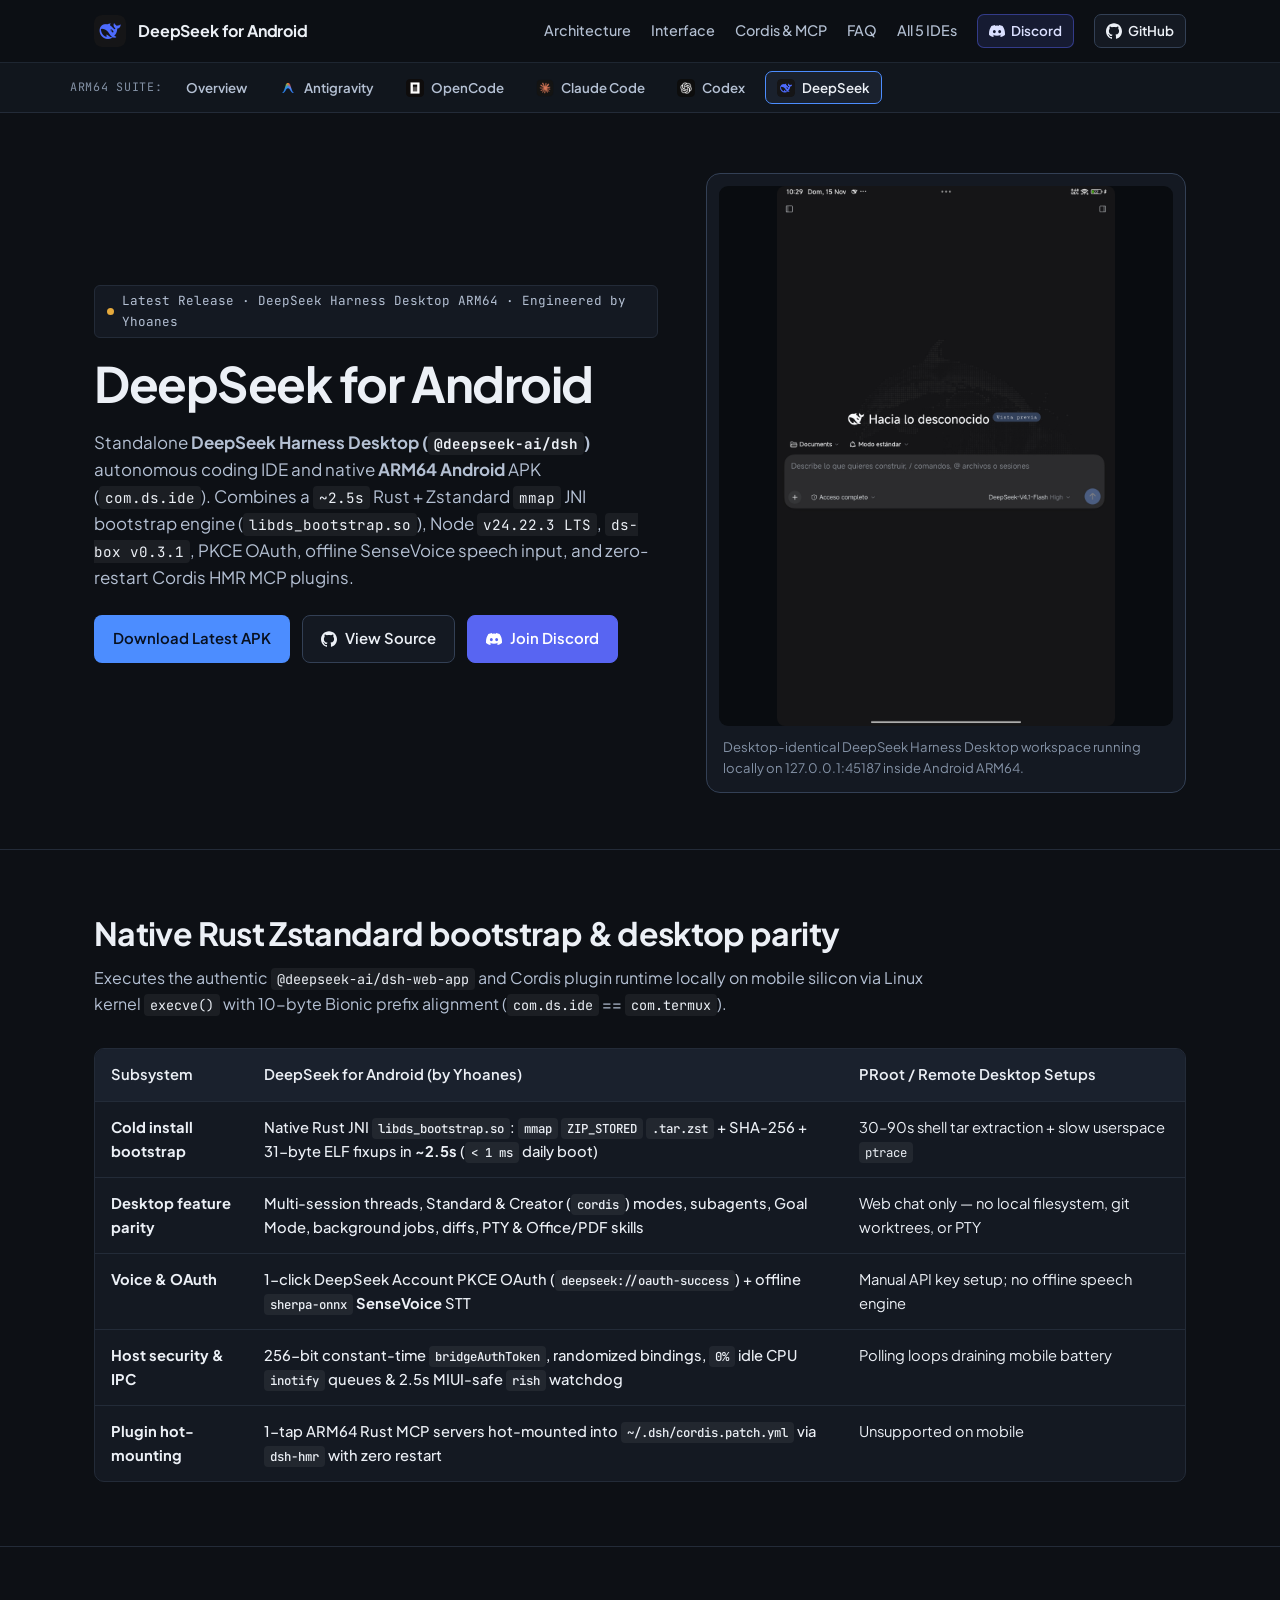
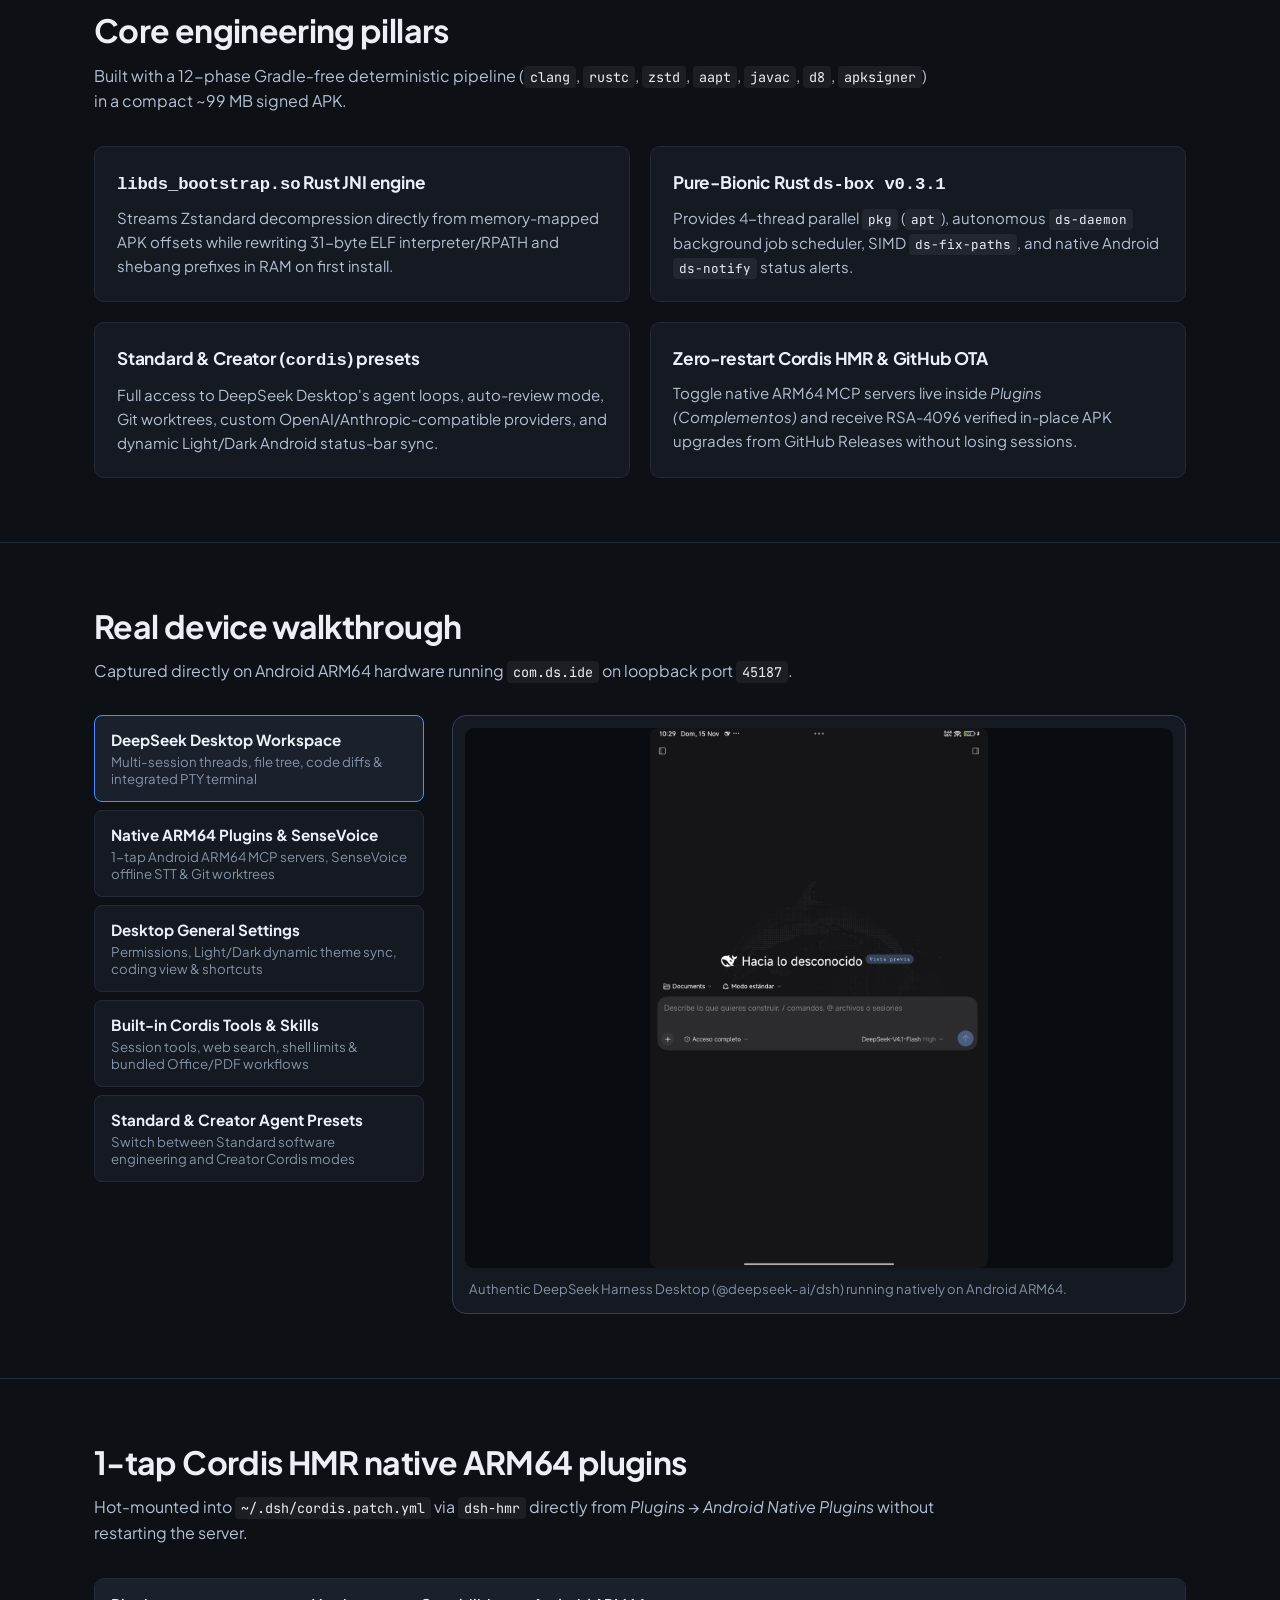
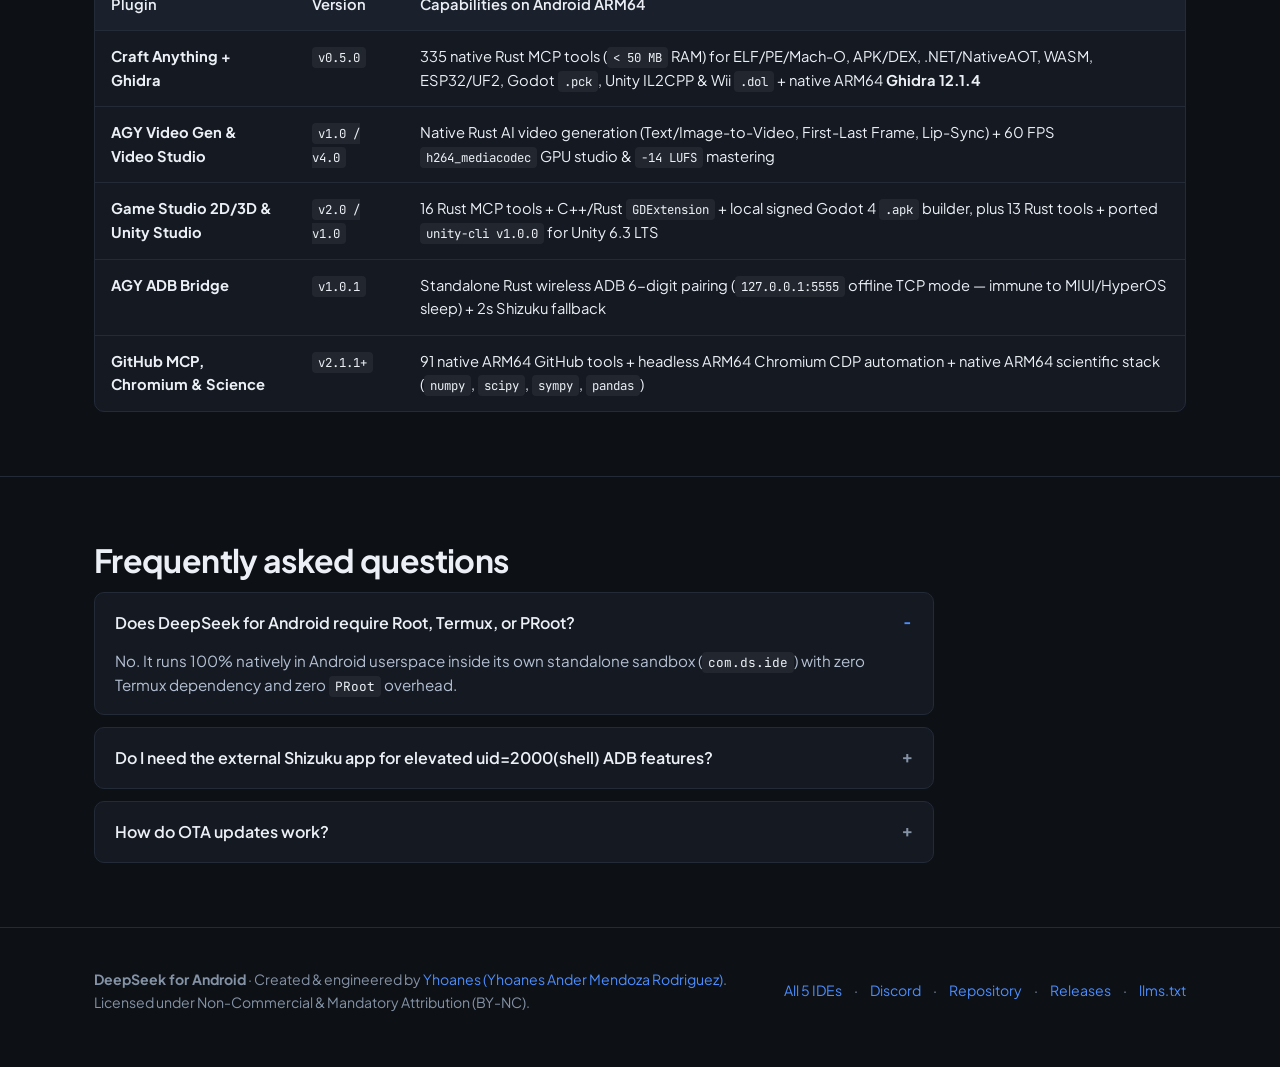
<file: deepseek-android/index.html>
<!DOCTYPE html>
<html lang="en">
<head>
  <meta charset="utf-8" />
  <meta name="viewport" content="width=device-width, initial-scale=1" />
  <meta name="google-site-verification" content="DgvjRDzGBHEDhDBqfUjo9qhoZBdBrGkTyBmM5uWyEOc" />
  <title>DeepSeek for Android (APK) — Native DeepSeek Harness Desktop IDE on ARM64 by Yhoanes</title>
  <meta name="description" content="Download DeepSeek for Android by Yhoanes: standalone DeepSeek Harness Desktop (@deepseek-ai/dsh) autonomous coding IDE &amp; native ARM64 Android APK with ~2.5s Rust Zstandard JNI bootstrap (libds_bootstrap.so), ds-box v0.3.1, PKCE OAuth, offline SenseVoice STT, and Cordis HMR MCP Plugins." />
  <meta name="author" content="Yhoanes Ander Mendoza Rodriguez (Yhoanes)" />
  <meta name="keywords" content="DeepSeek for Android, DeepSeek Desktop Android APK, DeepSeek Harness Desktop ARM64, @deepseek-ai/dsh Android, Yhoanes, ds-box Rust, libds_bootstrap, Craft Anything MCP" />
  <link rel="canonical" href="https://yhoanes.github.io/deepseek-android/" />
  <link rel="alternate" type="text/plain" title="LLM Documentation" href="https://yhoanes.github.io/llms.txt" />
  <link rel="icon" type="image/png" href="assets/logo.png" />

  <!-- Open Graph / Social -->
  <meta property="og:type" content="website" />
  <meta property="og:site_name" content="DeepSeek for Android — Yhoanes" />
  <meta property="og:title" content="DeepSeek for Android — Standalone DeepSeek Harness Desktop IDE &amp; ARM64 APK" />
  <meta property="og:description" content="Authentic DeepSeek Harness Desktop (@deepseek-ai/dsh) running natively on Android ARM64 by Yhoanes. ~2.5s Rust Zstd JNI bootstrap, Cordis HMR plugins, offline SenseVoice STT &amp; zero PRoot." />
  <meta property="og:url" content="https://yhoanes.github.io/deepseek-android/" />
  <meta property="og:image" content="https://yhoanes.github.io/deepseek-android/assets/hero_workspace.jpg" />

  <meta name="twitter:card" content="summary_large_image" />
  <meta name="twitter:title" content="DeepSeek for Android (by Yhoanes)" />
  <meta name="twitter:description" content="Standalone DeepSeek Harness Desktop (@deepseek-ai/dsh) autonomous IDE &amp; native ARM64 Android APK — ~2.5s Rust Zstd bootstrap, ds-box &amp; 1-Tap ARM64 MCP Plugins." />
  <meta name="twitter:image" content="https://yhoanes.github.io/deepseek-android/assets/hero_workspace.jpg" />

  <link rel="preconnect" href="https://fonts.googleapis.com" />
  <link rel="preconnect" href="https://fonts.gstatic.com" crossorigin />
  <link href="https://fonts.googleapis.com/css2?family=JetBrains+Mono:wght@400;600&amp;family=Plus+Jakarta+Sans:wght@400;500;600;700&amp;display=swap" rel="stylesheet" />
  <link rel="stylesheet" href="../styles.css" />

  <script type="application/ld+json">
  {
    "@context": "https://schema.org",
    "@graph": [
      {
        "@type": "Person",
        "@id": "https://yhoanes.github.io/#person",
        "name": "Yhoanes Ander Mendoza Rodriguez",
        "alternateName": "Yhoanes",
        "url": "https://yhoanes.github.io/",
        "sameAs": ["https://github.com/Yhoanes", "https://discord.gg/BuMGkGCtBv"]
      },
      {
        "@type": "SoftwareApplication",
        "@id": "https://yhoanes.github.io/deepseek-android/#software",
        "name": "DeepSeek for Android",
        "alternateName": [
          "DeepSeek Harness Desktop for Android APK",
          "DeepSeek Desktop Android Native IDE",
          "Yhoanes DeepSeek Android"
        ],
        "applicationCategory": "DeveloperApplication",
        "operatingSystem": "Android 9.0+ (ARM64 / AArch64)",
        "url": "https://yhoanes.github.io/deepseek-android/",
        "downloadUrl": "https://github.com/Yhoanes/deepseek-android/releases/latest",
        "installUrl": "https://github.com/Yhoanes/deepseek-android/releases/latest",
        "releaseNotes": "https://github.com/Yhoanes/deepseek-android/releases",
        "screenshot": "https://yhoanes.github.io/deepseek-android/assets/hero_workspace.jpg",
        "author": { "@id": "https://yhoanes.github.io/#person" },
        "offers": { "@type": "Offer", "price": "0", "priceCurrency": "USD" },
        "description": "Standalone DeepSeek Harness Desktop (@deepseek-ai/dsh) autonomous coding IDE and native ARM64 Android APK with ~2.5s Rust + Zstandard mmap JNI bootstrap (libds_bootstrap.so), ds-box v0.3.1 Bionic userspace, PKCE OAuth, offline SenseVoice speech, and Cordis HMR ARM64 MCP plugins."
      },
      {
        "@type": "FAQPage",
        "@id": "https://yhoanes.github.io/deepseek-android/#faq-schema",
        "mainEntity": [
          {
            "@type": "Question",
            "name": "How does DeepSeek for Android extract its full ARM64 desktop runtime in ~2.5 seconds?",
            "acceptedAnswer": {
              "@type": "Answer",
              "text": "DeepSeek for Android uses a custom Native Rust + Zstandard JNI bootstrap engine (libds_bootstrap.so) that memory-maps (mmap + MADV_SEQUENTIAL) ZIP_STORED .tar.zst archives directly from the APK, verifies SHA-256 in RAM, streams Zstandard decompression, and performs in-place 31-byte ELF prefix fixups in ~2.5s (<1 ms on subsequent launches)."
            }
          },
          {
            "@type": "Question",
            "name": "Does DeepSeek for Android require Root, Termux, or an external cloud relay?",
            "acceptedAnswer": {
              "@type": "Answer",
              "text": "No. The authentic @deepseek-ai/dsh server and Cordis plugin runtime execute locally on 127.0.0.1:45187 inside com.ds.ide on unrooted Android 9.0+ devices with zero PRoot and zero cloud relay."
            }
          },
          {
            "@type": "Question",
            "name": "Do I need the external Shizuku app for elevated ADB commands?",
            "acceptedAnswer": {
              "@type": "Answer",
              "text": "No. Installing the AGY ADB Bridge plugin directly inside DeepSeek (Plugins -> Android Native Plugins) lets you pair once via Android's 6-digit Wireless Debugging code for persistent 127.0.0.1:5555 uid=2000(shell) access, while external Shizuku is also supported automatically."
            }
          }
        ]
      }
    ]
  }
  </script>
</head>
<body>

  <header class="site-header">
    <div class="container header-inner">
      <a class="brand" href="https://yhoanes.github.io/deepseek-android/">
        <img src="assets/logo.png" alt="DeepSeek for Android icon" width="32" height="32" />
        <span>DeepSeek for Android</span>
      </a>
      <nav class="nav-links" aria-label="Primary">
        <a href="#comparison">Architecture</a>
        <a href="#walkthrough">Interface</a>
        <a href="#plugins">Cordis &amp; MCP</a>
        <a href="#faq">FAQ</a>
        <a href="https://yhoanes.github.io/">All 5 IDEs</a>
        <a class="nav-social-pill nav-social-pill--discord" href="https://discord.gg/BuMGkGCtBv" target="_blank" rel="noopener"><svg class="icon-svg" viewBox="0 0 24 24" aria-hidden="true"><path d="M20.317 4.37a19.791 19.791 0 0 0-4.885-1.515.074.074 0 0 0-.079.037c-.21.375-.444.864-.608 1.25a18.27 18.27 0 0 0-5.487 0 12.64 12.64 0 0 0-.617-1.25.077.077 0 0 0-.079-.037A19.736 19.736 0 0 0 3.677 4.37a.07.07 0 0 0-.032.027C.533 9.046-.32 13.58.099 18.057a.082.082 0 0 0 .031.057 19.9 19.9 0 0 0 5.993 3.03.078.078 0 0 0 .084-.028c.462-.63.874-1.295 1.226-1.994a.076.076 0 0 0-.041-.106 13.107 13.107 0 0 1-1.872-.892.077.077 0 0 1-.008-.128 10.2 10.2 0 0 0 .372-.292.074.074 0 0 1 .077-.01c3.928 1.793 8.18 1.793 12.062 0a.074.074 0 0 1 .078.01c.12.098.246.198.373.292a.077.077 0 0 1-.006.127 12.299 12.299 0 0 1-1.873.892.077.077 0 0 0-.041.107c.36.698.772 1.362 1.225 1.993a.076.076 0 0 0 .084.028 19.839 19.839 0 0 0 6.002-3.03.077.077 0 0 0 .032-.054c.5-5.177-.838-9.674-3.549-13.66a.061.061 0 0 0-.031-.03zM8.02 15.33c-1.183 0-2.157-1.085-2.157-2.419 0-1.333.956-2.419 2.157-2.419 1.21 0 2.176 1.096 2.157 2.42 0 1.333-.956 2.418-2.157 2.418zm7.975 0c-1.183 0-2.157-1.085-2.157-2.419 0-1.333.955-2.419 2.157-2.419 1.21 0 2.176 1.096 2.157 2.42 0 1.333-.946 2.418-2.157 2.418z"/></svg> Discord</a>
        <a class="nav-social-pill" href="https://github.com/Yhoanes/deepseek-android" target="_blank" rel="noopener"><svg class="icon-svg" viewBox="0 0 24 24" aria-hidden="true"><path d="M12 .297c-6.63 0-12 5.373-12 12 0 5.303 3.438 9.8 8.205 11.385.6.113.82-.258.82-.577 0-.285-.01-1.04-.015-2.04-3.338.724-4.042-1.61-4.042-1.61C4.422 18.07 3.633 17.7 3.633 17.7c-1.087-.744.084-.729.084-.729 1.205.084 1.838 1.236 1.838 1.236 1.07 1.835 2.809 1.305 3.495.998.108-.776.417-1.305.76-1.605-2.665-.3-5.466-1.332-5.466-5.93 0-1.31.465-2.38 1.235-3.22-.135-.303-.54-1.523.105-3.176 0 0 1.005-.322 3.3 1.23.96-.267 1.98-.399 3-.405 1.02.006 2.04.138 3 .405 2.28-1.552 3.285-1.23 3.285-1.23.645 1.653.24 2.873.12 3.176.765.84 1.23 1.91 1.23 3.22 0 4.61-2.805 5.625-5.475 5.92.42.36.81 1.096.81 2.22 0 1.606-.015 2.896-.015 3.286 0 .315.21.69.825.57C20.565 22.092 24 17.592 24 12.297c0-6.627-5.373-12-12-12"/></svg> GitHub</a>
      </nav>
    </div>
    <div class="suite-bar">
      <div class="container suite-bar-inner" aria-label="Android ARM64 IDE Suite">
        <span class="suite-label">ARM64 Suite:</span>
        <a class="suite-pill" href="../">Overview</a>
        <a class="suite-pill" href="../antigravity-android/">
          <img src="../antigravity-android/assets/logo.png" alt="" width="18" height="18" />
          Antigravity
        </a>
        <a class="suite-pill" href="../opencode-android/">
          <img src="../opencode-android/assets/logo.png" alt="" width="18" height="18" />
          OpenCode
        </a>
        <a class="suite-pill" href="../claude-android/">
          <img src="../claude-android/assets/logo.png" alt="" width="18" height="18" />
          Claude Code
        </a>
        <a class="suite-pill" href="../codex-android/">
          <img src="../codex-android/assets/logo.png" alt="" width="18" height="18" />
          Codex
        </a>
        <a class="suite-pill" href="../deepseek-android/" aria-current="page">
          <img src="../deepseek-android/assets/logo.png" alt="" width="18" height="18" />
          DeepSeek
        </a>
      </div>
    </div>
  </header>

  <main>
    <!-- Hero -->
    <section class="hero">
      <div class="container hero-grid">
        <div>
          <div class="version-pill">
            <span class="version-dot" aria-hidden="true"></span>
            <span id="live-release-badge">Latest Release &middot; DeepSeek Harness Desktop ARM64 &middot; Engineered by Yhoanes</span>
          </div>
          <h1>DeepSeek for Android</h1>
          <p class="hero-lead">
            Standalone <strong>DeepSeek Harness Desktop (<code>@deepseek-ai/dsh</code>)</strong> autonomous coding IDE and native <strong>ARM64 Android</strong> APK (<code>com.ds.ide</code>). Combines a <code>~2.5s</code> Rust + Zstandard <code>mmap</code> JNI bootstrap engine (<code>libds_bootstrap.so</code>), Node <code>v24.22.3 LTS</code>, <code>ds-box v0.3.1</code>, PKCE OAuth, offline SenseVoice speech input, and zero-restart Cordis HMR MCP plugins.
          </p>
          <div class="cta-row">
            <a class="btn btn-primary" id="download-apk-btn" href="https://github.com/Yhoanes/deepseek-android/releases/latest">
              Download Latest APK
            </a>
            <a class="btn btn-secondary" href="https://github.com/Yhoanes/deepseek-android">
              <svg class="icon-svg" viewBox="0 0 24 24" aria-hidden="true"><path d="M12 .297c-6.63 0-12 5.373-12 12 0 5.303 3.438 9.8 8.205 11.385.6.113.82-.258.82-.577 0-.285-.01-1.04-.015-2.04-3.338.724-4.042-1.61-4.042-1.61C4.422 18.07 3.633 17.7 3.633 17.7c-1.087-.744.084-.729.084-.729 1.205.084 1.838 1.236 1.838 1.236 1.07 1.835 2.809 1.305 3.495.998.108-.776.417-1.305.76-1.605-2.665-.3-5.466-1.332-5.466-5.93 0-1.31.465-2.38 1.235-3.22-.135-.303-.54-1.523.105-3.176 0 0 1.005-.322 3.3 1.23.96-.267 1.98-.399 3-.405 1.02.006 2.04.138 3 .405 2.28-1.552 3.285-1.23 3.285-1.23.645 1.653.24 2.873.12 3.176.765.84 1.23 1.91 1.23 3.22 0 4.61-2.805 5.625-5.475 5.92.42.36.81 1.096.81 2.22 0 1.606-.015 2.896-.015 3.286 0 .315.21.69.825.57C20.565 22.092 24 17.592 24 12.297c0-6.627-5.373-12-12-12"/></svg> View Source
            </a>
            <a class="btn btn-discord" href="https://discord.gg/BuMGkGCtBv" target="_blank" rel="noopener">
              <svg class="icon-svg" viewBox="0 0 24 24" aria-hidden="true"><path d="M20.317 4.37a19.791 19.791 0 0 0-4.885-1.515.074.074 0 0 0-.079.037c-.21.375-.444.864-.608 1.25a18.27 18.27 0 0 0-5.487 0 12.64 12.64 0 0 0-.617-1.25.077.077 0 0 0-.079-.037A19.736 19.736 0 0 0 3.677 4.37a.07.07 0 0 0-.032.027C.533 9.046-.32 13.58.099 18.057a.082.082 0 0 0 .031.057 19.9 19.9 0 0 0 5.993 3.03.078.078 0 0 0 .084-.028c.462-.63.874-1.295 1.226-1.994a.076.076 0 0 0-.041-.106 13.107 13.107 0 0 1-1.872-.892.077.077 0 0 1-.008-.128 10.2 10.2 0 0 0 .372-.292.074.074 0 0 1 .077-.01c3.928 1.793 8.18 1.793 12.062 0a.074.074 0 0 1 .078.01c.12.098.246.198.373.292a.077.077 0 0 1-.006.127 12.299 12.299 0 0 1-1.873.892.077.077 0 0 0-.041.107c.36.698.772 1.362 1.225 1.993a.076.076 0 0 0 .084.028 19.839 19.839 0 0 0 6.002-3.03.077.077 0 0 0 .032-.054c.5-5.177-.838-9.674-3.549-13.66a.061.061 0 0 0-.031-.03zM8.02 15.33c-1.183 0-2.157-1.085-2.157-2.419 0-1.333.956-2.419 2.157-2.419 1.21 0 2.176 1.096 2.157 2.42 0 1.333-.956 2.418-2.157 2.418zm7.975 0c-1.183 0-2.157-1.085-2.157-2.419 0-1.333.955-2.419 2.157-2.419 1.21 0 2.176 1.096 2.157 2.42 0 1.333-.946 2.418-2.157 2.418z"/></svg> Join Discord
            </a>
          </div>
          <div class="checksum-box" id="checksum-box" hidden aria-label="APK SHA-256 checksum">
            <code id="apk-sha"></code>
            <button type="button" class="copy-btn" id="copy-sha-btn">Copy hash</button>
          </div>
        </div>

        <div>
          <div class="device-frame">
            <div class="device-screen">
              <img src="assets/hero_workspace.jpg" alt="DeepSeek Harness Desktop running natively on Android ARM64" width="1800" height="2880" />
            </div>
            <p class="device-caption">
              Desktop-identical DeepSeek Harness Desktop workspace running locally on 127.0.0.1:45187 inside Android ARM64.
            </p>
          </div>
        </div>
      </div>
    </section>

    <!-- Architecture Comparison -->
    <section class="section" id="comparison">
      <div class="container">
        <h2>Native Rust Zstandard bootstrap &amp; desktop parity</h2>
        <p class="section-intro">
          Executes the authentic <code>@deepseek-ai/dsh-web-app</code> and Cordis plugin runtime locally on mobile silicon via Linux kernel <code>execve()</code> with 10-byte Bionic prefix alignment (<code>com.ds.ide</code> == <code>com.termux</code>).
        </p>

        <div class="table-wrap">
          <table>
            <thead>
              <tr>
                <th>Subsystem</th>
                <th>DeepSeek for Android (by Yhoanes)</th>
                <th>PRoot / Remote Desktop Setups</th>
              </tr>
            </thead>
            <tbody>
              <tr>
                <td><strong>Cold install bootstrap</strong></td>
                <td class="highlight-col">Native Rust JNI <code>libds_bootstrap.so</code>: <code>mmap</code> <code>ZIP_STORED</code> <code>.tar.zst</code> + SHA-256 + 31-byte ELF fixups in <strong>~2.5s</strong> (<code>&lt; 1 ms</code> daily boot)</td>
                <td>30–90s shell tar extraction + slow userspace <code>ptrace</code></td>
              </tr>
              <tr>
                <td><strong>Desktop feature parity</strong></td>
                <td class="highlight-col">Multi-session threads, Standard &amp; Creator (<code>cordis</code>) modes, subagents, Goal Mode, background jobs, diffs, PTY &amp; Office/PDF skills</td>
                <td>Web chat only — no local filesystem, git worktrees, or PTY</td>
              </tr>
              <tr>
                <td><strong>Voice &amp; OAuth</strong></td>
                <td class="highlight-col">1-click DeepSeek Account PKCE OAuth (<code>deepseek://oauth-success</code>) + offline <code>sherpa-onnx</code> <strong>SenseVoice</strong> STT</td>
                <td>Manual API key setup; no offline speech engine</td>
              </tr>
              <tr>
                <td><strong>Host security &amp; IPC</strong></td>
                <td class="highlight-col">256-bit constant-time <code>bridgeAuthToken</code>, randomized bindings, <code>0%</code> idle CPU <code>inotify</code> queues &amp; 2.5s MIUI-safe <code>rish</code> watchdog</td>
                <td>Polling loops draining mobile battery</td>
              </tr>
              <tr>
                <td><strong>Plugin hot-mounting</strong></td>
                <td class="highlight-col">1-tap ARM64 Rust MCP servers hot-mounted into <code>~/.dsh/cordis.patch.yml</code> via <code>dsh-hmr</code> with zero restart</td>
                <td>Unsupported on mobile</td>
              </tr>
            </tbody>
          </table>
        </div>
      </div>
    </section>

    <!-- Core Engineering Pillars -->
    <section class="section">
      <div class="container">
        <h2>Core engineering pillars</h2>
        <p class="section-intro">
          Built with a 12-phase Gradle-free deterministic pipeline (<code>clang</code>, <code>rustc</code>, <code>zstd</code>, <code>aapt</code>, <code>javac</code>, <code>d8</code>, <code>apksigner</code>) in a compact ~99 MB signed APK.
        </p>

        <div class="spec-grid">
          <div class="spec-block">
            <h3><code>libds_bootstrap.so</code> Rust JNI engine</h3>
            <p>Streams Zstandard decompression directly from memory-mapped APK offsets while rewriting 31-byte ELF interpreter/RPATH and shebang prefixes in RAM on first install.</p>
          </div>
          <div class="spec-block">
            <h3>Pure-Bionic Rust <code>ds-box v0.3.1</code></h3>
            <p>Provides 4-thread parallel <code>pkg</code> (<code>apt</code>), autonomous <code>ds-daemon</code> background job scheduler, SIMD <code>ds-fix-paths</code>, and native Android <code>ds-notify</code> status alerts.</p>
          </div>
          <div class="spec-block">
            <h3>Standard &amp; Creator (<code>cordis</code>) presets</h3>
            <p>Full access to DeepSeek Desktop's agent loops, auto-review mode, Git worktrees, custom OpenAI/Anthropic-compatible providers, and dynamic Light/Dark Android status-bar sync.</p>
          </div>
          <div class="spec-block">
            <h3>Zero-restart Cordis HMR &amp; GitHub OTA</h3>
            <p>Toggle native ARM64 MCP servers live inside <em>Plugins (Complementos)</em> and receive RSA-4096 verified in-place APK upgrades from GitHub Releases without losing sessions.</p>
          </div>
        </div>
      </div>
    </section>

    <!-- Interactive Real Device Walkthrough -->
    <section class="section" id="walkthrough">
      <div class="container">
        <h2>Real device walkthrough</h2>
        <p class="section-intro">
          Captured directly on Android ARM64 hardware running <code>com.ds.ide</code> on loopback port <code>45187</code>.
        </p>

        <div class="walkthrough-layout">
          <div class="tab-list" role="tablist" aria-label="DeepSeek interface captures">
            <button class="tab-btn" role="tab" aria-selected="true" aria-controls="ds-panel-hero" id="ds-tab-hero" type="button">
              <strong>DeepSeek Desktop Workspace</strong>
              <span>Multi-session threads, file tree, code diffs &amp; integrated PTY terminal</span>
            </button>
            <button class="tab-btn" role="tab" aria-selected="false" aria-controls="ds-panel-plug" id="ds-tab-plug" type="button">
              <strong>Native ARM64 Plugins &amp; SenseVoice</strong>
              <span>1-tap Android ARM64 MCP servers, SenseVoice offline STT &amp; Git worktrees</span>
            </button>
            <button class="tab-btn" role="tab" aria-selected="false" aria-controls="ds-panel-set" id="ds-tab-set" type="button">
              <strong>Desktop General Settings</strong>
              <span>Permissions, Light/Dark dynamic theme sync, coding view &amp; shortcuts</span>
            </button>
            <button class="tab-btn" role="tab" aria-selected="false" aria-controls="ds-panel-tools" id="ds-tab-tools" type="button">
              <strong>Built-in Cordis Tools &amp; Skills</strong>
              <span>Session tools, web search, shell limits &amp; bundled Office/PDF workflows</span>
            </button>
            <button class="tab-btn" role="tab" aria-selected="false" aria-controls="ds-panel-pre" id="ds-tab-pre" type="button">
              <strong>Standard &amp; Creator Agent Presets</strong>
              <span>Switch between Standard software engineering and Creator Cordis modes</span>
            </button>
          </div>

          <div>
            <div class="device-frame tab-panel" id="ds-panel-hero" role="tabpanel" aria-labelledby="ds-tab-hero">
              <div class="device-screen">
                <img src="assets/hero_workspace.jpg" alt="DeepSeek for Android native desktop workspace" loading="lazy" />
              </div>
              <p class="device-caption">Authentic DeepSeek Harness Desktop (@deepseek-ai/dsh) running natively on Android ARM64.</p>
            </div>
            <div class="device-frame tab-panel" id="ds-panel-plug" role="tabpanel" aria-labelledby="ds-tab-plug" hidden>
              <div class="device-screen">
                <img src="assets/plugins_android_arm64.jpg" alt="Built-in, experimental and native Android ARM64 plugins in DeepSeek" loading="lazy" />
              </div>
              <p class="device-caption">1-tap Android Native ARM64 MCP Plugins hub hot-mounted via Cordis HMR.</p>
            </div>
            <div class="device-frame tab-panel" id="ds-panel-set" role="tabpanel" aria-labelledby="ds-tab-set" hidden>
              <div class="device-screen">
                <img src="assets/settings_general.jpg" alt="General settings and appearance in DeepSeek for Android" loading="lazy" />
              </div>
              <p class="device-caption">Full desktop settings parity synced with Android system bars and dynamic launcher icons.</p>
            </div>
            <div class="device-frame tab-panel" id="ds-panel-tools" role="tabpanel" aria-labelledby="ds-tab-tools" hidden>
              <div class="device-screen">
                <img src="assets/builtin_tools.jpg" alt="Built-in Cordis session tools and skills in DeepSeek for Android" loading="lazy" />
              </div>
              <p class="device-caption">Built-in Cordis session tools, shell boundaries, and document processing skills.</p>
            </div>
            <div class="device-frame tab-panel" id="ds-panel-pre" role="tabpanel" aria-labelledby="ds-tab-pre" hidden>
              <div class="device-screen">
                <img src="assets/agent_presets.jpg" alt="Standard and Creator Cordis agent presets in DeepSeek for Android" loading="lazy" />
              </div>
              <p class="device-caption">Standard and Creator (Cordis) autonomous agent presets on mobile and tablet.</p>
            </div>
          </div>
        </div>
      </div>
    </section>

    <!-- Native ARM64 Plugins Table -->
    <section class="section" id="plugins">
      <div class="container">
        <h2>1-tap Cordis HMR native ARM64 plugins</h2>
        <p class="section-intro">
          Hot-mounted into <code>~/.dsh/cordis.patch.yml</code> via <code>dsh-hmr</code> directly from <em>Plugins &rarr; Android Native Plugins</em> without restarting the server.
        </p>

        <div class="table-wrap">
          <table>
            <thead>
              <tr>
                <th>Plugin</th>
                <th>Version</th>
                <th>Capabilities on Android ARM64</th>
              </tr>
            </thead>
            <tbody>
              <tr>
                <td><strong>Craft Anything + Ghidra</strong></td>
                <td><code>v0.5.0</code></td>
                <td>335 native Rust MCP tools (<code>&lt; 50 MB</code> RAM) for ELF/PE/Mach-O, APK/DEX, .NET/NativeAOT, WASM, ESP32/UF2, Godot <code>.pck</code>, Unity IL2CPP &amp; Wii <code>.dol</code> + native ARM64 <strong>Ghidra 12.1.4</strong></td>
              </tr>
              <tr>
                <td><strong>AGY Video Gen &amp; Video Studio</strong></td>
                <td><code>v1.0 / v4.0</code></td>
                <td>Native Rust AI video generation (Text/Image-to-Video, First-Last Frame, Lip-Sync) + 60 FPS <code>h264_mediacodec</code> GPU studio &amp; <code>-14 LUFS</code> mastering</td>
              </tr>
              <tr>
                <td><strong>Game Studio 2D/3D &amp; Unity Studio</strong></td>
                <td><code>v2.0 / v1.0</code></td>
                <td>16 Rust MCP tools + C++/Rust <code>GDExtension</code> + local signed Godot 4 <code>.apk</code> builder, plus 13 Rust tools + ported <code>unity-cli v1.0.0</code> for Unity 6.3 LTS</td>
              </tr>
              <tr>
                <td><strong>AGY ADB Bridge</strong></td>
                <td><code>v1.0.1</code></td>
                <td>Standalone Rust wireless ADB 6-digit pairing (<code>127.0.0.1:5555</code> offline TCP mode — immune to MIUI/HyperOS sleep) + 2s Shizuku fallback</td>
              </tr>
              <tr>
                <td><strong>GitHub MCP, Chromium &amp; Science</strong></td>
                <td><code>v2.1.1+</code></td>
                <td>91 native ARM64 GitHub tools + headless ARM64 Chromium CDP automation + native ARM64 scientific stack (<code>numpy</code>, <code>scipy</code>, <code>sympy</code>, <code>pandas</code>)</td>
              </tr>
            </tbody>
          </table>
        </div>
      </div>
    </section>

    <!-- FAQ -->
    <section class="section" id="faq">
      <div class="container">
        <h2>Frequently asked questions</h2>
        <div class="faq-list">
          <details class="faq-item" open>
            <summary>Does DeepSeek for Android require Root, Termux, or PRoot?</summary>
            <p>No. It runs 100% natively in Android userspace inside its own standalone sandbox (<code>com.ds.ide</code>) with zero Termux dependency and zero <code>PRoot</code> overhead.</p>
          </details>
          <details class="faq-item">
            <summary>Do I need the external Shizuku app for elevated uid=2000(shell) ADB features?</summary>
            <p>No. Install the <strong>AGY ADB Bridge</strong> plugin directly inside DeepSeek, pair once with Android's 6-digit Wireless Debugging code, and enjoy persistent <code>127.0.0.1:5555</code> shell access even offline. External Shizuku is also supported automatically.</p>
          </details>
          <details class="faq-item">
            <summary>How do OTA updates work?</summary>
            <p>Official releases on GitHub Releases are signed with the dedicated DeepSeek Android production RSA-4096 certificate and install in-place without losing accounts, sessions, installed packages, or workspaces.</p>
          </details>
        </div>
      </div>
    </section>
  </main>

  <footer class="site-footer">
    <div class="container footer-inner">
      <div>
        <strong>DeepSeek for Android</strong> &middot; Created &amp; engineered by <a href="https://github.com/Yhoanes">Yhoanes (Yhoanes Ander Mendoza Rodriguez)</a>.<br />
        Licensed under Non-Commercial &amp; Mandatory Attribution (BY-NC).
      </div>
      <div class="footer-links">
        <a href="../">All 5 IDEs</a> &middot;
        <a href="https://discord.gg/BuMGkGCtBv" target="_blank" rel="noopener">Discord</a> &middot;
        <a href="https://github.com/Yhoanes/deepseek-android">Repository</a> &middot;
        <a href="https://github.com/Yhoanes/deepseek-android/releases">Releases</a> &middot;
        <a href="https://yhoanes.github.io/llms.txt">llms.txt</a>
      </div>
    </div>
  </footer>

  <script>
    (function () {
      var currentSha = '';
      var dlBtn = document.getElementById('download-apk-btn');
      var shaBox = document.getElementById('checksum-box');
      var shaCode = document.getElementById('apk-sha');
      var copyBtn = document.getElementById('copy-sha-btn');
      var badge = document.getElementById('live-release-badge');

      fetch('https://api.github.com/repos/Yhoanes/deepseek-android/releases/latest')
        .then(function (r) { return r.ok ? r.json() : null; })
        .then(function (release) {
          if (!release) return;
          if (badge && release.tag_name) {
            badge.textContent = 'Latest Release (' + release.tag_name + ') \u00b7 DeepSeek Desktop ARM64 \u00b7 Engineered by Yhoanes';
          }
          var assets = Array.isArray(release.assets) ? release.assets : [];
          var apk = null;
          for (var i = 0; i < assets.length; i++) {
            if (assets[i].name && /\.apk$/i.test(assets[i].name)) { apk = assets[i]; break; }
          }
          if (apk && apk.browser_download_url && dlBtn) { dlBtn.href = apk.browser_download_url; }
          if (apk && apk.digest && shaBox && shaCode) {
            currentSha = String(apk.digest).replace(/^sha256:/i, '');
            shaCode.textContent = 'SHA-256: ' + currentSha;
            shaBox.removeAttribute('hidden');
          }
        })
        .catch(function () {});

      if (copyBtn && navigator.clipboard) {
        copyBtn.addEventListener('click', function () {
          if (!currentSha) return;
          navigator.clipboard.writeText(currentSha).then(function () {
            copyBtn.textContent = 'Copied';
            setTimeout(function () { copyBtn.textContent = 'Copy hash'; }, 1800);
          });
        });
      }

      var tabs = Array.prototype.slice.call(document.querySelectorAll('[role="tab"]'));
      var panels = Array.prototype.slice.call(document.querySelectorAll('[role="tabpanel"]'));
      tabs.forEach(function (tab) {
        tab.addEventListener('click', function () {
          var targetId = tab.getAttribute('aria-controls');
          tabs.forEach(function (t) { t.setAttribute('aria-selected', String(t === tab)); });
          panels.forEach(function (p) {
            if (p.id === targetId) { p.removeAttribute('hidden'); }
            else { p.setAttribute('hidden', ''); }
          });
        });
      });
    })();
  </script>
</body>
</html>
</file>
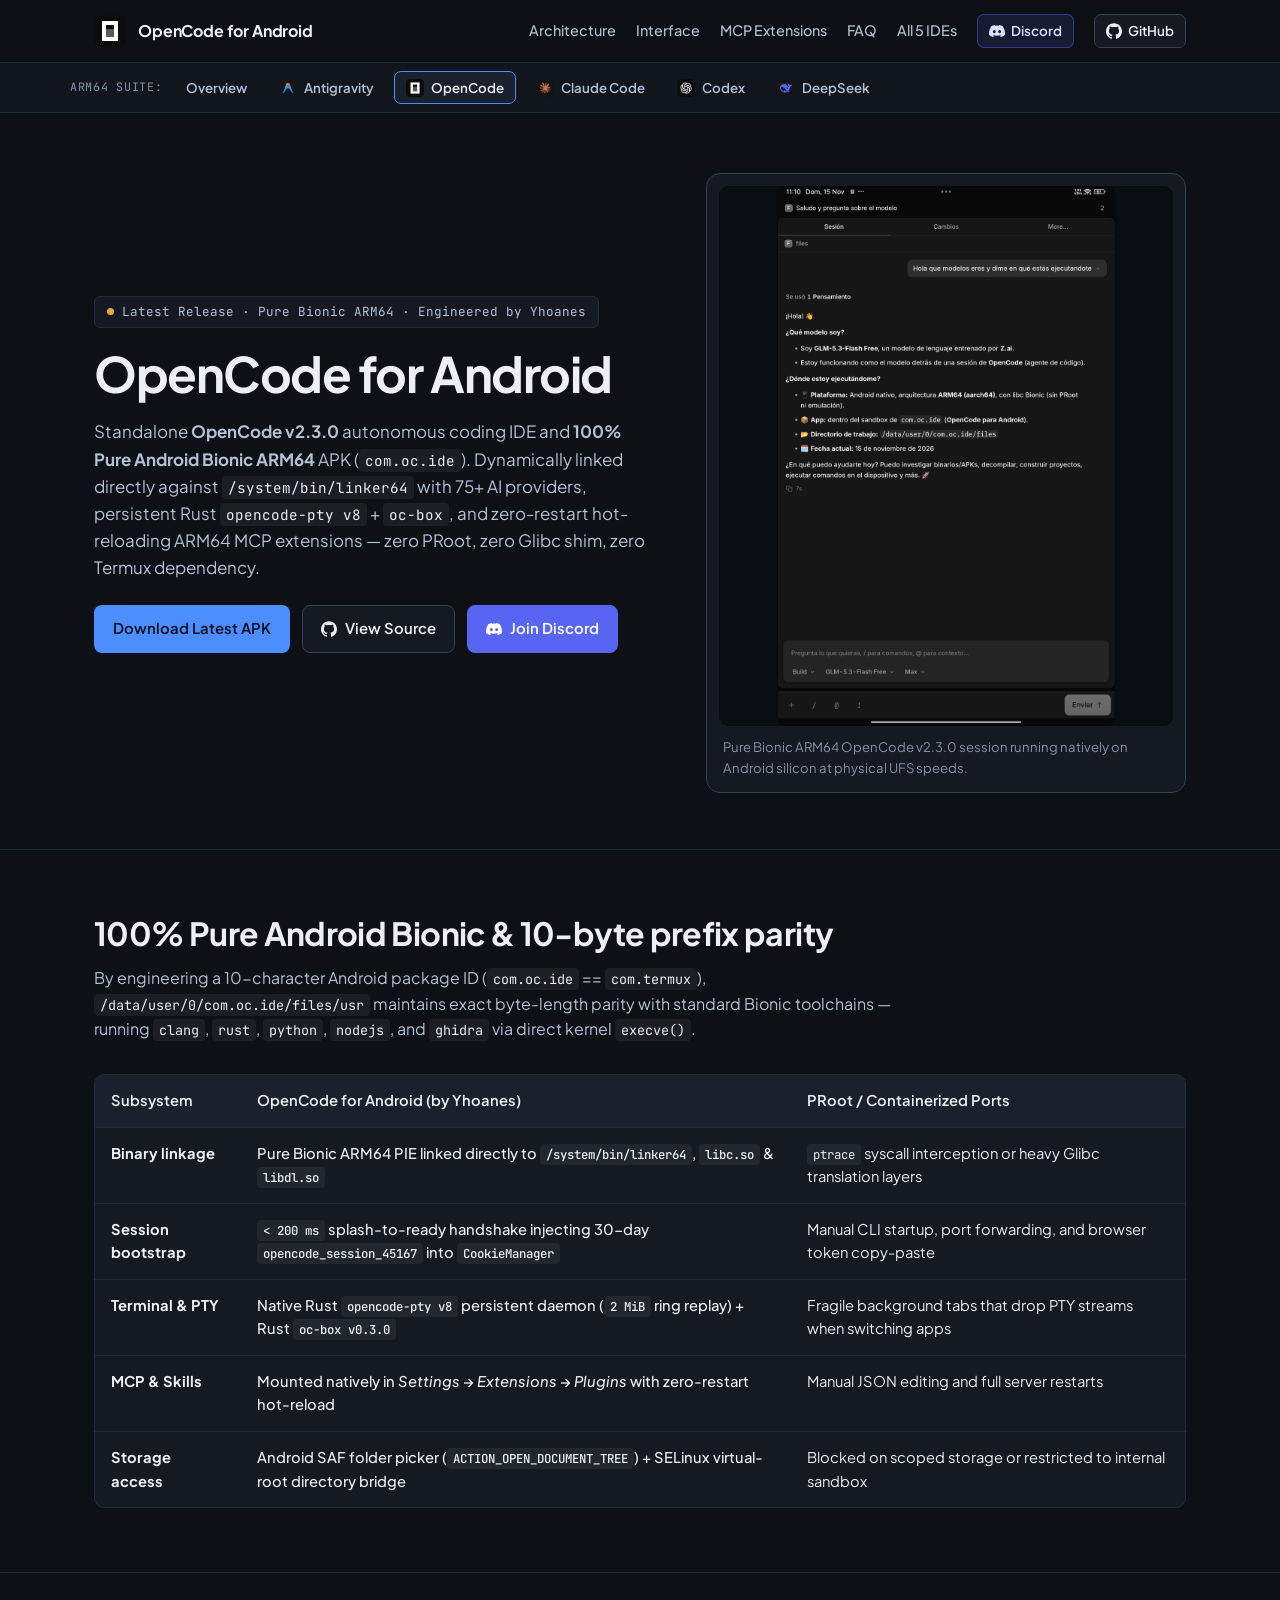
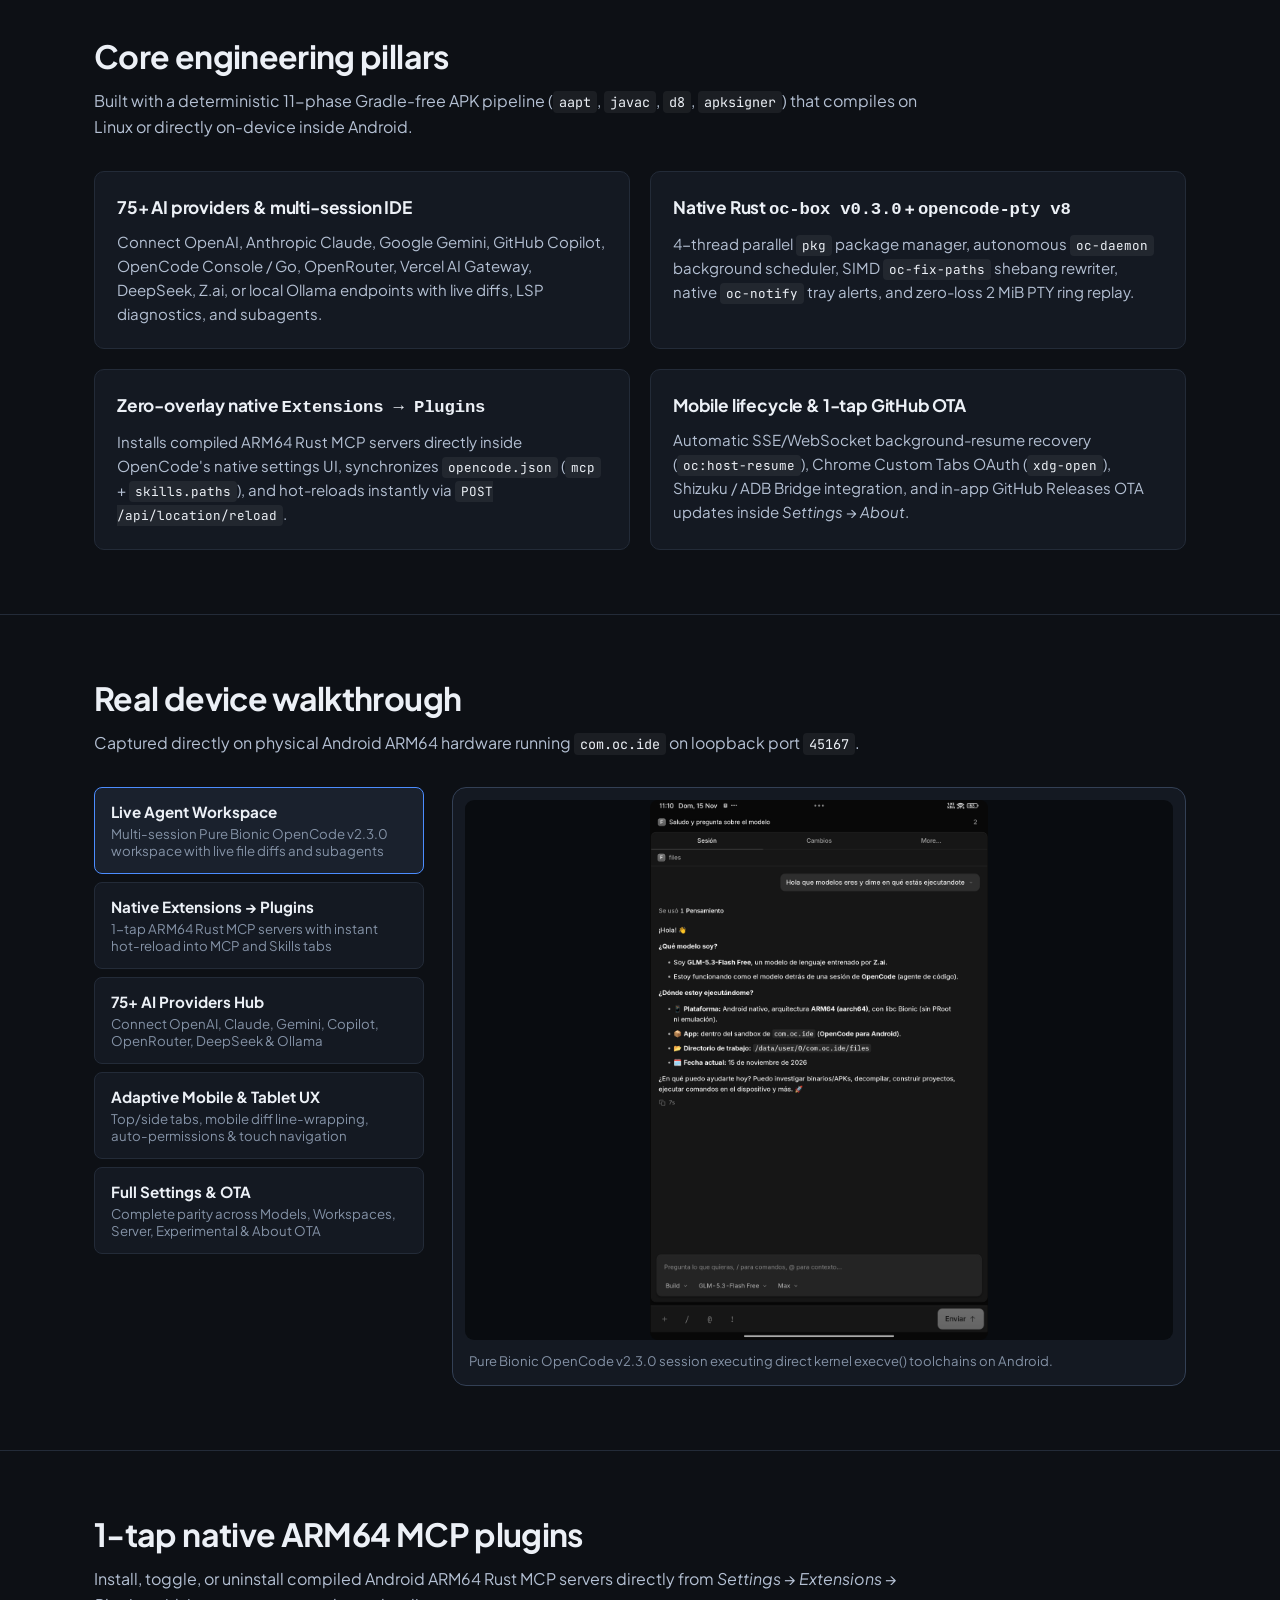
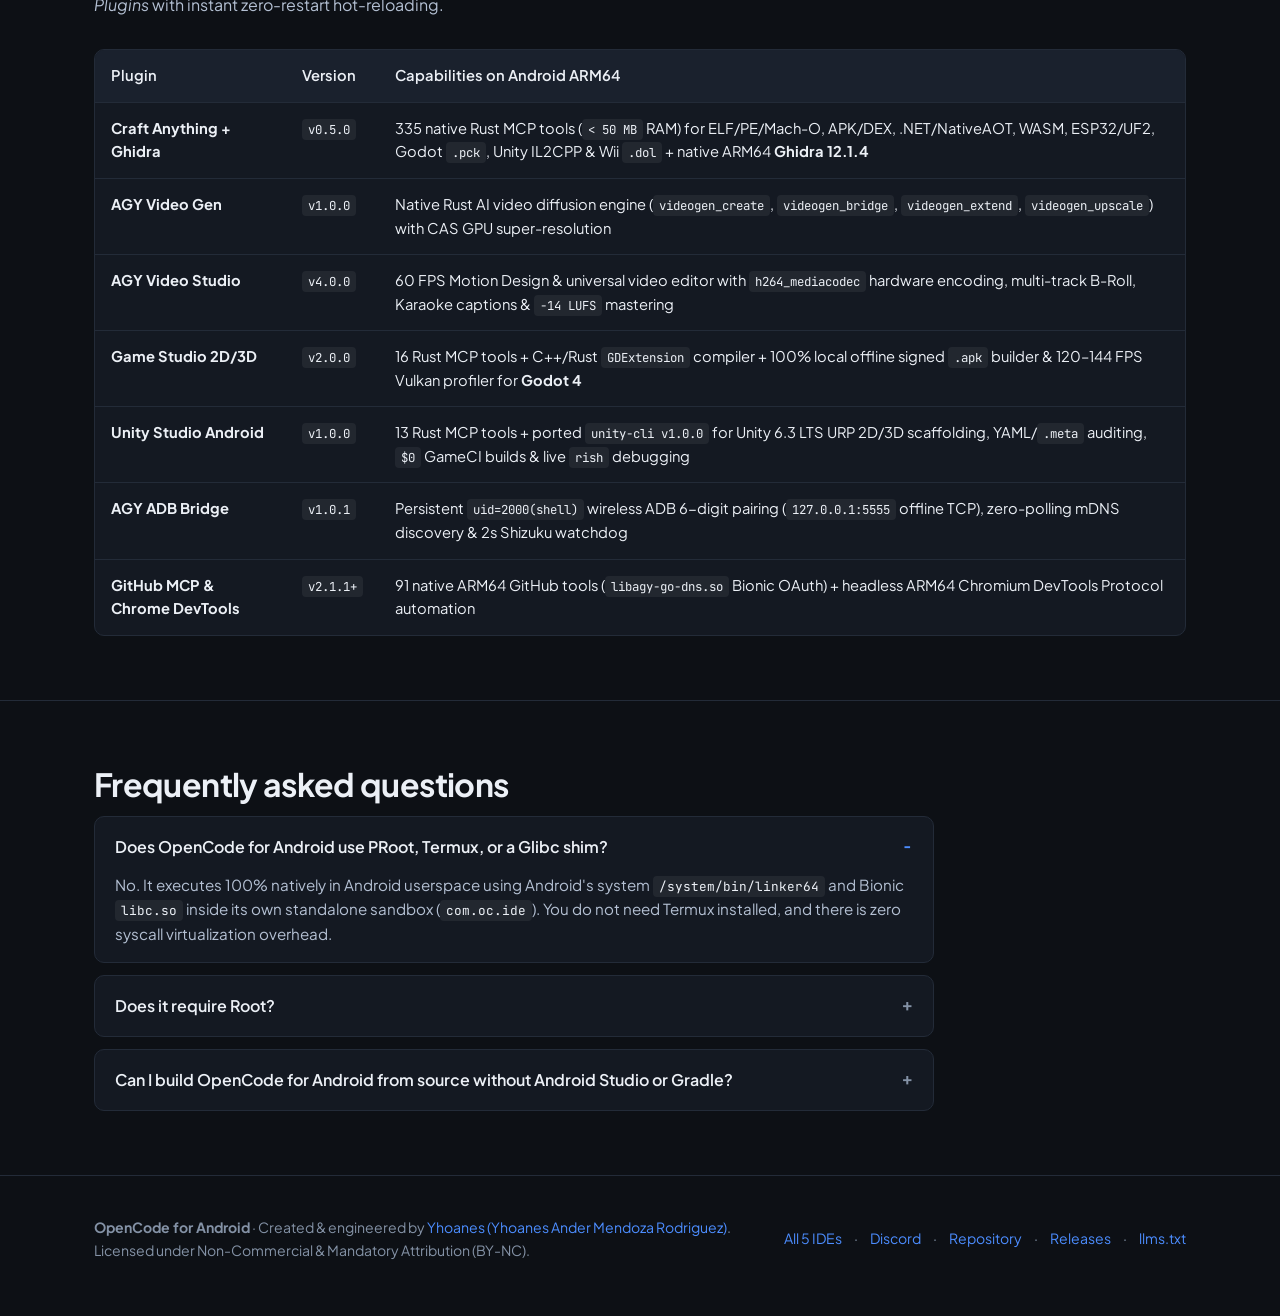
<file: opencode-android/index.html>
<!DOCTYPE html>
<html lang="en">
<head>
  <meta charset="utf-8" />
  <meta name="viewport" content="width=device-width, initial-scale=1" />
  <meta name="google-site-verification" content="DgvjRDzGBHEDhDBqfUjo9qhoZBdBrGkTyBmM5uWyEOc" />
  <title>OpenCode for Android (APK) — Pure Bionic ARM64 OpenCode v2.3 IDE by Yhoanes</title>
  <meta name="description" content="Download OpenCode for Android by Yhoanes: standalone OpenCode v2.3.0 autonomous coding IDE &amp; 100% Pure Android Bionic ARM64 APK (/system/bin/linker64) with 75+ AI providers, Rust opencode-pty v8 + oc-box, and hot-reload MCP Extensions. Zero PRoot or Glibc shim." />
  <meta name="author" content="Yhoanes Ander Mendoza Rodriguez (Yhoanes)" />
  <meta name="keywords" content="OpenCode for Android, OpenCode APK, OpenCode Android ARM64, Yhoanes, OpenCode v2 mobile, Bionic IDE Android, oc-box Rust, opencode-pty Android, Craft Anything MCP" />
  <link rel="canonical" href="https://yhoanes.github.io/opencode-android/" />
  <link rel="alternate" type="text/plain" title="LLM Documentation" href="https://yhoanes.github.io/llms.txt" />
  <link rel="icon" type="image/png" href="assets/logo.png" />

  <!-- Open Graph / Social -->
  <meta property="og:type" content="website" />
  <meta property="og:site_name" content="OpenCode for Android — Yhoanes" />
  <meta property="og:title" content="OpenCode for Android — Pure Bionic ARM64 Autonomous Coding IDE APK" />
  <meta property="og:description" content="100% Pure Android Bionic OpenCode v2.3.0 IDE by Yhoanes. Zero PRoot, zero Glibc shim, 75+ AI providers, Rust opencode-pty v8 + oc-box, and 1-tap ARM64 MCP Extensions." />
  <meta property="og:url" content="https://yhoanes.github.io/opencode-android/" />
  <meta property="og:image" content="https://yhoanes.github.io/opencode-android/assets/hero_session.jpg" />

  <meta name="twitter:card" content="summary_large_image" />
  <meta name="twitter:title" content="OpenCode for Android (by Yhoanes)" />
  <meta name="twitter:description" content="Standalone Pure Bionic ARM64 OpenCode v2.3.0 IDE APK — 75+ AI providers, Rust oc-box, opencode-pty v8 &amp; hot-reload ARM64 MCP extensions." />
  <meta name="twitter:image" content="https://yhoanes.github.io/opencode-android/assets/hero_session.jpg" />

  <link rel="preconnect" href="https://fonts.googleapis.com" />
  <link rel="preconnect" href="https://fonts.gstatic.com" crossorigin />
  <link href="https://fonts.googleapis.com/css2?family=JetBrains+Mono:wght@400;600&amp;family=Plus+Jakarta+Sans:wght@400;500;600;700&amp;display=swap" rel="stylesheet" />
  <link rel="stylesheet" href="../styles.css" />

  <script type="application/ld+json">
  {
    "@context": "https://schema.org",
    "@graph": [
      {
        "@type": "Person",
        "@id": "https://yhoanes.github.io/#person",
        "name": "Yhoanes Ander Mendoza Rodriguez",
        "alternateName": "Yhoanes",
        "url": "https://yhoanes.github.io/",
        "sameAs": ["https://github.com/Yhoanes", "https://discord.gg/BuMGkGCtBv"]
      },
      {
        "@type": "SoftwareApplication",
        "@id": "https://yhoanes.github.io/opencode-android/#software",
        "name": "OpenCode for Android",
        "alternateName": [
          "OpenCode Android APK",
          "OpenCode v2 Pure Bionic Android IDE",
          "Yhoanes OpenCode Android"
        ],
        "applicationCategory": "DeveloperApplication",
        "operatingSystem": "Android 9.0+ (ARM64 / AArch64)",
        "url": "https://yhoanes.github.io/opencode-android/",
        "downloadUrl": "https://github.com/Yhoanes/opencode-android/releases/latest",
        "installUrl": "https://github.com/Yhoanes/opencode-android/releases/latest",
        "releaseNotes": "https://github.com/Yhoanes/opencode-android/releases",
        "screenshot": "https://yhoanes.github.io/opencode-android/assets/hero_session.jpg",
        "author": { "@id": "https://yhoanes.github.io/#person" },
        "offers": { "@type": "Offer", "price": "0", "priceCurrency": "USD" },
        "description": "Standalone Pure Android Bionic ARM64 autonomous coding IDE powered by OpenCode v2.3.0, linked directly against /system/bin/linker64 with Rust opencode-pty v8, oc-box userspace, 75+ AI providers, and hot-reload ARM64 MCP extensions."
      },
      {
        "@type": "FAQPage",
        "@id": "https://yhoanes.github.io/opencode-android/#faq-schema",
        "mainEntity": [
          {
            "@type": "Question",
            "name": "Does OpenCode for Android use PRoot, Glibc shims, or Termux?",
            "acceptedAnswer": {
              "@type": "Answer",
              "text": "No. OpenCode for Android executes 100% natively as a Pure Android Bionic ARM64 PIE binary linked directly against /system/bin/linker64 inside its own 10-byte prefix-aligned sandbox (com.oc.ide), requiring zero Termux installation and zero syscall virtualization."
            }
          },
          {
            "@type": "Question",
            "name": "Which AI providers work in OpenCode for Android?",
            "acceptedAnswer": {
              "@type": "Answer",
              "text": "Over 75 AI providers are supported out of the box, including OpenAI, Anthropic (Claude), Google Gemini, GitHub Copilot, OpenCode Console / Go, OpenRouter, Vercel AI Gateway, DeepSeek, Z.ai, and local Ollama endpoints."
            }
          },
          {
            "@type": "Question",
            "name": "Can I install compilers, Rust, Node.js, and Ghidra 12.1.4 inside OpenCode?",
            "acceptedAnswer": {
              "@type": "Answer",
              "text": "Yes. Because com.oc.ide matches the exact 10-byte prefix length of standard Bionic packages, pkg update && pkg install git python nodejs clang rust ripgrep executes natively via kernel execve(), and Craft Anything + Ghidra 12.1.4 installs in 1 tap from Settings -> Extensions -> Plugins."
            }
          }
        ]
      }
    ]
  }
  </script>
</head>
<body>

  <header class="site-header">
    <div class="container header-inner">
      <a class="brand" href="https://yhoanes.github.io/opencode-android/">
        <img src="assets/logo.png" alt="OpenCode for Android icon" width="32" height="32" />
        <span>OpenCode for Android</span>
      </a>
      <nav class="nav-links" aria-label="Primary">
        <a href="#comparison">Architecture</a>
        <a href="#walkthrough">Interface</a>
        <a href="#plugins">MCP Extensions</a>
        <a href="#faq">FAQ</a>
        <a href="https://yhoanes.github.io/">All 5 IDEs</a>
        <a class="nav-social-pill nav-social-pill--discord" href="https://discord.gg/BuMGkGCtBv" target="_blank" rel="noopener"><svg class="icon-svg" viewBox="0 0 24 24" aria-hidden="true"><path d="M20.317 4.37a19.791 19.791 0 0 0-4.885-1.515.074.074 0 0 0-.079.037c-.21.375-.444.864-.608 1.25a18.27 18.27 0 0 0-5.487 0 12.64 12.64 0 0 0-.617-1.25.077.077 0 0 0-.079-.037A19.736 19.736 0 0 0 3.677 4.37a.07.07 0 0 0-.032.027C.533 9.046-.32 13.58.099 18.057a.082.082 0 0 0 .031.057 19.9 19.9 0 0 0 5.993 3.03.078.078 0 0 0 .084-.028c.462-.63.874-1.295 1.226-1.994a.076.076 0 0 0-.041-.106 13.107 13.107 0 0 1-1.872-.892.077.077 0 0 1-.008-.128 10.2 10.2 0 0 0 .372-.292.074.074 0 0 1 .077-.01c3.928 1.793 8.18 1.793 12.062 0a.074.074 0 0 1 .078.01c.12.098.246.198.373.292a.077.077 0 0 1-.006.127 12.299 12.299 0 0 1-1.873.892.077.077 0 0 0-.041.107c.36.698.772 1.362 1.225 1.993a.076.076 0 0 0 .084.028 19.839 19.839 0 0 0 6.002-3.03.077.077 0 0 0 .032-.054c.5-5.177-.838-9.674-3.549-13.66a.061.061 0 0 0-.031-.03zM8.02 15.33c-1.183 0-2.157-1.085-2.157-2.419 0-1.333.956-2.419 2.157-2.419 1.21 0 2.176 1.096 2.157 2.42 0 1.333-.956 2.418-2.157 2.418zm7.975 0c-1.183 0-2.157-1.085-2.157-2.419 0-1.333.955-2.419 2.157-2.419 1.21 0 2.176 1.096 2.157 2.42 0 1.333-.946 2.418-2.157 2.418z"/></svg> Discord</a>
        <a class="nav-social-pill" href="https://github.com/Yhoanes/opencode-android" target="_blank" rel="noopener"><svg class="icon-svg" viewBox="0 0 24 24" aria-hidden="true"><path d="M12 .297c-6.63 0-12 5.373-12 12 0 5.303 3.438 9.8 8.205 11.385.6.113.82-.258.82-.577 0-.285-.01-1.04-.015-2.04-3.338.724-4.042-1.61-4.042-1.61C4.422 18.07 3.633 17.7 3.633 17.7c-1.087-.744.084-.729.084-.729 1.205.084 1.838 1.236 1.838 1.236 1.07 1.835 2.809 1.305 3.495.998.108-.776.417-1.305.76-1.605-2.665-.3-5.466-1.332-5.466-5.93 0-1.31.465-2.38 1.235-3.22-.135-.303-.54-1.523.105-3.176 0 0 1.005-.322 3.3 1.23.96-.267 1.98-.399 3-.405 1.02.006 2.04.138 3 .405 2.28-1.552 3.285-1.23 3.285-1.23.645 1.653.24 2.873.12 3.176.765.84 1.23 1.91 1.23 3.22 0 4.61-2.805 5.625-5.475 5.92.42.36.81 1.096.81 2.22 0 1.606-.015 2.896-.015 3.286 0 .315.21.69.825.57C20.565 22.092 24 17.592 24 12.297c0-6.627-5.373-12-12-12"/></svg> GitHub</a>
      </nav>
    </div>
    <div class="suite-bar">
      <div class="container suite-bar-inner" aria-label="Android ARM64 IDE Suite">
        <span class="suite-label">ARM64 Suite:</span>
        <a class="suite-pill" href="../">Overview</a>
        <a class="suite-pill" href="../antigravity-android/">
          <img src="../antigravity-android/assets/logo.png" alt="" width="18" height="18" />
          Antigravity
        </a>
        <a class="suite-pill" href="../opencode-android/" aria-current="page">
          <img src="../opencode-android/assets/logo.png" alt="" width="18" height="18" />
          OpenCode
        </a>
        <a class="suite-pill" href="../claude-android/">
          <img src="../claude-android/assets/logo.png" alt="" width="18" height="18" />
          Claude Code
        </a>
        <a class="suite-pill" href="../codex-android/">
          <img src="../codex-android/assets/logo.png" alt="" width="18" height="18" />
          Codex
        </a>
        <a class="suite-pill" href="../deepseek-android/">
          <img src="../deepseek-android/assets/logo.png" alt="" width="18" height="18" />
          DeepSeek
        </a>
      </div>
    </div>
  </header>

  <main>
    <!-- Hero -->
    <section class="hero">
      <div class="container hero-grid">
        <div>
          <div class="version-pill">
            <span class="version-dot" aria-hidden="true"></span>
            <span id="live-release-badge">Latest Release &middot; Pure Bionic ARM64 &middot; Engineered by Yhoanes</span>
          </div>
          <h1>OpenCode for Android</h1>
          <p class="hero-lead">
            Standalone <strong>OpenCode v2.3.0</strong> autonomous coding IDE and <strong>100% Pure Android Bionic ARM64</strong> APK (<code>com.oc.ide</code>). Dynamically linked directly against <code>/system/bin/linker64</code> with 75+ AI providers, persistent Rust <code>opencode-pty v8</code> + <code>oc-box</code>, and zero-restart hot-reloading ARM64 MCP extensions — zero PRoot, zero Glibc shim, zero Termux dependency.
          </p>
          <div class="cta-row">
            <a class="btn btn-primary" id="download-apk-btn" href="https://github.com/Yhoanes/opencode-android/releases/latest">
              Download Latest APK
            </a>
            <a class="btn btn-secondary" href="https://github.com/Yhoanes/opencode-android">
              <svg class="icon-svg" viewBox="0 0 24 24" aria-hidden="true"><path d="M12 .297c-6.63 0-12 5.373-12 12 0 5.303 3.438 9.8 8.205 11.385.6.113.82-.258.82-.577 0-.285-.01-1.04-.015-2.04-3.338.724-4.042-1.61-4.042-1.61C4.422 18.07 3.633 17.7 3.633 17.7c-1.087-.744.084-.729.084-.729 1.205.084 1.838 1.236 1.838 1.236 1.07 1.835 2.809 1.305 3.495.998.108-.776.417-1.305.76-1.605-2.665-.3-5.466-1.332-5.466-5.93 0-1.31.465-2.38 1.235-3.22-.135-.303-.54-1.523.105-3.176 0 0 1.005-.322 3.3 1.23.96-.267 1.98-.399 3-.405 1.02.006 2.04.138 3 .405 2.28-1.552 3.285-1.23 3.285-1.23.645 1.653.24 2.873.12 3.176.765.84 1.23 1.91 1.23 3.22 0 4.61-2.805 5.625-5.475 5.92.42.36.81 1.096.81 2.22 0 1.606-.015 2.896-.015 3.286 0 .315.21.69.825.57C20.565 22.092 24 17.592 24 12.297c0-6.627-5.373-12-12-12"/></svg> View Source
            </a>
            <a class="btn btn-discord" href="https://discord.gg/BuMGkGCtBv" target="_blank" rel="noopener">
              <svg class="icon-svg" viewBox="0 0 24 24" aria-hidden="true"><path d="M20.317 4.37a19.791 19.791 0 0 0-4.885-1.515.074.074 0 0 0-.079.037c-.21.375-.444.864-.608 1.25a18.27 18.27 0 0 0-5.487 0 12.64 12.64 0 0 0-.617-1.25.077.077 0 0 0-.079-.037A19.736 19.736 0 0 0 3.677 4.37a.07.07 0 0 0-.032.027C.533 9.046-.32 13.58.099 18.057a.082.082 0 0 0 .031.057 19.9 19.9 0 0 0 5.993 3.03.078.078 0 0 0 .084-.028c.462-.63.874-1.295 1.226-1.994a.076.076 0 0 0-.041-.106 13.107 13.107 0 0 1-1.872-.892.077.077 0 0 1-.008-.128 10.2 10.2 0 0 0 .372-.292.074.074 0 0 1 .077-.01c3.928 1.793 8.18 1.793 12.062 0a.074.074 0 0 1 .078.01c.12.098.246.198.373.292a.077.077 0 0 1-.006.127 12.299 12.299 0 0 1-1.873.892.077.077 0 0 0-.041.107c.36.698.772 1.362 1.225 1.993a.076.076 0 0 0 .084.028 19.839 19.839 0 0 0 6.002-3.03.077.077 0 0 0 .032-.054c.5-5.177-.838-9.674-3.549-13.66a.061.061 0 0 0-.031-.03zM8.02 15.33c-1.183 0-2.157-1.085-2.157-2.419 0-1.333.956-2.419 2.157-2.419 1.21 0 2.176 1.096 2.157 2.42 0 1.333-.956 2.418-2.157 2.418zm7.975 0c-1.183 0-2.157-1.085-2.157-2.419 0-1.333.955-2.419 2.157-2.419 1.21 0 2.176 1.096 2.157 2.42 0 1.333-.946 2.418-2.157 2.418z"/></svg> Join Discord
            </a>
          </div>
          <div class="checksum-box" id="checksum-box" hidden aria-label="APK SHA-256 checksum">
            <code id="apk-sha"></code>
            <button type="button" class="copy-btn" id="copy-sha-btn">Copy hash</button>
          </div>
        </div>

        <div>
          <div class="device-frame">
            <div class="device-screen">
              <img src="assets/hero_session.jpg" alt="OpenCode for Android live native ARM64 agent session" width="1800" height="2880" />
            </div>
            <p class="device-caption">
              Pure Bionic ARM64 OpenCode v2.3.0 session running natively on Android silicon at physical UFS speeds.
            </p>
          </div>
        </div>
      </div>
    </section>

    <!-- Architecture Comparison -->
    <section class="section" id="comparison">
      <div class="container">
        <h2>100% Pure Android Bionic &amp; 10-byte prefix parity</h2>
        <p class="section-intro">
          By engineering a 10-character Android package ID (<code>com.oc.ide</code> == <code>com.termux</code>), <code>/data/user/0/com.oc.ide/files/usr</code> maintains exact byte-length parity with standard Bionic toolchains — running <code>clang</code>, <code>rust</code>, <code>python</code>, <code>nodejs</code>, and <code>ghidra</code> via direct kernel <code>execve()</code>.
        </p>

        <div class="table-wrap">
          <table>
            <thead>
              <tr>
                <th>Subsystem</th>
                <th>OpenCode for Android (by Yhoanes)</th>
                <th>PRoot / Containerized Ports</th>
              </tr>
            </thead>
            <tbody>
              <tr>
                <td><strong>Binary linkage</strong></td>
                <td class="highlight-col">Pure Bionic ARM64 PIE linked directly to <code>/system/bin/linker64</code>, <code>libc.so</code> &amp; <code>libdl.so</code></td>
                <td><code>ptrace</code> syscall interception or heavy Glibc translation layers</td>
              </tr>
              <tr>
                <td><strong>Session bootstrap</strong></td>
                <td class="highlight-col"><code>&lt; 200 ms</code> splash-to-ready handshake injecting 30-day <code>opencode_session_45167</code> into <code>CookieManager</code></td>
                <td>Manual CLI startup, port forwarding, and browser token copy-paste</td>
              </tr>
              <tr>
                <td><strong>Terminal &amp; PTY</strong></td>
                <td class="highlight-col">Native Rust <code>opencode-pty v8</code> persistent daemon (<code>2 MiB</code> ring replay) + Rust <code>oc-box v0.3.0</code></td>
                <td>Fragile background tabs that drop PTY streams when switching apps</td>
              </tr>
              <tr>
                <td><strong>MCP &amp; Skills</strong></td>
                <td class="highlight-col">Mounted natively in <em>Settings &rarr; Extensions &rarr; Plugins</em> with zero-restart hot-reload</td>
                <td>Manual JSON editing and full server restarts</td>
              </tr>
              <tr>
                <td><strong>Storage access</strong></td>
                <td class="highlight-col">Android SAF folder picker (<code>ACTION_OPEN_DOCUMENT_TREE</code>) + SELinux virtual-root directory bridge</td>
                <td>Blocked on scoped storage or restricted to internal sandbox</td>
              </tr>
            </tbody>
          </table>
        </div>
      </div>
    </section>

    <!-- Core Engineering Specs -->
    <section class="section">
      <div class="container">
        <h2>Core engineering pillars</h2>
        <p class="section-intro">
          Built with a deterministic 11-phase Gradle-free APK pipeline (<code>aapt</code>, <code>javac</code>, <code>d8</code>, <code>apksigner</code>) that compiles on Linux or directly on-device inside Android.
        </p>

        <div class="spec-grid">
          <div class="spec-block">
            <h3>75+ AI providers &amp; multi-session IDE</h3>
            <p>Connect OpenAI, Anthropic Claude, Google Gemini, GitHub Copilot, OpenCode Console / Go, OpenRouter, Vercel AI Gateway, DeepSeek, Z.ai, or local Ollama endpoints with live diffs, LSP diagnostics, and subagents.</p>
          </div>
          <div class="spec-block">
            <h3>Native Rust <code>oc-box v0.3.0</code> + <code>opencode-pty v8</code></h3>
            <p>4-thread parallel <code>pkg</code> package manager, autonomous <code>oc-daemon</code> background scheduler, SIMD <code>oc-fix-paths</code> shebang rewriter, native <code>oc-notify</code> tray alerts, and zero-loss 2 MiB PTY ring replay.</p>
          </div>
          <div class="spec-block">
            <h3>Zero-overlay native <code>Extensions &rarr; Plugins</code></h3>
            <p>Installs compiled ARM64 Rust MCP servers directly inside OpenCode's native settings UI, synchronizes <code>opencode.json</code> (<code>mcp</code> + <code>skills.paths</code>), and hot-reloads instantly via <code>POST /api/location/reload</code>.</p>
          </div>
          <div class="spec-block">
            <h3>Mobile lifecycle &amp; 1-tap GitHub OTA</h3>
            <p>Automatic SSE/WebSocket background-resume recovery (<code>oc:host-resume</code>), Chrome Custom Tabs OAuth (<code>xdg-open</code>), Shizuku / ADB Bridge integration, and in-app GitHub Releases OTA updates inside <em>Settings &rarr; About</em>.</p>
          </div>
        </div>
      </div>
    </section>

    <!-- Interactive Real Device Walkthrough -->
    <section class="section" id="walkthrough">
      <div class="container">
        <h2>Real device walkthrough</h2>
        <p class="section-intro">
          Captured directly on physical Android ARM64 hardware running <code>com.oc.ide</code> on loopback port <code>45167</code>.
        </p>

        <div class="walkthrough-layout">
          <div class="tab-list" role="tablist" aria-label="OpenCode interface captures">
            <button class="tab-btn" role="tab" aria-selected="true" aria-controls="oc-panel-hero" id="oc-tab-hero" type="button">
              <strong>Live Agent Workspace</strong>
              <span>Multi-session Pure Bionic OpenCode v2.3.0 workspace with live file diffs and subagents</span>
            </button>
            <button class="tab-btn" role="tab" aria-selected="false" aria-controls="oc-panel-ext" id="oc-tab-ext" type="button">
              <strong>Native Extensions &rarr; Plugins</strong>
              <span>1-tap ARM64 Rust MCP servers with instant hot-reload into MCP and Skills tabs</span>
            </button>
            <button class="tab-btn" role="tab" aria-selected="false" aria-controls="oc-panel-prov" id="oc-tab-prov" type="button">
              <strong>75+ AI Providers Hub</strong>
              <span>Connect OpenAI, Claude, Gemini, Copilot, OpenRouter, DeepSeek &amp; Ollama</span>
            </button>
            <button class="tab-btn" role="tab" aria-selected="false" aria-controls="oc-panel-pref" id="oc-tab-pref" type="button">
              <strong>Adaptive Mobile &amp; Tablet UX</strong>
              <span>Top/side tabs, mobile diff line-wrapping, auto-permissions &amp; touch navigation</span>
            </button>
            <button class="tab-btn" role="tab" aria-selected="false" aria-controls="oc-panel-exp" id="oc-tab-exp" type="button">
              <strong>Full Settings &amp; OTA</strong>
              <span>Complete parity across Models, Workspaces, Server, Experimental &amp; About OTA</span>
            </button>
          </div>

          <div>
            <div class="device-frame tab-panel" id="oc-panel-hero" role="tabpanel" aria-labelledby="oc-tab-hero">
              <div class="device-screen">
                <img src="assets/hero_session.jpg" alt="OpenCode for Android live ARM64 agent session" loading="lazy" />
              </div>
              <p class="device-caption">Pure Bionic OpenCode v2.3.0 session executing direct kernel execve() toolchains on Android.</p>
            </div>
            <div class="device-frame tab-panel" id="oc-panel-ext" role="tabpanel" aria-labelledby="oc-tab-ext" hidden>
              <div class="device-screen">
                <img src="assets/extensions_plugins.jpg" alt="OpenCode native Extensions Plugins catalog" loading="lazy" />
              </div>
              <p class="device-caption">Native ARM64 MCP servers mounted directly inside Settings &rarr; Extensions &rarr; Plugins.</p>
            </div>
            <div class="device-frame tab-panel" id="oc-panel-prov" role="tabpanel" aria-labelledby="oc-tab-prov" hidden>
              <div class="device-screen">
                <img src="assets/providers_hub.jpg" alt="Connected and popular AI providers in OpenCode for Android" loading="lazy" />
              </div>
              <p class="device-caption">Multi-provider authentication hub supporting 75+ cloud and local LLM endpoints.</p>
            </div>
            <div class="device-frame tab-panel" id="oc-panel-pref" role="tabpanel" aria-labelledby="oc-tab-pref" hidden>
              <div class="device-screen">
                <img src="assets/preferences_mobile.jpg" alt="Mobile and tablet interface preferences in OpenCode" loading="lazy" />
              </div>
              <p class="device-caption">Adaptive workspace layouts, mobile diff wrapping, and touch navigation controls.</p>
            </div>
            <div class="device-frame tab-panel" id="oc-panel-exp" role="tabpanel" aria-labelledby="oc-tab-exp" hidden>
              <div class="device-screen">
                <img src="assets/settings_experimental.jpg" alt="Full settings navigation and experimental features in OpenCode" loading="lazy" />
              </div>
              <p class="device-caption">Complete settings hierarchy with experimental toggles and live GitHub Releases OTA checks.</p>
            </div>
          </div>
        </div>
      </div>
    </section>

    <!-- Native ARM64 Plugins Table -->
    <section class="section" id="plugins">
      <div class="container">
        <h2>1-tap native ARM64 MCP plugins</h2>
        <p class="section-intro">
          Install, toggle, or uninstall compiled Android ARM64 Rust MCP servers directly from <em>Settings &rarr; Extensions &rarr; Plugins</em> with instant zero-restart hot-reloading.
        </p>

        <div class="table-wrap">
          <table>
            <thead>
              <tr>
                <th>Plugin</th>
                <th>Version</th>
                <th>Capabilities on Android ARM64</th>
              </tr>
            </thead>
            <tbody>
              <tr>
                <td><strong>Craft Anything + Ghidra</strong></td>
                <td><code>v0.5.0</code></td>
                <td>335 native Rust MCP tools (<code>&lt; 50 MB</code> RAM) for ELF/PE/Mach-O, APK/DEX, .NET/NativeAOT, WASM, ESP32/UF2, Godot <code>.pck</code>, Unity IL2CPP &amp; Wii <code>.dol</code> + native ARM64 <strong>Ghidra 12.1.4</strong></td>
              </tr>
              <tr>
                <td><strong>AGY Video Gen</strong></td>
                <td><code>v1.0.0</code></td>
                <td>Native Rust AI video diffusion engine (<code>videogen_create</code>, <code>videogen_bridge</code>, <code>videogen_extend</code>, <code>videogen_upscale</code>) with CAS GPU super-resolution</td>
              </tr>
              <tr>
                <td><strong>AGY Video Studio</strong></td>
                <td><code>v4.0.0</code></td>
                <td>60 FPS Motion Design &amp; universal video editor with <code>h264_mediacodec</code> hardware encoding, multi-track B-Roll, Karaoke captions &amp; <code>-14 LUFS</code> mastering</td>
              </tr>
              <tr>
                <td><strong>Game Studio 2D/3D</strong></td>
                <td><code>v2.0.0</code></td>
                <td>16 Rust MCP tools + C++/Rust <code>GDExtension</code> compiler + 100% local offline signed <code>.apk</code> builder &amp; 120–144 FPS Vulkan profiler for <strong>Godot 4</strong></td>
              </tr>
              <tr>
                <td><strong>Unity Studio Android</strong></td>
                <td><code>v1.0.0</code></td>
                <td>13 Rust MCP tools + ported <code>unity-cli v1.0.0</code> for Unity 6.3 LTS URP 2D/3D scaffolding, YAML/<code>.meta</code> auditing, <code>$0</code> GameCI builds &amp; live <code>rish</code> debugging</td>
              </tr>
              <tr>
                <td><strong>AGY ADB Bridge</strong></td>
                <td><code>v1.0.1</code></td>
                <td>Persistent <code>uid=2000(shell)</code> wireless ADB 6-digit pairing (<code>127.0.0.1:5555</code> offline TCP), zero-polling mDNS discovery &amp; 2s Shizuku watchdog</td>
              </tr>
              <tr>
                <td><strong>GitHub MCP &amp; Chrome DevTools</strong></td>
                <td><code>v2.1.1+</code></td>
                <td>91 native ARM64 GitHub tools (<code>libagy-go-dns.so</code> Bionic OAuth) + headless ARM64 Chromium DevTools Protocol automation</td>
              </tr>
            </tbody>
          </table>
        </div>
      </div>
    </section>

    <!-- FAQ -->
    <section class="section" id="faq">
      <div class="container">
        <h2>Frequently asked questions</h2>
        <div class="faq-list">
          <details class="faq-item" open>
            <summary>Does OpenCode for Android use PRoot, Termux, or a Glibc shim?</summary>
            <p>No. It executes 100% natively in Android userspace using Android's system <code>/system/bin/linker64</code> and Bionic <code>libc.so</code> inside its own standalone sandbox (<code>com.oc.ide</code>). You do not need Termux installed, and there is zero syscall virtualization overhead.</p>
          </details>
          <details class="faq-item">
            <summary>Does it require Root?</summary>
            <p>No. Everything runs out of the box on unrooted Android 9.0+ phones and tablets. Connecting optional <strong>AGY ADB Bridge</strong> or <strong>Shizuku (<code>rish</code>)</strong> unlocks elevated <code>uid=2000(shell)</code> capabilities such as silent 1-tap APK installation, <code>logcat</code> diagnostics, and live 144 Hz game profiling.</p>
          </details>
          <details class="faq-item">
            <summary>Can I build OpenCode for Android from source without Android Studio or Gradle?</summary>
            <p>Yes. Run <code>bash build.sh</code> (for <code>com.oc.ide</code> on port <code>45167</code>) or <code>bash build.sh --dev</code> (side-by-side <code>com.oc.dev</code> on port <code>45168</code>) on Linux or directly inside Android using <code>aapt</code>, <code>javac</code>, <code>d8</code>, <code>zipalign</code>, and <code>apksigner</code>.</p>
          </details>
        </div>
      </div>
    </section>
  </main>

  <footer class="site-footer">
    <div class="container footer-inner">
      <div>
        <strong>OpenCode for Android</strong> &middot; Created &amp; engineered by <a href="https://github.com/Yhoanes">Yhoanes (Yhoanes Ander Mendoza Rodriguez)</a>.<br />
        Licensed under Non-Commercial &amp; Mandatory Attribution (BY-NC).
      </div>
      <div class="footer-links">
        <a href="../">All 5 IDEs</a> &middot;
        <a href="https://discord.gg/BuMGkGCtBv" target="_blank" rel="noopener">Discord</a> &middot;
        <a href="https://github.com/Yhoanes/opencode-android">Repository</a> &middot;
        <a href="https://github.com/Yhoanes/opencode-android/releases">Releases</a> &middot;
        <a href="https://yhoanes.github.io/llms.txt">llms.txt</a>
      </div>
    </div>
  </footer>

  <script>
    (function () {
      var currentSha = '';
      var dlBtn = document.getElementById('download-apk-btn');
      var shaBox = document.getElementById('checksum-box');
      var shaCode = document.getElementById('apk-sha');
      var copyBtn = document.getElementById('copy-sha-btn');
      var badge = document.getElementById('live-release-badge');

      fetch('https://api.github.com/repos/Yhoanes/opencode-android/releases/latest')
        .then(function (r) { return r.ok ? r.json() : null; })
        .then(function (release) {
          if (!release) return;
          if (badge && release.tag_name) {
            badge.textContent = 'Latest Release (' + release.tag_name + ') \u00b7 Pure Bionic ARM64 \u00b7 Engineered by Yhoanes';
          }
          var assets = Array.isArray(release.assets) ? release.assets : [];
          var apk = null;
          for (var i = 0; i < assets.length; i++) {
            if (assets[i].name && /\.apk$/i.test(assets[i].name)) { apk = assets[i]; break; }
          }
          if (apk && apk.browser_download_url && dlBtn) { dlBtn.href = apk.browser_download_url; }
          if (apk && apk.digest && shaBox && shaCode) {
            currentSha = String(apk.digest).replace(/^sha256:/i, '');
            shaCode.textContent = 'SHA-256: ' + currentSha;
            shaBox.removeAttribute('hidden');
          }
        })
        .catch(function () {});

      if (copyBtn && navigator.clipboard) {
        copyBtn.addEventListener('click', function () {
          if (!currentSha) return;
          navigator.clipboard.writeText(currentSha).then(function () {
            copyBtn.textContent = 'Copied';
            setTimeout(function () { copyBtn.textContent = 'Copy hash'; }, 1800);
          });
        });
      }

      var tabs = Array.prototype.slice.call(document.querySelectorAll('[role="tab"]'));
      var panels = Array.prototype.slice.call(document.querySelectorAll('[role="tabpanel"]'));
      tabs.forEach(function (tab) {
        tab.addEventListener('click', function () {
          var targetId = tab.getAttribute('aria-controls');
          tabs.forEach(function (t) { t.setAttribute('aria-selected', String(t === tab)); });
          panels.forEach(function (p) {
            if (p.id === targetId) { p.removeAttribute('hidden'); }
            else { p.setAttribute('hidden', ''); }
          });
        });
      });
    })();
  </script>
</body>
</html>
</file>
<file: styles.css>
:root {
  --bg-canvas: #0d1015;
  --bg-surface: #141922;
  --bg-elevated: #1a212d;
  --border-subtle: #232b38;
  --border-strong: #334055;
  --text-primary: #ecf0f6;
  --text-secondary: #b4c0d3;
  --text-muted: #8492a6;
  --accent-cobalt: #4c8dff;
  --accent-cobalt-hover: #6ba1ff;
  --accent-amber: #e5a93c;
  --accent-emerald: #34d399;
  --accent-claude: #e07a5f;
  --accent-codex: #2dd4bf;
  --accent-deepseek: #6ea8fe;
  --font-sans: 'Plus Jakarta Sans', -apple-system, BlinkMacSystemFont, 'Segoe UI', Roboto, sans-serif;
  --font-mono: 'JetBrains Mono', ui-monospace, SFMono-Regular, Menlo, Consolas, monospace;
  --max-w: 1140px;
}

*, *::before, *::after {
  box-sizing: border-box;
}

html {
  scroll-behavior: smooth;
  background-color: var(--bg-canvas);
  color: var(--text-primary);
  font-family: var(--font-sans);
  line-height: 1.6;
  -webkit-font-smoothing: antialiased;
}

@media (prefers-reduced-motion: reduce) {
  html {
    scroll-behavior: auto;
  }
  *, *::before, *::after {
    transition: none !important;
    animation: none !important;
  }
}

body {
  margin: 0;
  background-color: var(--bg-canvas);
  color: var(--text-primary);
}

a {
  color: var(--accent-cobalt);
  text-decoration: none;
}

a:hover {
  color: var(--accent-cobalt-hover);
  text-decoration: underline;
}

:focus-visible {
  outline: 2px solid var(--accent-cobalt);
  outline-offset: 3px;
  border-radius: 4px;
}

.container {
  max-width: var(--max-w);
  margin: 0 auto;
  padding: 0 24px;
}

/* Header Navigation */
.site-header {
  position: sticky;
  top: 0;
  z-index: 50;
  background: rgba(13, 16, 21, 0.9);
  backdrop-filter: blur(14px);
  -webkit-backdrop-filter: blur(14px);
  border-bottom: 1px solid var(--border-subtle);
}

.header-inner {
  display: flex;
  align-items: center;
  justify-content: space-between;
  min-height: 62px;
  gap: 16px;
}

.brand {
  display: inline-flex;
  align-items: center;
  gap: 12px;
  color: var(--text-primary);
  font-weight: 700;
  font-size: 1rem;
  letter-spacing: -0.01em;
}

.brand:hover {
  color: var(--text-primary);
  text-decoration: none;
}

.brand img {
  width: 32px;
  height: 32px;
  border-radius: 8px;
  object-fit: cover;
}

.nav-links {
  display: flex;
  align-items: center;
  gap: 20px;
  flex-wrap: wrap;
}

.nav-links a {
  color: var(--text-secondary);
  font-size: 0.9rem;
  font-weight: 500;
}

.nav-links a:hover {
  color: var(--text-primary);
  text-decoration: none;
}

/* Ecosystem Suite Switcher Bar */
.suite-bar {
  border-top: 1px solid rgba(35, 43, 56, 0.75);
  background: rgba(20, 25, 34, 0.72);
}

.suite-bar-inner {
  display: flex;
  align-items: center;
  gap: 8px;
  padding: 8px 0;
  overflow-x: auto;
  scrollbar-width: none;
}

.suite-bar-inner::-webkit-scrollbar {
  display: none;
}

.suite-label {
  font-family: var(--font-mono);
  font-size: 0.73rem;
  text-transform: uppercase;
  letter-spacing: 0.06em;
  color: var(--text-muted);
  margin-right: 4px;
  white-space: nowrap;
  flex-shrink: 0;
}

.suite-pill {
  display: inline-flex;
  align-items: center;
  gap: 7px;
  padding: 5px 11px;
  border-radius: 7px;
  border: 1px solid transparent;
  color: var(--text-secondary);
  font-size: 0.83rem;
  font-weight: 600;
  white-space: nowrap;
  flex-shrink: 0;
  transition: background-color 0.15s ease, border-color 0.15s ease, color 0.15s ease;
}

.suite-pill:hover {
  background: var(--bg-elevated);
  border-color: var(--border-subtle);
  color: var(--text-primary);
  text-decoration: none;
}

.suite-pill[aria-current="page"] {
  background: var(--bg-elevated);
  border-color: var(--accent-cobalt);
  color: var(--text-primary);
}

.suite-pill img {
  width: 18px;
  height: 18px;
  border-radius: 4px;
  object-fit: cover;
}

/* Hero Split */
.hero {
  padding: 60px 0 56px;
  border-bottom: 1px solid var(--border-subtle);
}

.hero-grid {
  display: grid;
  grid-template-columns: 1.08fr 0.92fr;
  gap: 48px;
  align-items: center;
}

.version-pill {
  display: inline-flex;
  align-items: center;
  gap: 8px;
  padding: 5px 12px;
  background: var(--bg-surface);
  border: 1px solid var(--border-subtle);
  border-radius: 6px;
  font-family: var(--font-mono);
  font-size: 0.79rem;
  color: var(--text-secondary);
  margin-bottom: 18px;
}

.version-dot {
  width: 7px;
  height: 7px;
  border-radius: 50%;
  background: var(--accent-amber);
  flex-shrink: 0;
}

h1 {
  font-size: clamp(2.1rem, 3.9vw, 3.05rem);
  line-height: 1.12;
  letter-spacing: -0.03em;
  margin: 0 0 18px;
  font-weight: 700;
}

.hero-lead {
  font-size: 1.06rem;
  color: var(--text-secondary);
  max-width: 62ch;
  margin: 0 0 24px;
}

/* Quick Stats Strip */
.stats-strip {
  display: grid;
  grid-template-columns: repeat(4, minmax(0, 1fr));
  gap: 12px;
  margin: 26px 0 0;
}

.stat-chip {
  background: var(--bg-surface);
  border: 1px solid var(--border-subtle);
  border-radius: 9px;
  padding: 11px 13px;
}

.stat-chip strong {
  display: block;
  font-family: var(--font-mono);
  font-size: 1.02rem;
  color: var(--text-primary);
  line-height: 1.25;
}

.stat-chip span {
  display: block;
  font-size: 0.76rem;
  color: var(--text-muted);
  margin-top: 2px;
}

.cta-row {
  display: flex;
  flex-wrap: wrap;
  gap: 12px;
  margin-bottom: 18px;
}

.btn {
  display: inline-flex;
  align-items: center;
  justify-content: center;
  gap: 8px;
  padding: 11px 18px;
  border-radius: 8px;
  font-weight: 600;
  font-size: 0.93rem;
  border: 1px solid transparent;
  cursor: pointer;
  text-decoration: none;
  transition: background-color 0.15s ease, border-color 0.15s ease;
}

.btn:hover {
  text-decoration: none;
}

.btn-sm {
  padding: 8px 13px;
  font-size: 0.84rem;
  border-radius: 7px;
}

.btn-primary {
  background: var(--accent-cobalt);
  color: #08101f;
}

.btn-primary:hover {
  background: var(--accent-cobalt-hover);
  color: #08101f;
}

.btn-secondary {
  background: var(--bg-surface);
  color: var(--text-primary);
  border-color: var(--border-strong);
}

.btn-secondary:hover {
  background: var(--bg-elevated);
  color: var(--text-primary);
}

.btn-ghost {
  background: transparent;
  color: var(--text-secondary);
  border-color: var(--border-subtle);
}

.btn-ghost:hover {
  background: var(--bg-elevated);
  color: var(--text-primary);
  border-color: var(--border-strong);
}

.checksum-box {
  background: var(--bg-surface);
  border: 1px solid var(--border-subtle);
  border-radius: 8px;
  padding: 10px 14px;
  display: flex;
  align-items: center;
  justify-content: space-between;
  gap: 12px;
  max-width: 540px;
}

.checksum-box[hidden] {
  display: none;
}

.checksum-box code {
  font-family: var(--font-mono);
  font-size: 0.75rem;
  color: var(--text-muted);
  overflow-x: auto;
  white-space: nowrap;
}

.copy-btn {
  background: var(--bg-elevated);
  color: var(--text-secondary);
  border: 1px solid var(--border-subtle);
  border-radius: 5px;
  padding: 4px 10px;
  font-family: var(--font-sans);
  font-size: 0.78rem;
  font-weight: 600;
  cursor: pointer;
  flex-shrink: 0;
}

.copy-btn:hover {
  color: var(--text-primary);
  border-color: var(--border-strong);
}

/* Device Frames & Interactive Preview Switcher */
.hero-preview-tabs {
  display: flex;
  gap: 6px;
  flex-wrap: wrap;
  margin-bottom: 10px;
}

.preview-pill {
  display: inline-flex;
  align-items: center;
  gap: 6px;
  background: var(--bg-surface);
  border: 1px solid var(--border-subtle);
  border-radius: 7px;
  padding: 6px 10px;
  color: var(--text-secondary);
  font-family: var(--font-sans);
  font-size: 0.79rem;
  font-weight: 600;
  cursor: pointer;
}

.preview-pill img {
  width: 16px;
  height: 16px;
  border-radius: 4px;
}

.preview-pill[aria-selected="true"] {
  background: var(--bg-elevated);
  border-color: var(--accent-cobalt);
  color: var(--text-primary);
}

.device-frame {
  background: var(--bg-surface);
  border: 1px solid var(--border-strong);
  border-radius: 14px;
  padding: 12px;
}

.device-screen {
  background: #090c10;
  border-radius: 9px;
  overflow: hidden;
  display: flex;
  justify-content: center;
  align-items: center;
}

.device-frame img {
  display: block;
  max-width: 100%;
  width: auto;
  max-height: 540px;
  height: auto;
  margin: 0 auto;
  border-radius: 8px;
}

.device-caption {
  margin: 10px 4px 2px;
  font-size: 0.82rem;
  color: var(--text-muted);
}

/* Sections */
.section {
  padding: 64px 0;
  border-bottom: 1px solid var(--border-subtle);
}

h2 {
  font-size: clamp(1.5rem, 2.6vw, 2rem);
  letter-spacing: -0.02em;
  line-height: 1.22;
  margin: 0 0 12px;
}

.section-intro {
  color: var(--text-secondary);
  max-width: 70ch;
  margin: 0 0 32px;
  font-size: 1rem;
}

/* 5-IDE Flagship Suite Bento Grid */
.ide-suite-grid {
  display: grid;
  grid-template-columns: repeat(2, minmax(0, 1fr));
  gap: 22px;
}

.ide-card {
  --ide-accent: var(--accent-cobalt);
  background: var(--bg-surface);
  border: 1px solid var(--border-subtle);
  border-top: 2px solid var(--ide-accent);
  border-radius: 12px;
  padding: 24px;
  display: flex;
  flex-direction: column;
  justify-content: space-between;
  gap: 18px;
  transition: border-color 0.16s ease, transform 0.16s ease;
}

.ide-card:hover {
  border-color: var(--border-strong);
  border-top-color: var(--ide-accent);
}

.ide-card--featured {
  grid-column: 1 / -1;
  display: grid;
  grid-template-columns: 1.15fr 0.85fr;
  gap: 28px;
  align-items: center;
}

.ide-card--opencode { --ide-accent: #38bdf8; }
.ide-card--claude { --ide-accent: #e07a5f; }
.ide-card--codex { --ide-accent: #2dd4bf; }
.ide-card--deepseek { --ide-accent: #6ea8fe; }

.ide-card-head {
  display: flex;
  align-items: flex-start;
  justify-content: space-between;
  gap: 14px;
  margin-bottom: 12px;
}

.ide-identity {
  display: flex;
  align-items: center;
  gap: 14px;
}

.ide-identity img {
  width: 48px;
  height: 48px;
  border-radius: 11px;
  border: 1px solid var(--border-subtle);
  flex-shrink: 0;
  object-fit: cover;
}

.ide-identity h3 {
  margin: 0;
  font-size: 1.22rem;
  letter-spacing: -0.015em;
  line-height: 1.22;
}

.ide-identity h3 a {
  color: var(--text-primary);
}

.ide-identity h3 a:hover {
  color: var(--accent-cobalt-hover);
  text-decoration: none;
}

.ide-submeta {
  display: block;
  font-family: var(--font-mono);
  font-size: 0.76rem;
  color: var(--text-muted);
  margin-top: 3px;
}

.release-tag {
  display: inline-flex;
  align-items: center;
  gap: 6px;
  padding: 4px 9px;
  border-radius: 6px;
  background: var(--bg-elevated);
  border: 1px solid var(--border-subtle);
  font-family: var(--font-mono);
  font-size: 0.74rem;
  font-weight: 600;
  color: var(--accent-amber);
  white-space: nowrap;
  flex-shrink: 0;
}

.ide-desc {
  margin: 0 0 14px;
  color: var(--text-secondary);
  font-size: 0.94rem;
}

.tag-row {
  display: flex;
  flex-wrap: wrap;
  gap: 7px;
  margin-bottom: 18px;
}

.tech-tag {
  font-family: var(--font-mono);
  font-size: 0.74rem;
  color: var(--text-secondary);
  background: rgba(255, 255, 255, 0.045);
  border: 1px solid var(--border-subtle);
  padding: 3px 8px;
  border-radius: 5px;
}

.ide-shot-link {
  display: block;
  background: #0a0d12;
  border: 1px solid var(--border-subtle);
  border-radius: 9px;
  overflow: hidden;
  max-height: 290px;
}

.ide-card--featured .ide-shot-link {
  max-height: 380px;
}

.ide-shot-link img {
  display: block;
  width: 100%;
  height: 290px;
  object-fit: cover;
  object-position: top center;
  transition: transform 0.25s ease;
}

.ide-card--featured .ide-shot-link img {
  height: 380px;
  object-fit: contain;
  object-position: center;
  padding: 8px;
}

.ide-shot-link:hover img {
  transform: scale(1.015);
}

.ide-actions {
  display: flex;
  flex-wrap: wrap;
  gap: 9px;
  align-items: center;
}

/* Data & Comparison Tables */
.table-wrap {
  overflow-x: auto;
  border: 1px solid var(--border-subtle);
  border-radius: 10px;
  background: var(--bg-surface);
}

table {
  width: 100%;
  border-collapse: collapse;
  text-align: left;
  font-size: 0.92rem;
}

th, td {
  padding: 14px 16px;
  border-bottom: 1px solid var(--border-subtle);
  vertical-align: top;
}

th {
  background: var(--bg-elevated);
  color: var(--text-primary);
  font-weight: 600;
  white-space: nowrap;
}

tr:last-child td {
  border-bottom: none;
}

td code, p code, li code {
  font-family: var(--font-mono);
  font-size: 0.84em;
  background: rgba(255, 255, 255, 0.06);
  padding: 2px 6px;
  border-radius: 4px;
  color: var(--text-primary);
}

.highlight-col {
  color: var(--text-primary);
  font-weight: 500;
}

/* Benchmark Ledger */
.bench-list {
  display: grid;
  gap: 18px;
}

.bench-row {
  background: var(--bg-surface);
  border: 1px solid var(--border-subtle);
  border-radius: 10px;
  padding: 18px 20px;
}

.bench-meta {
  display: flex;
  justify-content: space-between;
  align-items: baseline;
  gap: 12px;
  margin-bottom: 10px;
  flex-wrap: wrap;
}

.bench-title {
  font-weight: 600;
  color: var(--text-primary);
}

.bench-val {
  font-family: var(--font-mono);
  font-size: 0.95rem;
  color: var(--accent-amber);
  font-weight: 600;
}

.bench-track {
  height: 8px;
  background: var(--bg-canvas);
  border-radius: 4px;
  overflow: hidden;
}

.bench-fill {
  height: 100%;
  background: var(--accent-amber);
  border-radius: 4px;
}

/* Interactive Walkthrough Tabs */
.walkthrough-layout {
  display: grid;
  grid-template-columns: 330px 1fr;
  gap: 28px;
  align-items: start;
}

.tab-list {
  display: flex;
  flex-direction: column;
  gap: 8px;
}

.tab-btn {
  text-align: left;
  background: var(--bg-surface);
  border: 1px solid var(--border-subtle);
  border-radius: 8px;
  padding: 14px 16px;
  color: var(--text-secondary);
  font-family: var(--font-sans);
  cursor: pointer;
}

.tab-btn strong {
  display: block;
  color: var(--text-primary);
  font-size: 0.95rem;
  margin-bottom: 4px;
}

.tab-btn span {
  font-size: 0.83rem;
  color: var(--text-muted);
  display: block;
}

.tab-btn[aria-selected="true"] {
  background: var(--bg-elevated);
  border-color: var(--accent-cobalt);
}

.tab-panel[hidden] {
  display: none;
}

/* Architectural Specs Grid (2-col structured ledger) */
.spec-grid {
  display: grid;
  grid-template-columns: repeat(2, 1fr);
  gap: 20px;
}

.spec-block {
  background: var(--bg-surface);
  border: 1px solid var(--border-subtle);
  border-radius: 10px;
  padding: 22px;
}

.spec-block h3 {
  margin: 0 0 8px;
  font-size: 1.08rem;
  letter-spacing: -0.01em;
}

.spec-block p {
  margin: 0;
  color: var(--text-secondary);
  font-size: 0.94rem;
}

/* Code Snippet Block */
.code-block {
  background: #0a0d12;
  border: 1px solid var(--border-subtle);
  border-radius: 10px;
  padding: 16px 18px;
  overflow-x: auto;
  font-family: var(--font-mono);
  font-size: 0.84rem;
  line-height: 1.65;
  color: var(--text-secondary);
  margin: 16px 0 0;
}

/* FAQ Disclosures */
.faq-list {
  display: grid;
  gap: 12px;
  max-width: 840px;
}

details.faq-item {
  background: var(--bg-surface);
  border: 1px solid var(--border-subtle);
  border-radius: 10px;
  padding: 16px 20px;
}

details.faq-item summary {
  font-weight: 600;
  font-size: 1rem;
  cursor: pointer;
  list-style: none;
  display: flex;
  justify-content: space-between;
  align-items: center;
  gap: 16px;
}

details.faq-item summary::-webkit-details-marker {
  display: none;
}

details.faq-item summary::after {
  content: "+";
  font-family: var(--font-mono);
  color: var(--text-muted);
  font-size: 1.1rem;
}

details.faq-item[open] summary::after {
  content: "−";
  color: var(--accent-cobalt);
}

details.faq-item p {
  margin: 12px 0 0;
  color: var(--text-secondary);
  font-size: 0.95rem;
  max-width: 74ch;
}

/* Social & Discord Community Elements */
.btn-discord {
  background: #5865f2;
  color: #ffffff;
  border-color: #5865f2;
}

.btn-discord:hover {
  background: #6d78f9;
  border-color: #6d78f9;
  color: #ffffff;
}

.nav-social-pill {
  display: inline-flex;
  align-items: center;
  gap: 6px;
  padding: 5px 11px;
  border-radius: 7px;
  background: var(--bg-surface);
  border: 1px solid var(--border-strong);
  color: var(--text-primary) !important;
  font-size: 0.84rem !important;
  font-weight: 600 !important;
  transition: background-color 0.15s ease, border-color 0.15s ease;
}

.nav-social-pill:hover {
  background: var(--bg-elevated);
  border-color: var(--accent-cobalt);
  text-decoration: none;
}

.nav-social-pill--discord {
  background: rgba(88, 101, 242, 0.14);
  border-color: rgba(88, 101, 242, 0.45);
  color: #dbe0ff !important;
}

.nav-social-pill--discord:hover {
  background: rgba(88, 101, 242, 0.26);
  border-color: #5865f2;
  color: #ffffff !important;
}

.icon-svg {
  width: 16px;
  height: 16px;
  fill: currentColor;
  flex-shrink: 0;
}

.community-card {
  background: linear-gradient(145deg, rgba(26, 33, 45, 0.96), rgba(20, 25, 34, 0.98));
  border: 1px solid rgba(88, 101, 242, 0.42);
  border-radius: 14px;
  padding: 32px;
  display: grid;
  grid-template-columns: 1.2fr 0.8fr;
  gap: 32px;
  align-items: center;
}

.community-badge {
  display: inline-flex;
  align-items: center;
  gap: 8px;
  padding: 5px 12px;
  border-radius: 6px;
  background: rgba(88, 101, 242, 0.15);
  border: 1px solid rgba(88, 101, 242, 0.4);
  color: #c7d0ff;
  font-family: var(--font-mono);
  font-size: 0.78rem;
  font-weight: 600;
  margin-bottom: 14px;
}

.community-card h2 {
  margin: 0 0 12px;
}

.community-card p {
  margin: 0 0 22px;
  color: var(--text-secondary);
  max-width: 62ch;
}

.channel-preview-box {
  background: #0b0e14;
  border: 1px solid var(--border-subtle);
  border-radius: 11px;
  padding: 16px 18px;
  font-family: var(--font-mono);
  font-size: 0.8rem;
  display: grid;
  gap: 8px;
}

.channel-preview-cat {
  font-size: 0.7rem;
  letter-spacing: 0.06em;
  text-transform: uppercase;
  color: var(--text-muted);
  margin-top: 4px;
}

.channel-preview-row {
  display: flex;
  align-items: center;
  justify-content: space-between;
  gap: 10px;
  padding: 5px 9px;
  border-radius: 6px;
  background: rgba(255, 255, 255, 0.03);
  color: var(--text-secondary);
}

.channel-preview-row span:last-child {
  font-size: 0.71rem;
  color: var(--accent-amber);
}

/* Footer */
.site-footer {
  padding: 40px 0 56px;
  color: var(--text-muted);
  font-size: 0.88rem;
}

.footer-inner {
  display: flex;
  justify-content: space-between;
  gap: 20px;
  flex-wrap: wrap;
}

.footer-links {
  display: flex;
  flex-wrap: wrap;
  gap: 12px;
  align-items: center;
}

@media (max-width: 920px) {
  .hero-grid,
  .walkthrough-layout,
  .spec-grid,
  .ide-suite-grid,
  .ide-card--featured,
  .community-card {
    grid-template-columns: 1fr;
  }
  .stats-strip {
    grid-template-columns: repeat(2, minmax(0, 1fr));
  }
  .hero {
    padding: 38px 0;
  }
}
</file>
